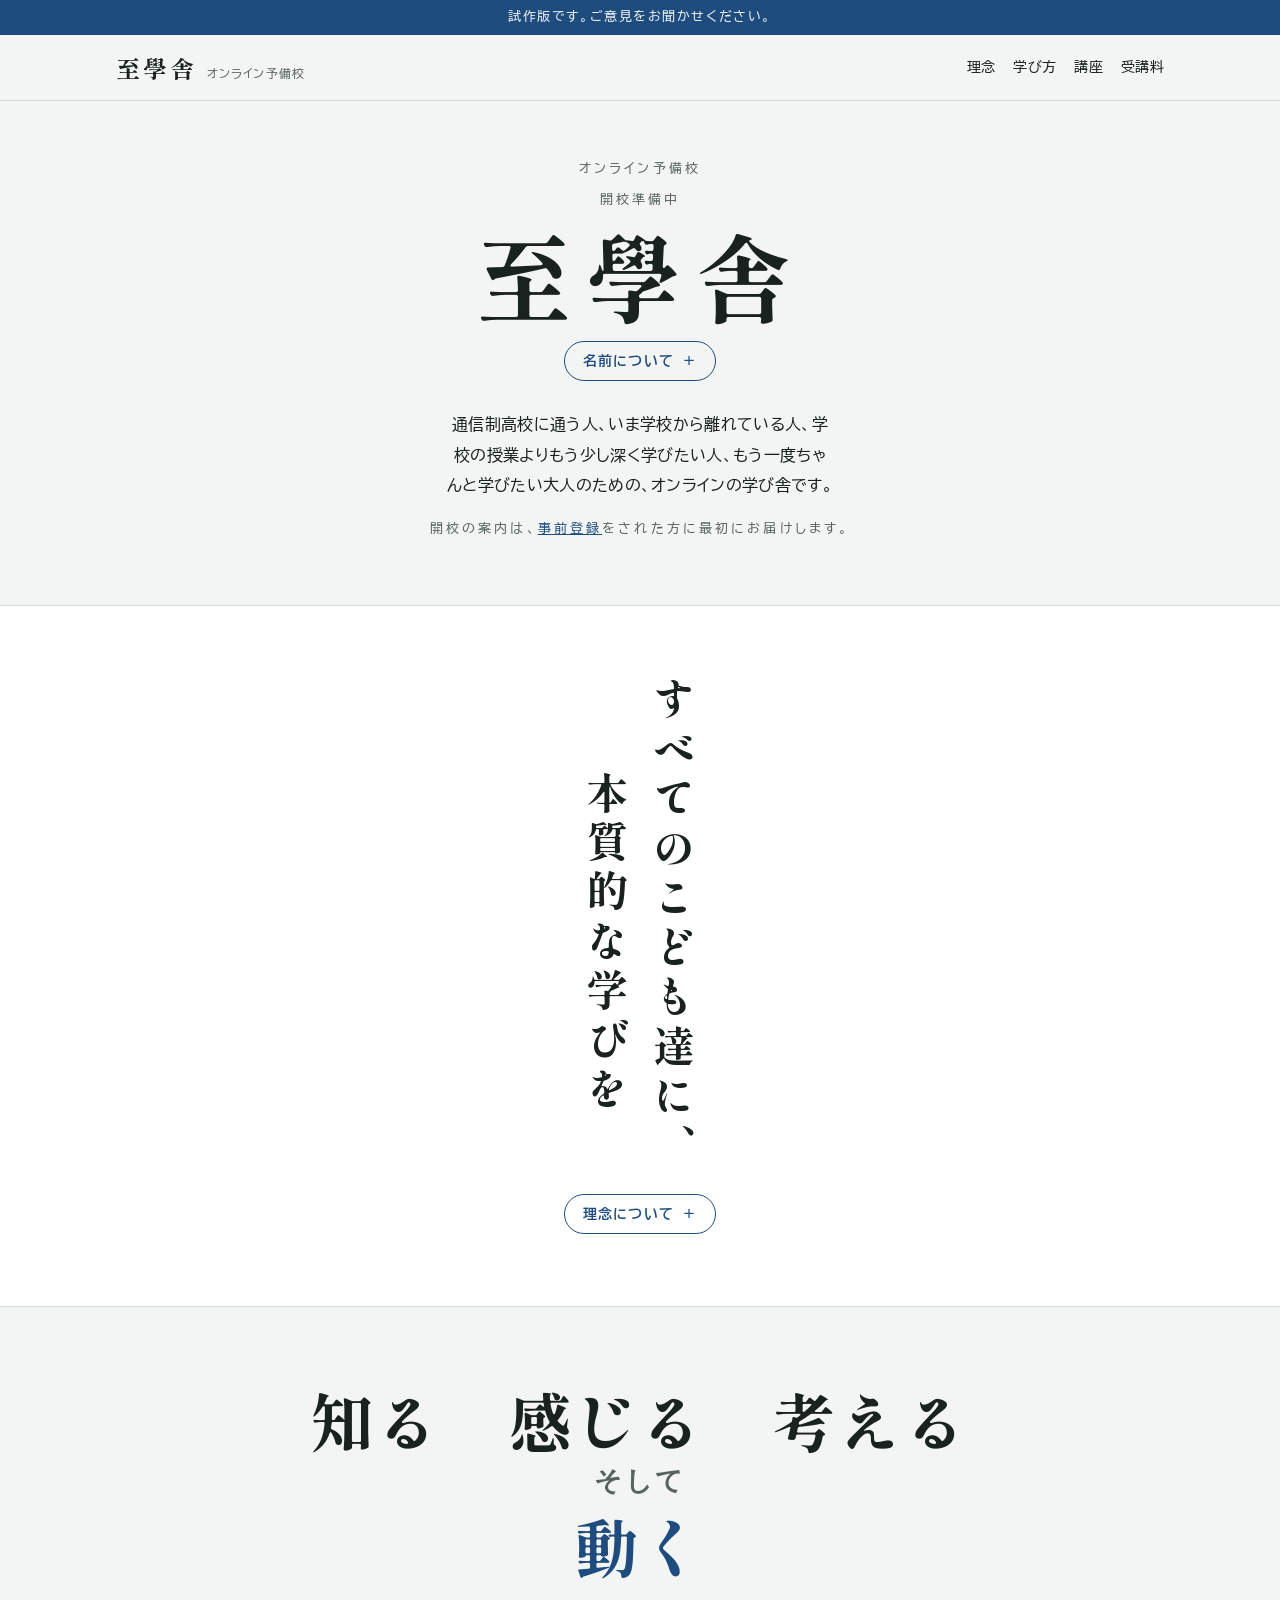
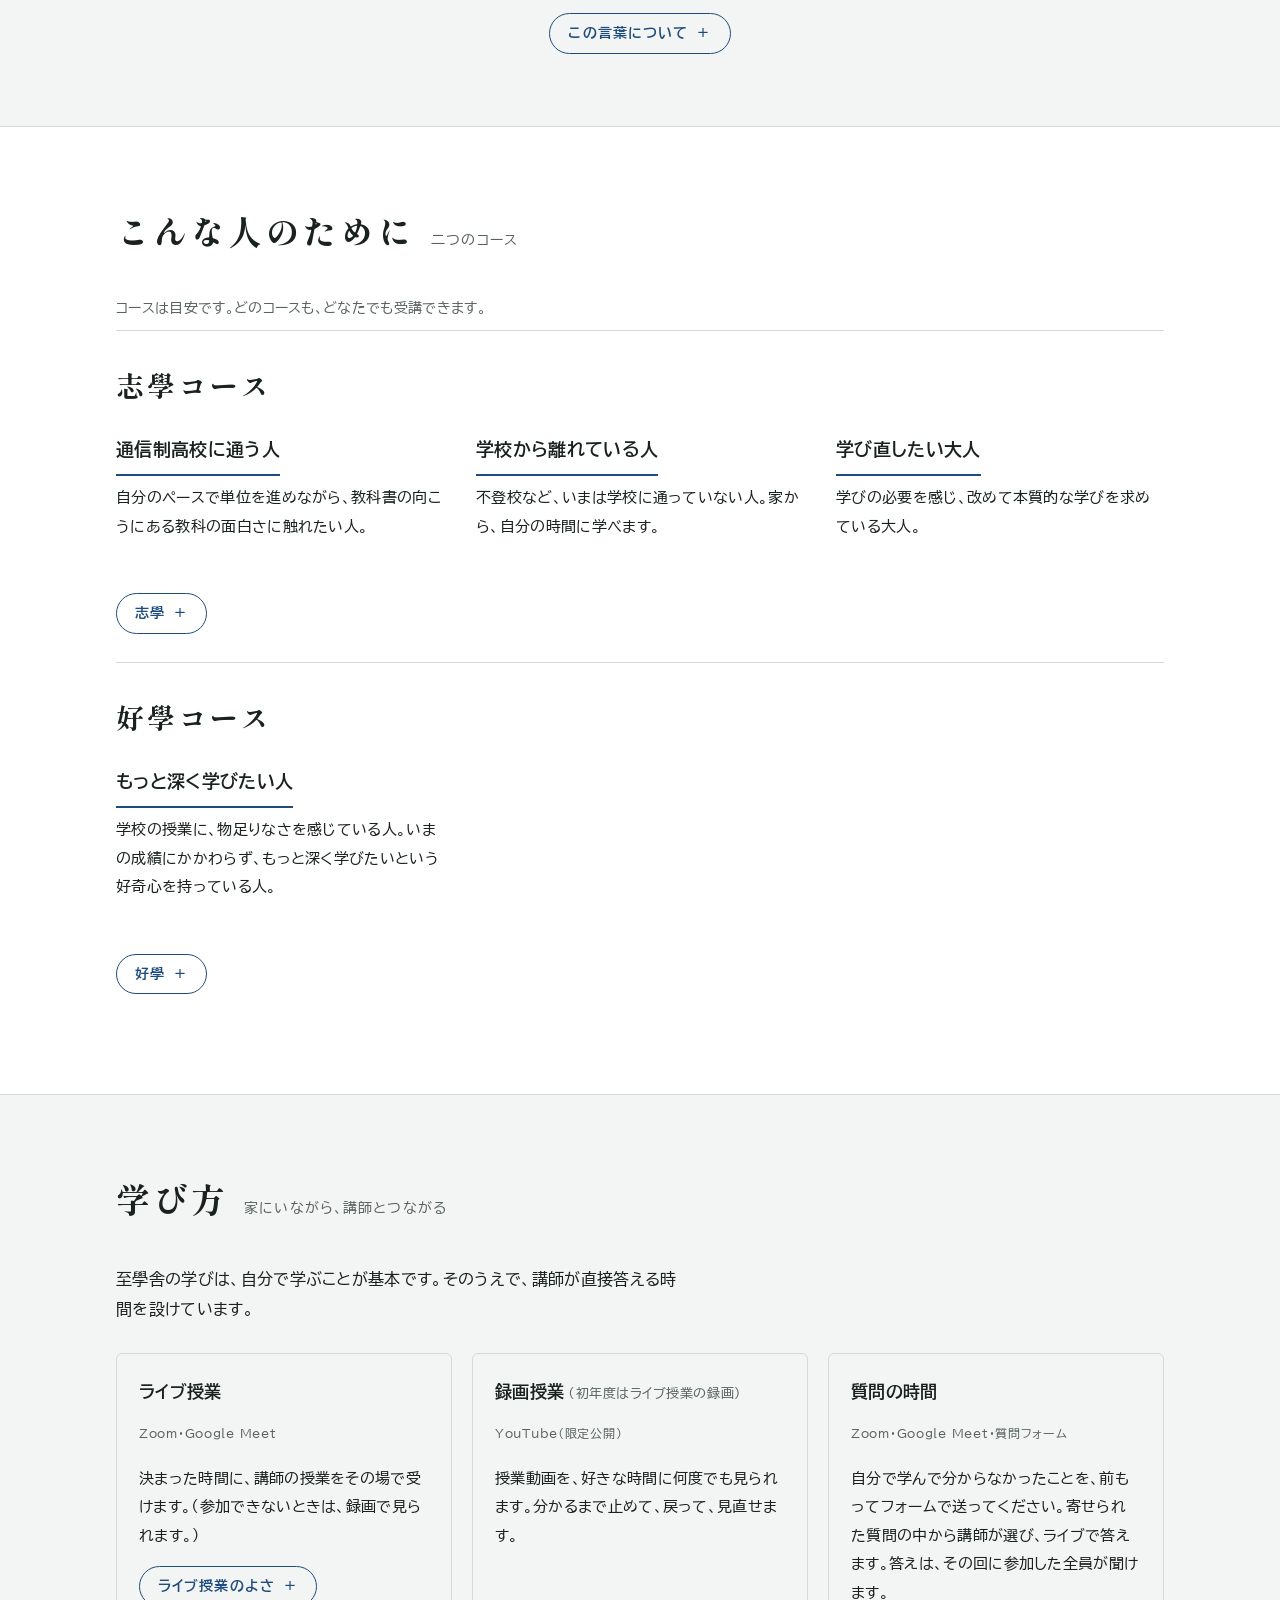
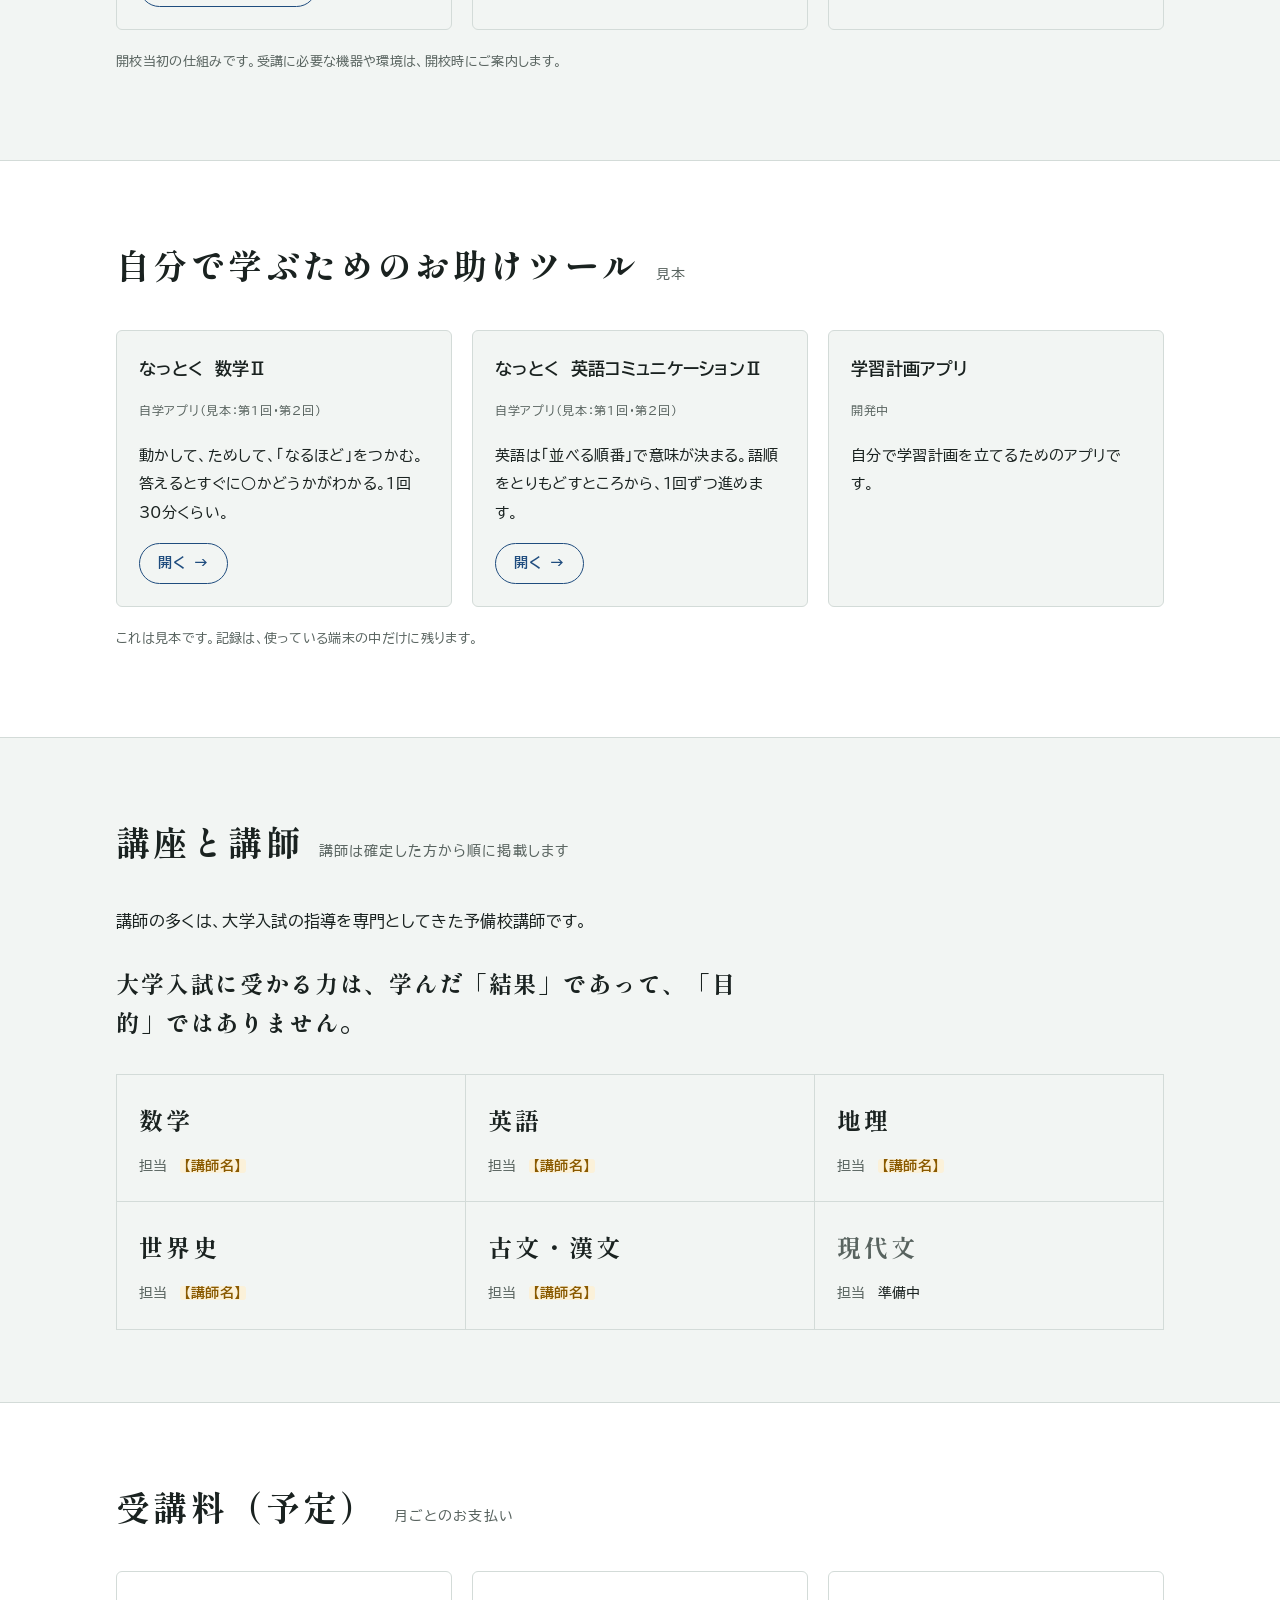
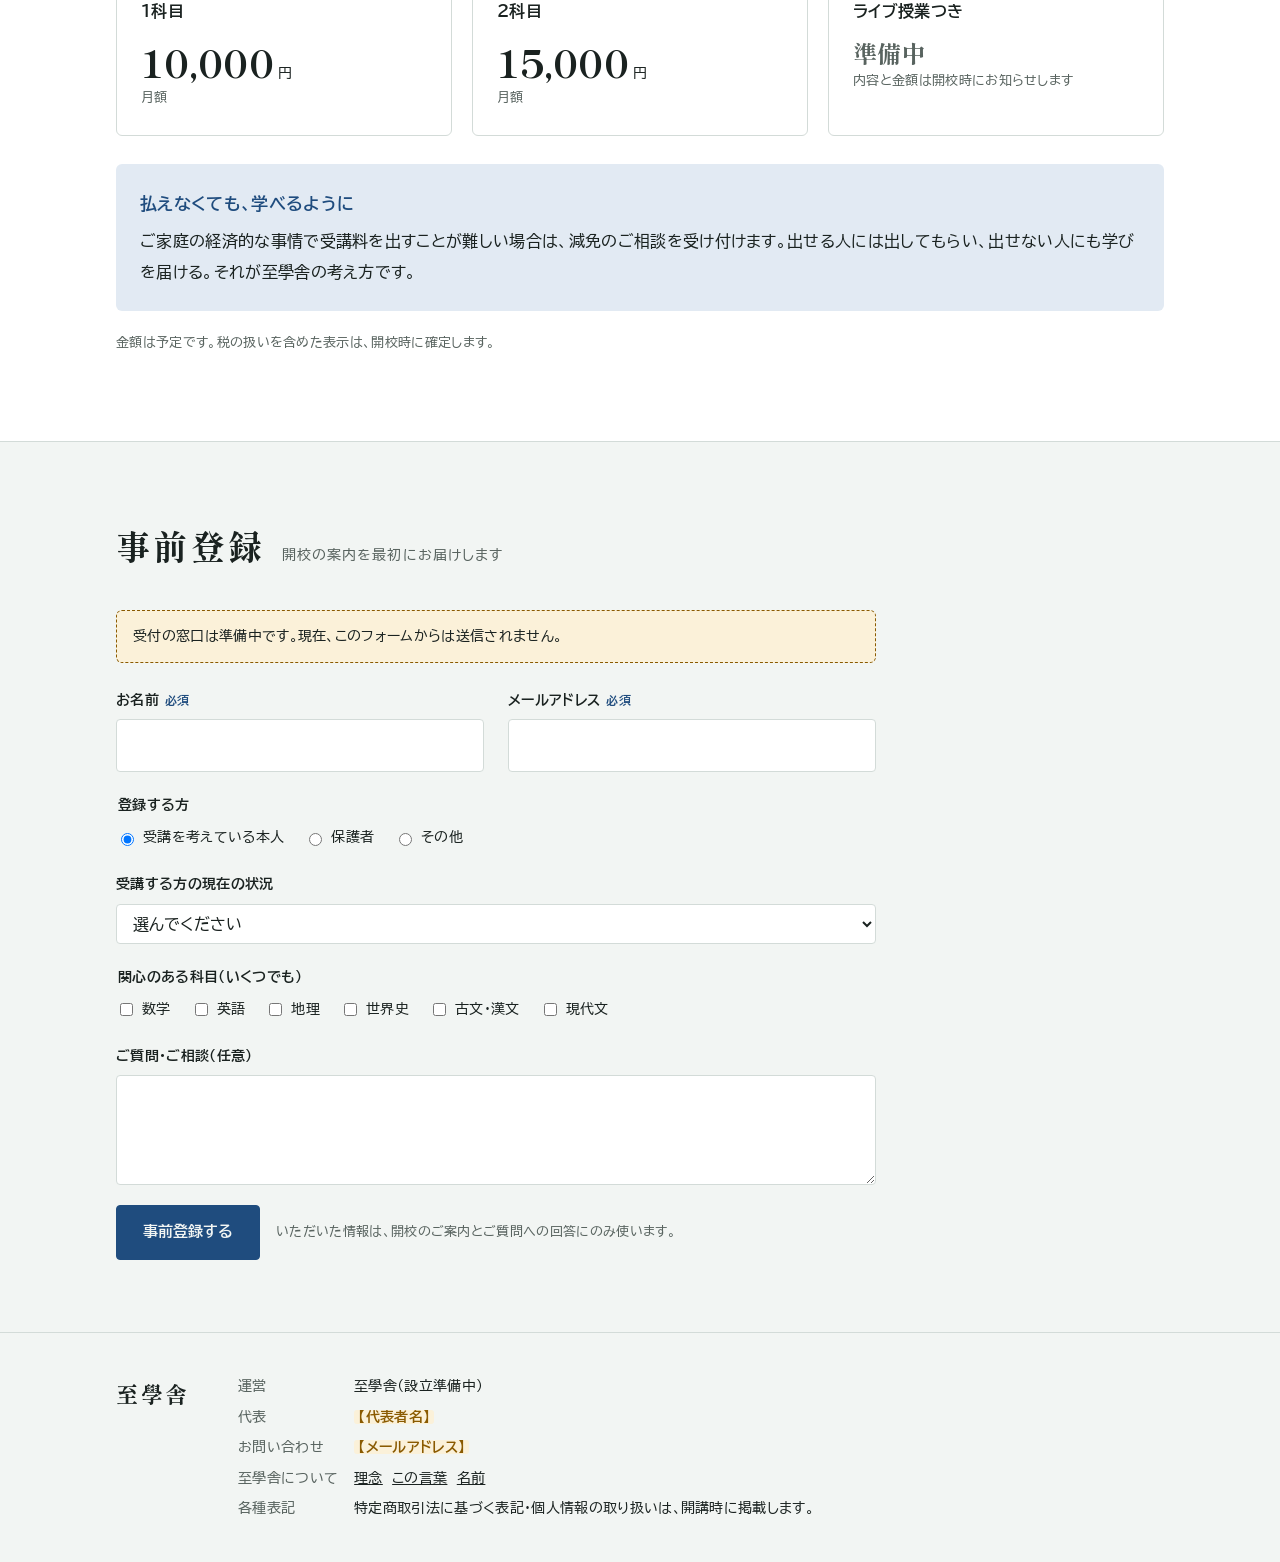
<file: index.html>
<!doctype html><html lang="ja"><head><meta name="robots" content="noindex, nofollow"><meta charset=utf8><meta name=viewport content="width=device-width,initial-scale=1,viewport-fit=cover"><style>:root{color-scheme:light;box-sizing:border-box;padding-top:env(safe-area-inset-top,0px);padding-bottom:env(safe-area-inset-bottom,0px)}html{scroll-padding-top:env(safe-area-inset-top,0px)}body{margin:0;padding:0;font:14px -apple-system,BlinkMacSystemFont,sans-serif;background:#fff;color:#000}img{max-width:100%}[hidden]:not([hidden=until-found i]){display:none!important}</style></head><body>
<title>至學舎</title>
<meta name="claude:viewport-fit-sides" content="cover">
<meta name="description" content="オンライン予備校 至學舎。すべてのこども達に、本質的な学びを。開校準備中・事前登録受付予定。">
<link rel="preconnect" href="https://fonts.googleapis.com">
<link rel="preconnect" href="https://fonts.gstatic.com" crossorigin>
<link rel="stylesheet" href="https://fonts.googleapis.com/css2?family=BIZ+UDPGothic:wght@400;700&family=Shippori+Mincho+B1:wght@600;800&display=swap">
<link rel="stylesheet" href="site.css">

<div class="proto-band" role="note">試作版です。ご意見をお聞かせください。</div>
<header class="site-head">
  <div class="wrap">
    <a class="brand" href="#top"><b>至學舎</b><small>オンライン予備校</small></a>
    <nav class="nav" aria-label="サイトの案内">
      <a href="rinen.html">理念</a>
      <a href="#how">学び方</a>
      <a href="#courses">講座</a>
      <a href="#price">受講料</a>
    </nav>
  </div>
</header>

<main id="top">
  <section class="hero">
    <div class="wrap">
      <div class="hero-text">
        <p class="eyebrow">オンライン予備校</p>
        <h1>至學舎</h1>
        <button type="button" class="about-btn" aria-expanded="false" aria-controls="name-box">名前について</button>
        <div class="toggle-box" id="name-box" hidden>
          <h3 class="tb-h">至</h3>
          <p>「至」は、逆さにした矢と、その届いた先を示す「一」とから成る字とされます。矢の至るところ、を表します。意味は「いたる」「きわまる」「この上ない」などです。</p>
          <p>学びたいと思った時点で、矢はもう放たれています。至學舎は、その矢が届く場所でありたいと考えています。</p>
          <h3 class="tb-h">至誠と「動く」</h3>
          <p class="tb-quote">至誠にして動かざる者は、未だ之れ有らざるなり</p>
          <p>「至」は、「至誠」の至でもあります。まごころを尽くして、それで動かないものはない。孟子の言葉です。</p>
          <p>吉田松陰は、江戸へ送られるとき、この一句を白い木綿の布に書いて手ぬぐいに縫いつけ、携えて行きました。そして、その布を評定所に残しました。自分の志を表すためだったと、『留魂録』に記しています。</p>
          <p>「知る　感じる　考える　そして　動く」の「動く」は、この言葉につながっています。</p>
          <p class="src">字の成り立ち：白川静『字通』による。出典：『孟子』離婁上、吉田松陰『留魂録』</p>
        </div>
        <span class="status">開校準備中</span>
        <p class="lead">通信制高校に通う人、いま学校から離れている人、学校の授業よりもう少し深く学びたい人、もう一度ちゃんと学びたい大人のための、オンラインの学び舎です。</p>
        <p class="hero-notice">開校の案内は、<a href="#entry">事前登録</a>をされた方に最初にお届けします。</p>
      </div>
    </div>
  </section>

  <section class="band alt motto-band" id="rinen">
    <div class="wrap">
      <div class="motto-col">
        <p class="motto" aria-label="すべてのこども達に、本質的な学びを"><span>すべてのこども達に、</span><span>本質的な学びを</span></p>
        <button type="button" class="about-btn" aria-expanded="false" aria-controls="rinen-box">理念について</button>
        <div class="toggle-box" id="rinen-box" hidden>
          <ul class="tenets">
        <li>知識は、覚えるためではなく、考えるための道具です。</li>
        <li>答えを渡すのではなく、問いを返します。</li>
        <li>誤りを恥じない。誤りの構造を問う。</li>
        <li>深く学んだ人は、その力を、自分のためだけに使うことに物足りなさを覚えるようになります。至學舎は、そういう人が育つ基礎をつくりたいと考えています。</li>
      </ul>
        </div>
      </div>
    </div>
  </section>

  <section class="band" id="philosophy">
    <div class="wrap">
      <h2 class="words3" aria-label="知る　感じる　考える　そして　動く">
        <span class="l1">知る　感じる　考える</span>
        <span class="l2">そして</span>
        <span class="l3">動く</span>
      </h2>
      <button type="button" class="about-btn" aria-expanded="false" aria-controls="kotoba-box">この言葉について</button>
      <div class="toggle-box wide" id="kotoba-box" hidden>
      <ol class="steps">
        <li><span class="num">一</span><h3>知る</h3><p>まず、知る。知識は、覚えて終わりにするものではありません。感じ、考えるための材料です。</p></li>
        <li><span class="num">二</span><h3>感じる</h3><p>知ったことに、何かが引っかかる。不思議だ、面白い、分からない。その感覚を大切にします。</p></li>
        <li><span class="num">三</span><h3>考える</h3><p>感じたことを手がかりに、筋道を立てて考えます。暗記の前に、納得を置きます。</p></li>
        <li><span class="num">四</span><h3>動く</h3><p>強いられて動くのではなく、心が動き、自ずと自らの意思で動き出す。学んだ人が、次の誰かの火種になります。</p></li>
      </ol>
      <p class="steps-foot">知ることと感じることが、考えることに先立つ。至學舎は、この順番を大切にしています。</p>
      <div class="origin toggle-box wide shigaku-box" id="chiko-box">
          <p class="quote">知行合一<small>ちこうごういつ</small></p>
          <div class="body">
            <h4 class="vh">知行合一</h4>
            <div class="prose">
              <p>「知行合一」は、明の王陽明が説いた考えです。知ることと行うことは、本来二つに分けられない、とするものです。王陽明の言葉を集めた『伝習録』に見えます。</p>
              <p class="kicker">知ることと、動くことは、ひとつです。</p>
            </div>
          </div>
      </div>
      </div>
    </div>
  </section>

  <section class="band alt" id="who">
    <div class="wrap">
      <div class="sec-head"><h2>こんな人のために</h2><p>二つのコース</p></div>
      <p class="course-note">コースは目安です。どのコースも、どなたでも受講できます。</p>

      <div class="course-block">
        <h3 class="ct">志學コース</h3>
        <div class="who">
          <div><h4>通信制高校に通う人</h4><p>自分のペースで単位を進めながら、教科書の向こうにある教科の面白さに触れたい人。</p></div>
          <div><h4>学校から離れている人</h4><p>不登校など、いまは学校に通っていない人。家から、自分の時間に学べます。</p></div>
          <div><h4>学び直したい大人</h4><p>学びの必要を感じ、改めて本質的な学びを求めている大人。</p></div>
        </div>
        <button type="button" class="about-btn" aria-expanded="false" aria-controls="shigaku-box">志學</button>
      <div class="origin toggle-box wide shigaku-box" id="shigaku-box" hidden>
      <p class="quote">吾十有五而志于學<small>吾、十有五にして學に志す</small></p>
      <div class="body">
        <h3 class="vh">志學</h3>
        <div class="prose">
          <p>「志學」は、『論語』為政篇の「吾十有五而志于學（吾、十有五にして學に志す）」に由来する言葉です。孔子が、十五歳で學問を志したと語った一節で、そこから十五歳を指す言葉にもなりました。</p>
          <p class="kicker">学ぶと決めた日が、その人の志學です。</p>
        </div>
      </div>
      </div>
      </div>

      <div class="course-block">
        <h3 class="ct">好學コース</h3>
        <div class="who">
          <div><h4>もっと深く学びたい人</h4><p>学校の授業に、物足りなさを感じている人。いまの成績にかかわらず、もっと深く学びたいという好奇心を持っている人。</p></div>
        </div>
        <button type="button" class="about-btn" aria-expanded="false" aria-controls="kogaku-box">好學</button>
        <div class="origin toggle-box wide shigaku-box" id="kogaku-box" hidden>
          <p class="quote">有顏回者好學<small>顔回なる者有り、學を好む</small></p>
          <div class="body">
            <h4 class="vh">好學</h4>
            <div class="prose">
              <p>「好學」は、『論語』雍也篇の言葉です。弟子の中で誰が學を好むかと問われた孔子は、「有顏回者好學（顔回なる者有り、學を好む）」と答えました。</p>
              <p class="kicker">學ぶことを好む。深い學びは、そこから始まります。</p>
            </div>
          </div>
        </div>
      </div>
    </div>
  </section>

  <section class="band" id="how">
    <div class="wrap">
      <div class="sec-head"><h2>学び方</h2><p>家にいながら、講師とつながる</p></div>
      <p class="prose" style="margin:0 0 28px">至學舎の学びは、自分で学ぶことが基本です。そのうえで、講師が直接答える時間を設けています。</p>
      <div class="methods">
        <div class="method"><h3>ライブ授業</h3><p class="tool">Zoom・Google Meet</p><p>決まった時間に、講師の授業をその場で受けます。（参加できないときは、録画で見られます。）</p>
          <button type="button" class="about-btn" aria-expanded="false" aria-controls="live-box">ライブ授業のよさ</button>
          <div class="toggle-box" id="live-box" hidden>
            <ul class="merits">
              <li>その場の空気を感じながら学べます。教科の知識だけでなく、考え方の運びや、講師の熱も伝わります。</li>
              <li>講師は、受講生の反応を見ながら話を進めます。同じ内容でも、その日の受講生に合わせた授業になります。</li>
              <li>講師たちの経験では、受講生の反応がよいのは、対面、ライブ、録画の順です。至學舎がライブを中心にする理由です。</li>
            </ul>
            <p class="kicker">「知る」だけでなく、「感じる」「考える」へ。</p>
          </div>
        </div>
        <div class="method"><h3>録画授業<small class="note-inline">（初年度はライブ授業の録画）</small></h3><p class="tool">YouTube（限定公開）</p><p>授業動画を、好きな時間に何度でも見られます。分かるまで止めて、戻って、見直せます。</p></div>
        <div class="method"><h3>質問の時間</h3><p class="tool">Zoom・Google Meet・質問フォーム</p><p>自分で学んで分からなかったことを、前もってフォームで送ってください。寄せられた質問の中から講師が選び、ライブで答えます。答えは、その回に参加した全員が聞けます。</p></div>
      </div>
      <p class="note">開校当初の仕組みです。受講に必要な機器や環境は、開校時にご案内します。</p>
    </div>
  </section>

  <section class="band alt" id="sample">
    <div class="wrap">
      <div class="sec-head"><h2>自分で学ぶためのお助けツール</h2><p>見本</p></div>
      <div class="methods tools">
        <div class="method"><h3>なっとく　数学Ⅱ</h3><p class="tool">自学アプリ（見本：第1回・第2回）</p><p>動かして、ためして、「なるほど」をつかむ。答えるとすぐに○かどうかがわかる。1回30分くらい。</p><a class="about-btn" href="tools/nattoku-math.html">開く</a></div>
        <div class="method"><h3>なっとく　英語コミュニケーションⅡ</h3><p class="tool">自学アプリ（見本：第1回・第2回）</p><p>英語は「並べる順番」で意味が決まる。語順をとりもどすところから、1回ずつ進めます。</p><a class="about-btn" href="tools/nattoku-eigo.html">開く</a></div>
        <div class="method"><h3>学習計画アプリ</h3><p class="tool">開発中</p><p>自分で学習計画を立てるためのアプリです。</p></div>
      </div>
      <p class="note">これは見本です。記録は、使っている端末の中だけに残ります。</p>
    </div>
  </section>

  <section class="band" id="courses">
    <div class="wrap">
      <div class="sec-head"><h2>講座と講師</h2><p>講師は確定した方から順に掲載します</p></div>
      <div class="teacher-note">
        <p>講師の多くは、大学入試の指導を専門としてきた予備校講師です。</p>
        <p class="kicker">大学入試に受かる力は、学んだ「結果」であって、「目的」ではありません。</p>
      </div>
      <div class="courses">
        <div class="course"><h3>数学</h3><dl><dt>担当</dt><dd><span class="ph">【講師名】</span></dd></dl></div>
        <div class="course"><h3>英語</h3><dl><dt>担当</dt><dd><span class="ph">【講師名】</span></dd></dl></div>
        <div class="course"><h3>地理</h3><dl><dt>担当</dt><dd><span class="ph">【講師名】</span></dd></dl></div>
        <div class="course"><h3>世界史</h3><dl><dt>担当</dt><dd><span class="ph">【講師名】</span></dd></dl></div>
        <div class="course"><h3>古文・漢文</h3><dl><dt>担当</dt><dd><span class="ph">【講師名】</span></dd></dl></div>
        <div class="course soon"><h3>現代文</h3><dl><dt>担当</dt><dd>準備中</dd></dl></div>
      </div>
    </div>
  </section>

  <section class="band alt" id="price">
    <div class="wrap">
      <div class="sec-head"><h2>受講料（予定）</h2><p>月ごとのお支払い</p></div>
      <div class="prices">
        <div class="price"><h3>1科目</h3><p class="amt">10,000<small>円</small></p><p class="per">月額</p></div>
        <div class="price"><h3>2科目</h3><p class="amt">15,000<small>円</small></p><p class="per">月額</p></div>
        <div class="price soon"><h3>ライブ授業つき</h3><p class="amt">準備中</p><p class="per">内容と金額は開校時にお知らせします</p></div>
      </div>
      <div class="support">
        <h3>払えなくても、学べるように</h3>
        <p>ご家庭の経済的な事情で受講料を出すことが難しい場合は、減免のご相談を受け付けます。出せる人には出してもらい、出せない人にも学びを届ける。それが至學舎の考え方です。</p>
      </div>
      <p class="note">金額は予定です。税の扱いを含めた表示は、開校時に確定します。</p>
    </div>
  </section>

  <section class="band" id="entry">
    <div class="wrap">
      <div class="sec-head"><h2>事前登録</h2><p>開校の案内を最初にお届けします</p></div>
      <p class="form-alert">受付の窓口は準備中です。現在、このフォームからは送信されません。</p>
      <form id="entryForm" class="form-grid" novalidate>
        <div class="field"><label for="f-name">お名前<span class="req">必須</span></label><input id="f-name" name="name" type="text" autocomplete="name" required></div>
        <div class="field"><label for="f-mail">メールアドレス<span class="req">必須</span></label><input id="f-mail" name="email" type="email" autocomplete="email" required></div>
        <fieldset class="field full">
          <legend>登録する方</legend>
          <div class="choices">
            <label><input type="radio" id="f-role-self" name="role" value="本人" checked> 受講を考えている本人</label>
            <label><input type="radio" id="f-role-parent" name="role" value="保護者"> 保護者</label>
            <label><input type="radio" id="f-role-other" name="role" value="その他"> その他</label>
          </div>
        </fieldset>
        <div class="field full"><label for="f-status">受講する方の現在の状況</label>
          <select id="f-status" name="status">
            <option value="">選んでください</option>
            <option>中学生</option>
            <option>高校生（全日制）</option>
            <option>高校生（通信制・定時制）</option>
            <option>いまは学校に通っていない</option>
            <option>社会人・大人</option>
            <option>その他</option>
          </select>
        </div>
        <fieldset class="field full">
          <legend>関心のある科目（いくつでも）</legend>
          <div class="choices">
            <label><input type="checkbox" id="f-c-math" name="subj" value="数学"> 数学</label>
            <label><input type="checkbox" id="f-c-eng" name="subj" value="英語"> 英語</label>
            <label><input type="checkbox" id="f-c-geo" name="subj" value="地理"> 地理</label>
            <label><input type="checkbox" id="f-c-hist" name="subj" value="世界史"> 世界史</label>
            <label><input type="checkbox" id="f-c-kobun" name="subj" value="古文・漢文"> 古文・漢文</label>
            <label><input type="checkbox" id="f-c-gen" name="subj" value="現代文"> 現代文</label>
          </div>
        </fieldset>
        <div class="field full"><label for="f-msg">ご質問・ご相談（任意）</label><textarea id="f-msg" name="message"></textarea></div>
        <div class="form-foot">
          <button class="btn primary" type="submit">事前登録する</button>
          <p>いただいた情報は、開校のご案内とご質問への回答にのみ使います。</p>
        </div>
        <p id="formResult" role="status" hidden></p>
      </form>
    </div>
  </section>
</main>

<footer class="site-foot">
  <div class="wrap">
    <b>至學舎</b>
    <dl>
      <dt>運営</dt><dd>至學舎（設立準備中）</dd>
      <dt>代表</dt><dd><span class="ph">【代表者名】</span></dd>
      <dt>お問い合わせ</dt><dd><span class="ph">【メールアドレス】</span></dd>
      <dt>至學舎について</dt><dd><a href="rinen.html">理念</a>　<a href="kotoba.html">この言葉</a>　<a href="yurai.html">名前</a></dd>
      <dt>各種表記</dt><dd>特定商取引法に基づく表記・個人情報の取り扱いは、開講時に掲載します。</dd>
    </dl>
  </div>
</footer>
<script>
(function(){
  document.querySelectorAll('button.about-btn[aria-controls]').forEach(function(b){
    var box=document.getElementById(b.getAttribute('aria-controls'));
    if(!box) return;
    b.addEventListener('click',function(){
      var open=box.hidden; box.hidden=!open; b.setAttribute('aria-expanded',String(open));
    });
  });
})();
</script>

<script>
(function(){
  var form = document.getElementById('entryForm');
  var out = document.getElementById('formResult');
  form.addEventListener('submit', function(e){
    e.preventDefault();
    var name = document.getElementById('f-name');
    var mail = document.getElementById('f-mail');
    if(!name.value.trim()){ out.textContent = 'お名前を入力してください。'; out.hidden = false; name.focus(); return; }
    if(!mail.value.trim() || !mail.checkValidity()){ out.textContent = 'メールアドレスを正しい形で入力してください（例：name@example.jp）。'; out.hidden = false; mail.focus(); return; }
    out.textContent = '入力内容に不足はありません。ただし受付の窓口が準備中のため、まだ送信はされていません。窓口ができしだい、このページでお知らせします。';
    out.hidden = false;
  });
})();
</script>

</body></html>
</file>
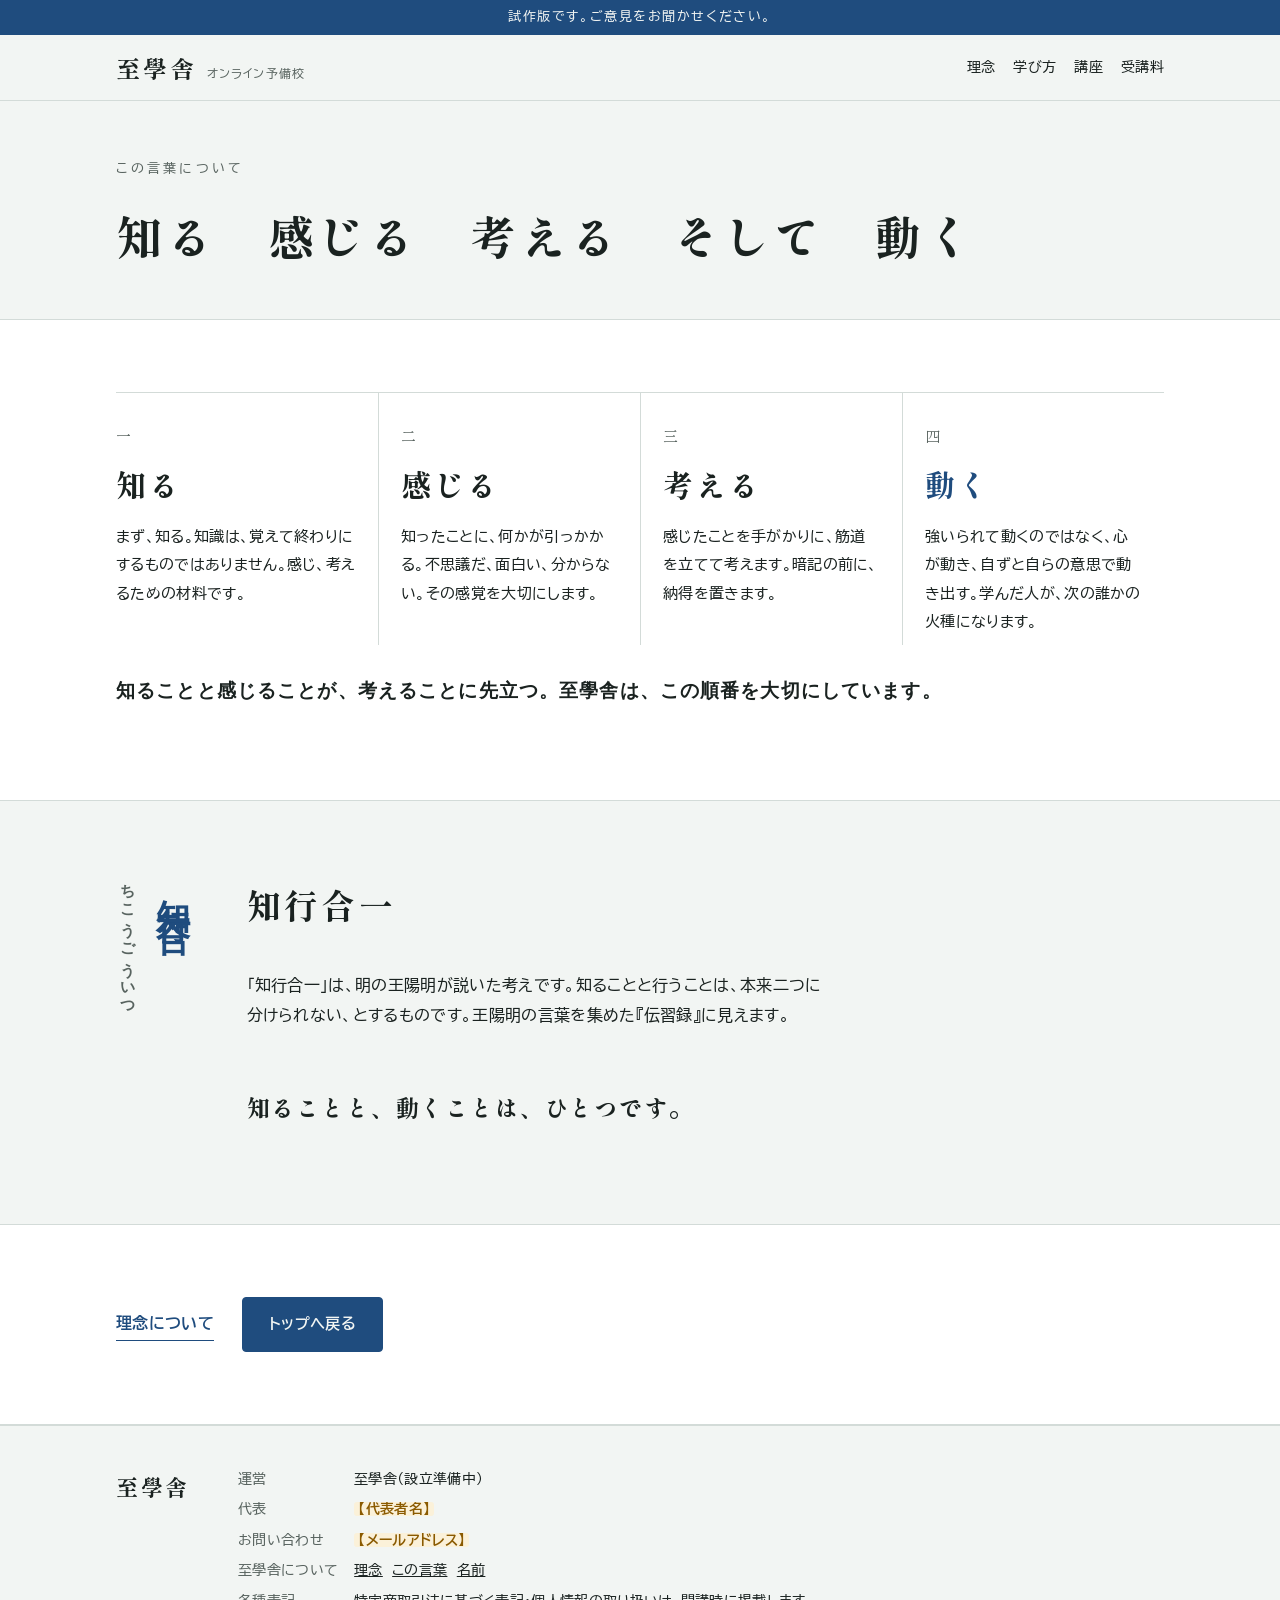
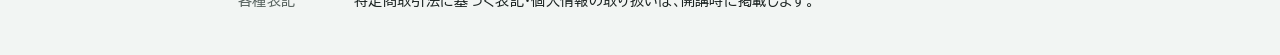
<file: kotoba.html>
<!doctype html>
<html lang="ja">
<head>
<meta name="robots" content="noindex, nofollow">
<meta charset="utf-8">
<meta name="viewport" content="width=device-width, initial-scale=1, viewport-fit=cover">
<title>至學舎 この言葉</title>
<meta name="claude:viewport-fit-sides" content="cover">
<link rel="preconnect" href="https://fonts.googleapis.com">
<link rel="preconnect" href="https://fonts.gstatic.com" crossorigin>
<link rel="stylesheet" href="https://fonts.googleapis.com/css2?family=BIZ+UDPGothic:wght@400;700&family=Shippori+Mincho+B1:wght@600;800&display=swap">
<link rel="stylesheet" href="site.css">
</head>
<body>
<div class="proto-band" role="note">試作版です。ご意見をお聞かせください。</div>
<header class="site-head">
  <div class="wrap">
    <a class="brand" href="index.html"><b>至學舎</b><small>オンライン予備校</small></a>
    <nav class="nav" aria-label="サイトの案内">
      <a href="rinen.html">理念</a>
      <a href="index.html#how">学び方</a>
      <a href="index.html#courses">講座</a>
      <a href="index.html#price">受講料</a>
    </nav>
  </div>
</header>
<main>
  <section class="page-hero">
    <div class="wrap"><p class="eyebrow">この言葉について</p><h1>知る　感じる　考える　そして　動く</h1></div>
  </section>
  <section class="band alt">
    <div class="wrap">
      <ol class="steps">
        <li><span class="num">一</span><h3>知る</h3><p>まず、知る。知識は、覚えて終わりにするものではありません。感じ、考えるための材料です。</p></li>
        <li><span class="num">二</span><h3>感じる</h3><p>知ったことに、何かが引っかかる。不思議だ、面白い、分からない。その感覚を大切にします。</p></li>
        <li><span class="num">三</span><h3>考える</h3><p>感じたことを手がかりに、筋道を立てて考えます。暗記の前に、納得を置きます。</p></li>
        <li><span class="num">四</span><h3>動く</h3><p>強いられて動くのではなく、心が動き、自ずと自らの意思で動き出す。学んだ人が、次の誰かの火種になります。</p></li>
      </ol>
      <p class="steps-foot">知ることと感じることが、考えることに先立つ。至學舎は、この順番を大切にしています。</p>
    </div>
  </section>
  <section class="band">
    <div class="wrap origin">
          <p class="quote">知行合一<small>ちこうごういつ</small></p>
          <div class="body">
            <div class="sec-head"><h2>知行合一</h2></div>
            <div class="prose">
              <p>「知行合一」は、明の王陽明が説いた考えです。知ることと行うことは、本来二つに分けられない、とするものです。王陽明の言葉を集めた『伝習録』に見えます。</p>
              <p class="kicker" style="margin-top:2.4em;font-family:var(--f-display);font-weight:800;font-size:clamp(19px,2.4vw,23px);letter-spacing:.08em">知ることと、動くことは、ひとつです。</p>
            </div>
          </div>
    </div>
  </section>
  <section class="band alt">
    <div class="wrap next-links">
      <a class="more" style="margin-top:0" href="rinen.html">理念について</a>
      <a class="btn primary" href="index.html">トップへ戻る</a>
    </div>
  </section>
</main>
<footer class="site-foot">
  <div class="wrap">
    <b>至學舎</b>
    <dl>
      <dt>運営</dt><dd>至學舎（設立準備中）</dd>
      <dt>代表</dt><dd><span class="ph">【代表者名】</span></dd>
      <dt>お問い合わせ</dt><dd><span class="ph">【メールアドレス】</span></dd>
      <dt>至學舎について</dt><dd><a href="rinen.html">理念</a>　<a href="kotoba.html">この言葉</a>　<a href="yurai.html">名前</a></dd>
      <dt>各種表記</dt><dd>特定商取引法に基づく表記・個人情報の取り扱いは、開講時に掲載します。</dd>
    </dl>
  </div>
</footer>
</body>
</html>
</file>
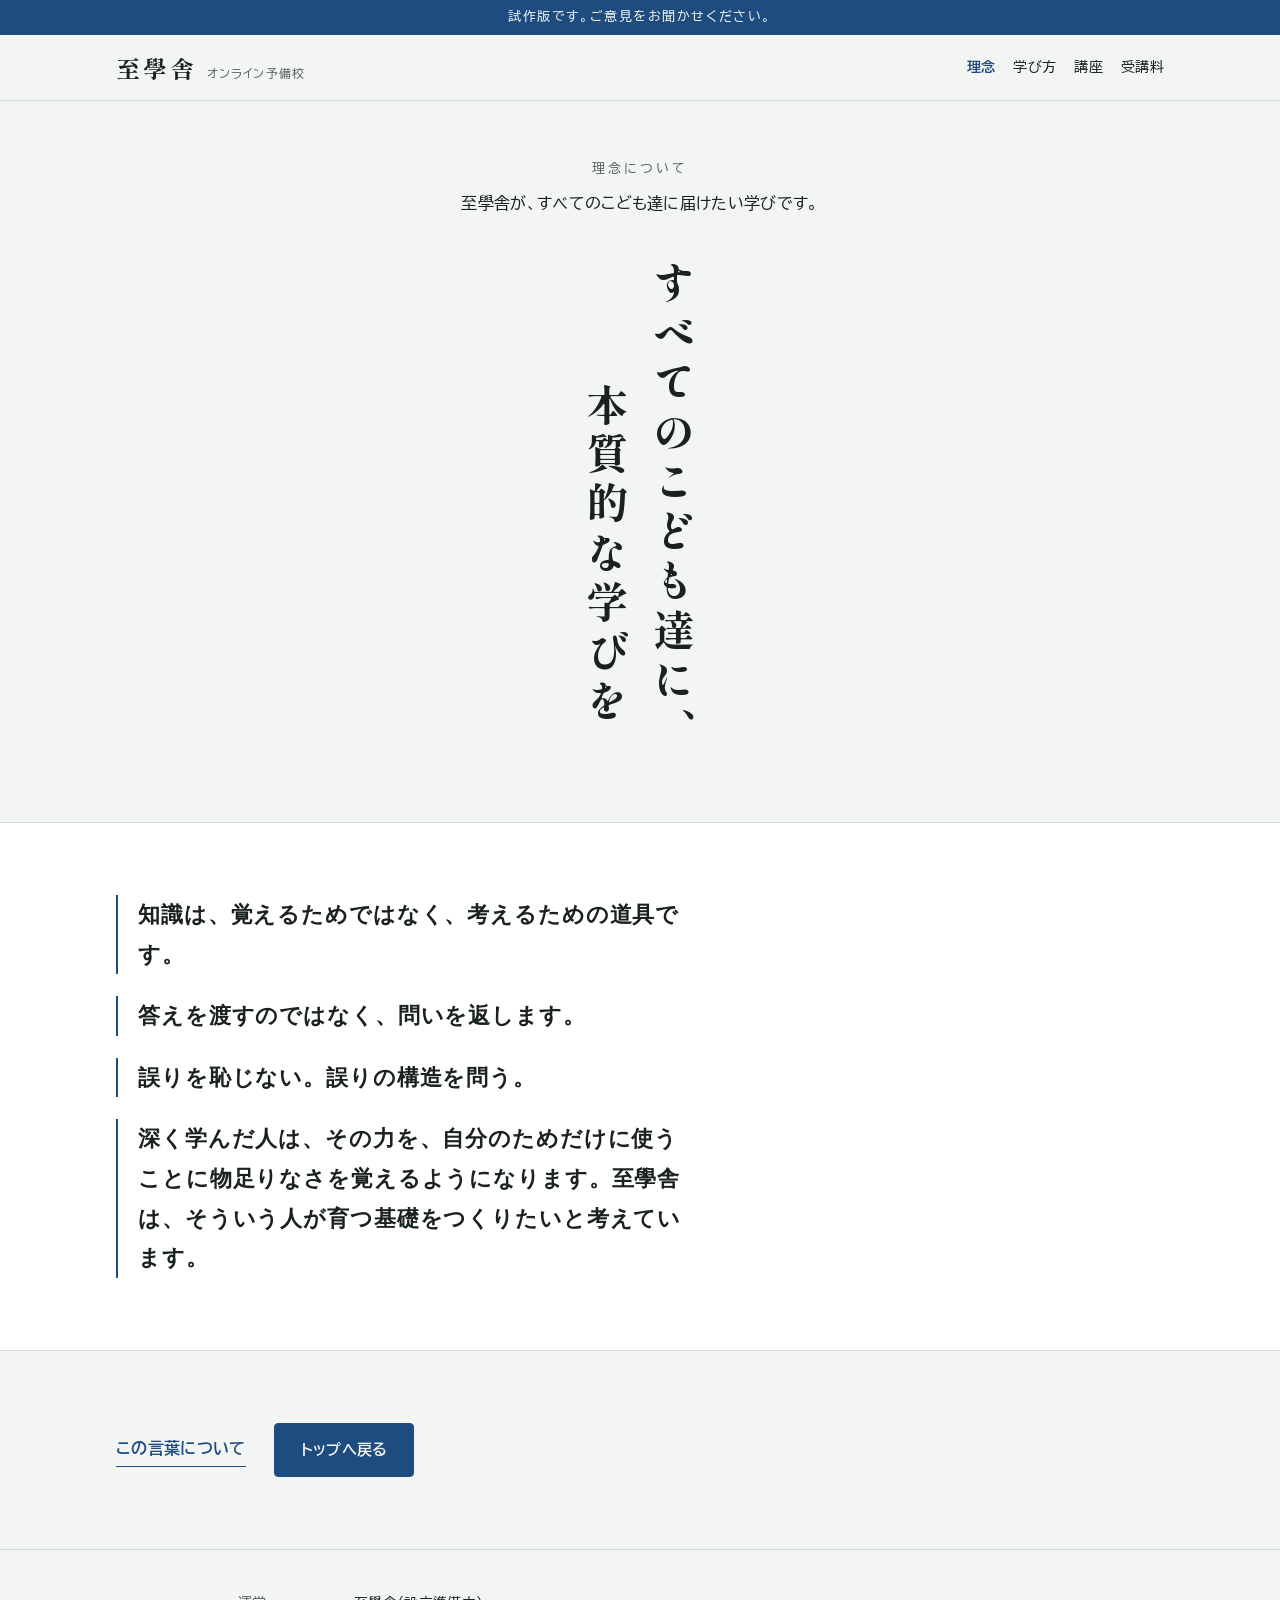
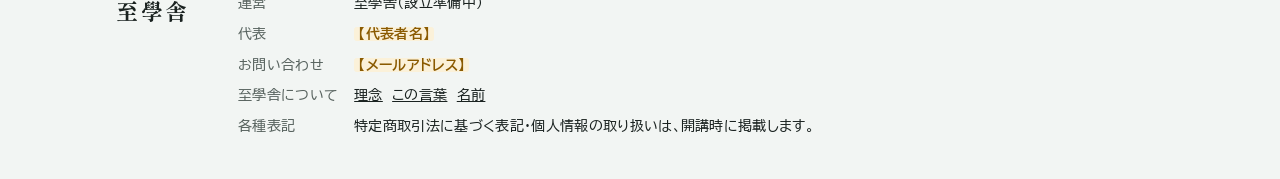
<file: rinen.html>
<!doctype html>
<html lang="ja">
<head>
<meta name="robots" content="noindex, nofollow">
<meta charset="utf-8">
<meta name="viewport" content="width=device-width, initial-scale=1, viewport-fit=cover">
<title>至學舎の理念</title>
<meta name="claude:viewport-fit-sides" content="cover">
<link rel="preconnect" href="https://fonts.googleapis.com">
<link rel="preconnect" href="https://fonts.gstatic.com" crossorigin>
<link rel="stylesheet" href="https://fonts.googleapis.com/css2?family=BIZ+UDPGothic:wght@400;700&family=Shippori+Mincho+B1:wght@600;800&display=swap">
<link rel="stylesheet" href="site.css">
</head>
<body>
<div class="proto-band" role="note">試作版です。ご意見をお聞かせください。</div>
<header class="site-head">
  <div class="wrap">
    <a class="brand" href="index.html"><b>至學舎</b><small>オンライン予備校</small></a>
    <nav class="nav" aria-label="サイトの案内">
      <a href="rinen.html" aria-current="page">理念</a>
      <a href="index.html#how">学び方</a>
      <a href="index.html#courses">講座</a>
      <a href="index.html#price">受講料</a>
    </nav>
  </div>
</header>
<main>
  <section class="hero">
    <div class="wrap">
      <div class="hero-text">
        <p class="eyebrow">理念について</p>
        <p class="lead">至學舎が、すべてのこども達に届けたい学びです。</p>
      </div>
      <p class="motto" aria-label="すべてのこども達に、本質的な学びを"><span>すべてのこども達に、</span><span>本質的な学びを</span></p>
    </div>
  </section>

  <section class="band alt">
    <div class="wrap">
      <ul class="tenets">
        <li>知識は、覚えるためではなく、考えるための道具です。</li>
        <li>答えを渡すのではなく、問いを返します。</li>
        <li>誤りを恥じない。誤りの構造を問う。</li>
        <li>深く学んだ人は、その力を、自分のためだけに使うことに物足りなさを覚えるようになります。至學舎は、そういう人が育つ基礎をつくりたいと考えています。</li>
      </ul>
    </div>
  </section>

  <section class="band">
    <div class="wrap next-links">
      <a class="more" style="margin-top:0" href="kotoba.html">この言葉について</a>
      <a class="btn primary" href="index.html">トップへ戻る</a>
    </div>
  </section>
</main>
<footer class="site-foot">
  <div class="wrap">
    <b>至學舎</b>
    <dl>
      <dt>運営</dt><dd>至學舎（設立準備中）</dd>
      <dt>代表</dt><dd><span class="ph">【代表者名】</span></dd>
      <dt>お問い合わせ</dt><dd><span class="ph">【メールアドレス】</span></dd>
      <dt>至學舎について</dt><dd><a href="rinen.html">理念</a>　<a href="kotoba.html">この言葉</a>　<a href="yurai.html">名前</a></dd>
      <dt>各種表記</dt><dd>特定商取引法に基づく表記・個人情報の取り扱いは、開講時に掲載します。</dd>
    </dl>
  </div>
</footer>
</body>
</html>
</file>
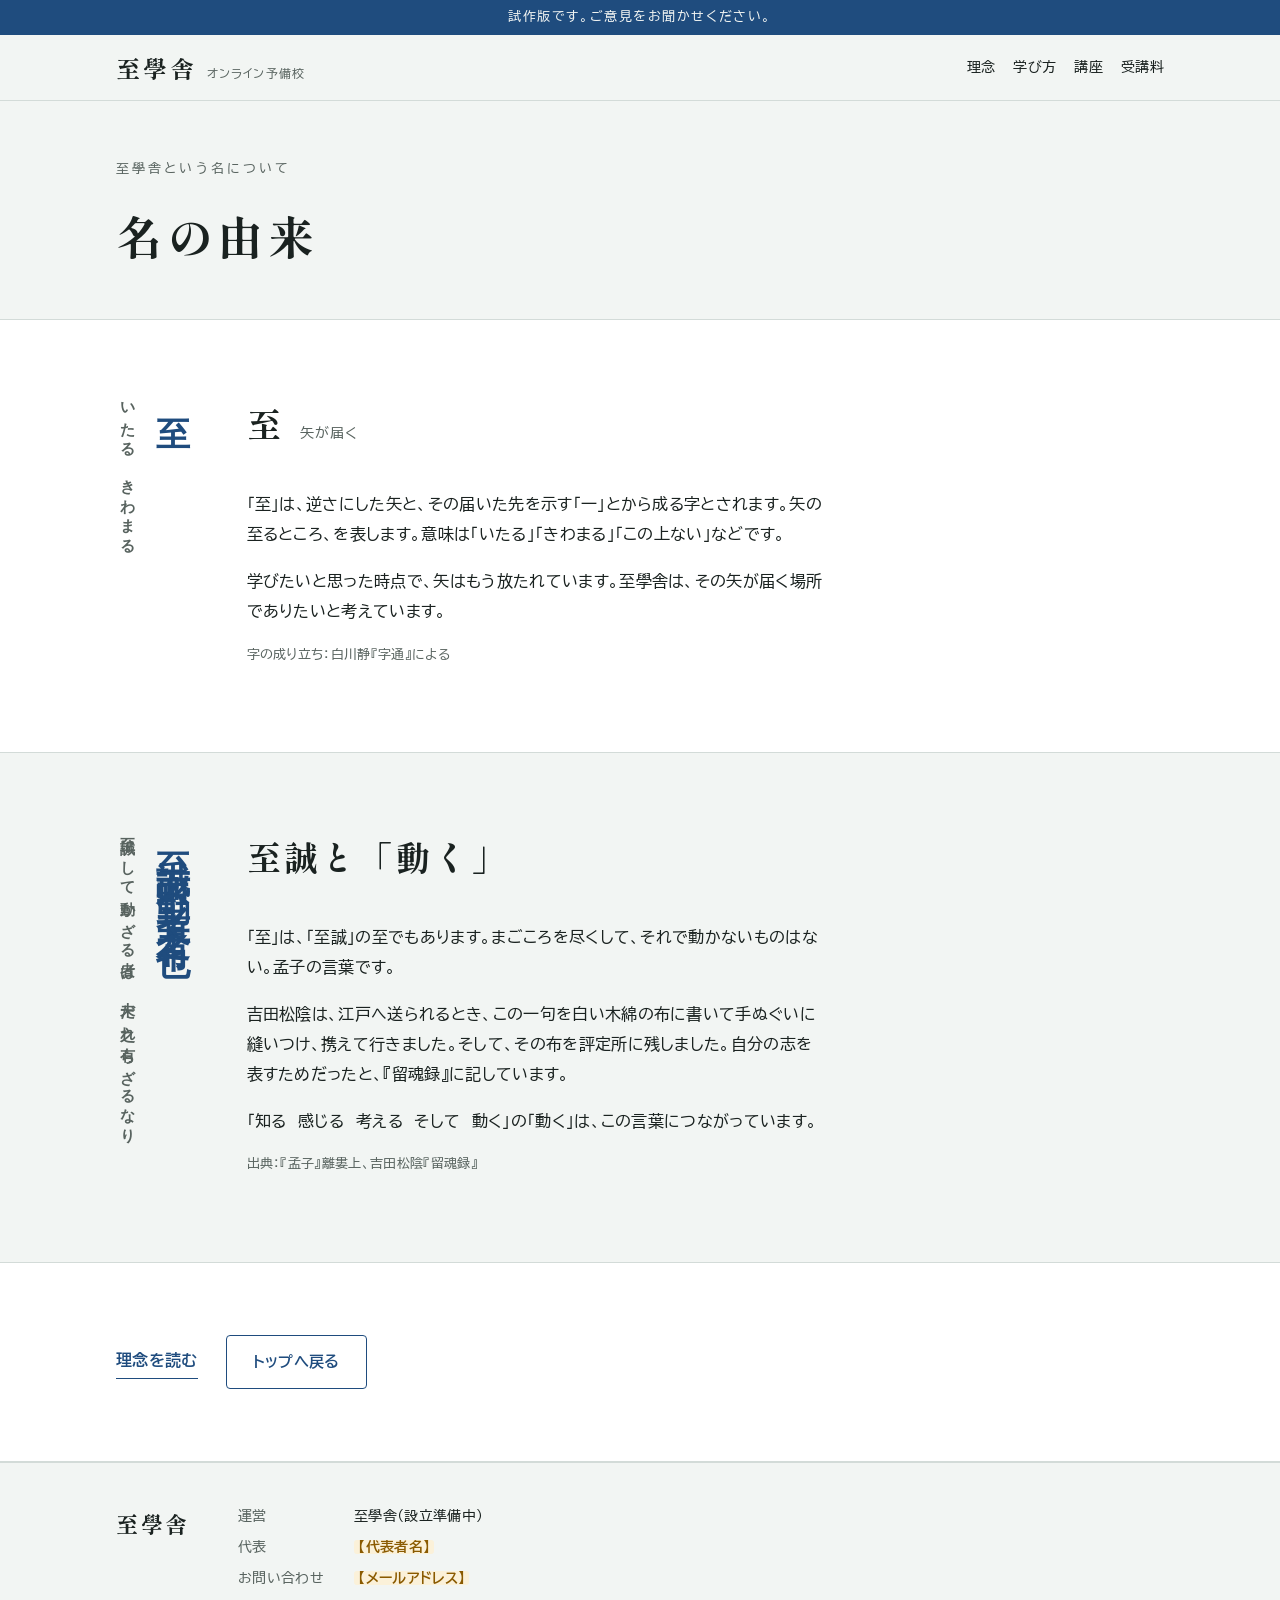
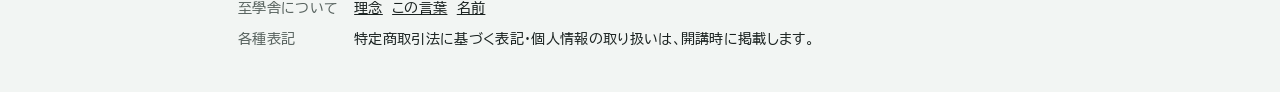
<file: yurai.html>
<!doctype html>
<html lang="ja">
<head>
<meta name="robots" content="noindex, nofollow">
<meta charset="utf-8">
<meta name="viewport" content="width=device-width, initial-scale=1, viewport-fit=cover">
<title>至學舎 名の由来</title>
<meta name="claude:viewport-fit-sides" content="cover">
<link rel="preconnect" href="https://fonts.googleapis.com">
<link rel="preconnect" href="https://fonts.gstatic.com" crossorigin>
<link rel="stylesheet" href="https://fonts.googleapis.com/css2?family=BIZ+UDPGothic:wght@400;700&family=Shippori+Mincho+B1:wght@600;800&display=swap">
<link rel="stylesheet" href="site.css">
</head>
<body>
<div class="proto-band" role="note">試作版です。ご意見をお聞かせください。</div>
<header class="site-head">
  <div class="wrap">
    <a class="brand" href="index.html"><b>至學舎</b><small>オンライン予備校</small></a>
    <nav class="nav" aria-label="サイトの案内">
      <a href="rinen.html">理念</a>
      <a href="index.html#how">学び方</a>
      <a href="index.html#courses">講座</a>
      <a href="index.html#price">受講料</a>
    </nav>
  </div>
</header>
<main>
  <section class="page-hero">
    <div class="wrap"><p class="eyebrow">至學舎という名について</p><h1>名の由来</h1></div>
  </section>
  <section class="band alt">
    <div class="wrap origin">
      <p class="quote">至<small>いたる　きわまる</small></p>
      <div class="body">
        <div class="sec-head"><h2>至</h2><p>矢が届く</p></div>
        <div class="prose">
          <p>「至」は、逆さにした矢と、その届いた先を示す「一」とから成る字とされます。矢の至るところ、を表します。意味は「いたる」「きわまる」「この上ない」などです。</p>
          <p>学びたいと思った時点で、矢はもう放たれています。至學舎は、その矢が届く場所でありたいと考えています。</p>
          <p class="src">字の成り立ち：白川静『字通』による</p>
        </div>
      </div>
    </div>
  </section>
  <section class="band">
    <div class="wrap origin">
      <p class="quote">至誠而不動者未之有也<small>至誠にして動かざる者は、未だ之れ有らざるなり</small></p>
      <div class="body">
        <div class="sec-head"><h2>至誠と「動く」</h2></div>
        <div class="prose">
          <p>「至」は、「至誠」の至でもあります。まごころを尽くして、それで動かないものはない。孟子の言葉です。</p>
          <p>吉田松陰は、江戸へ送られるとき、この一句を白い木綿の布に書いて手ぬぐいに縫いつけ、携えて行きました。そして、その布を評定所に残しました。自分の志を表すためだったと、『留魂録』に記しています。</p>
          <p>「知る　感じる　考える　そして　動く」の「動く」は、この言葉につながっています。</p>
          <p class="src">出典：『孟子』離婁上、吉田松陰『留魂録』</p>
        </div>
      </div>
    </div>
  </section>
  <section class="band alt">
    <div class="wrap next-links">
      <a class="more" style="margin-top:0" href="rinen.html">理念を読む</a>
      <a class="btn ghost" href="index.html">トップへ戻る</a>
    </div>
  </section>
</main>
<footer class="site-foot">
  <div class="wrap">
    <b>至學舎</b>
    <dl>
      <dt>運営</dt><dd>至學舎（設立準備中）</dd>
      <dt>代表</dt><dd><span class="ph">【代表者名】</span></dd>
      <dt>お問い合わせ</dt><dd><span class="ph">【メールアドレス】</span></dd>
      <dt>至學舎について</dt><dd><a href="rinen.html">理念</a>　<a href="kotoba.html">この言葉</a>　<a href="yurai.html">名前</a></dd>
      <dt>各種表記</dt><dd>特定商取引法に基づく表記・個人情報の取り扱いは、開講時に掲載します。</dd>
    </dl>
  </div>
</footer>
</body>
</html>
</file>
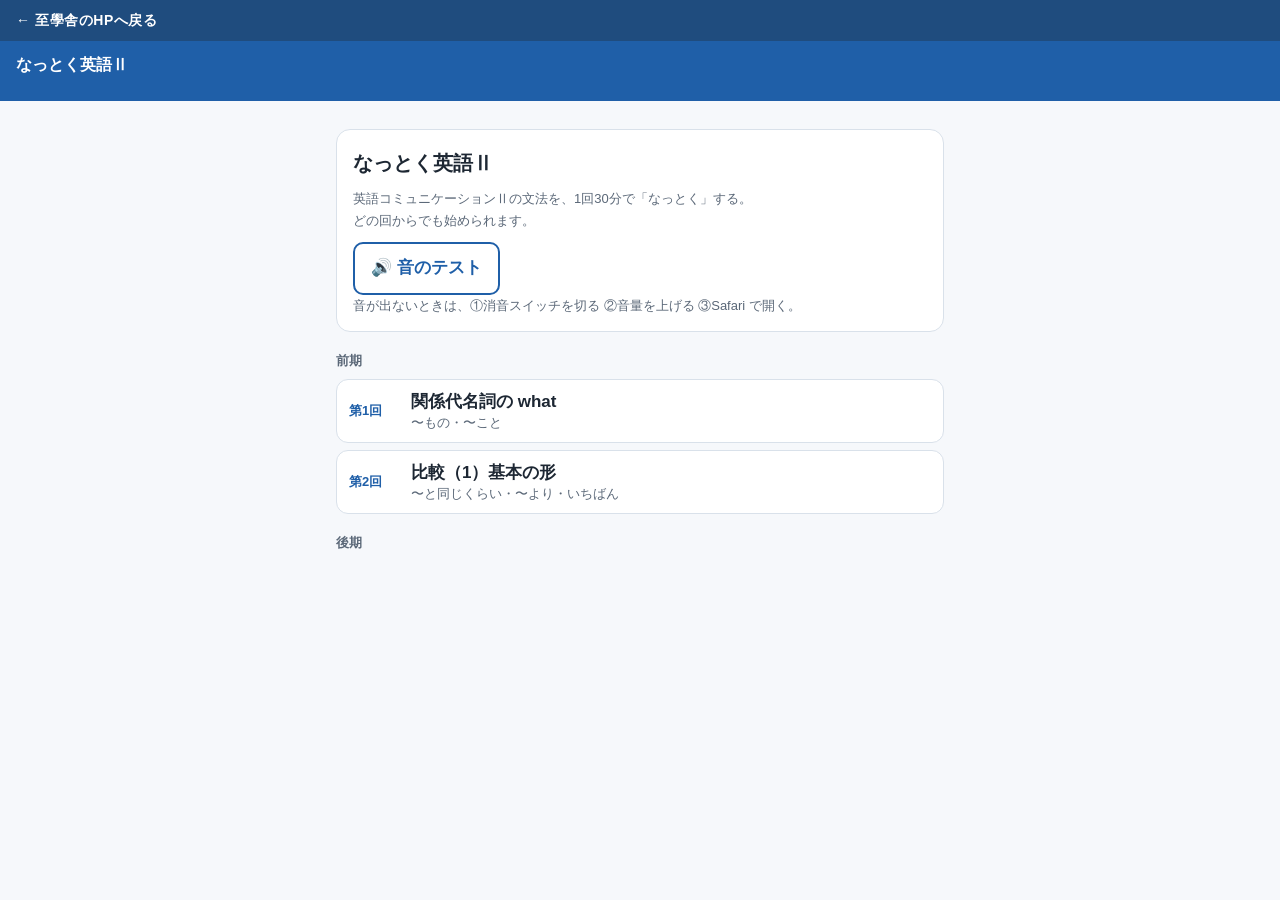
<file: tools/nattoku-eigo.html>
<!doctype html>
<html lang="ja">
<head>
<meta name="robots" content="noindex, nofollow">
<meta charset="utf-8">
<meta name="viewport" content="width=device-width,initial-scale=1,viewport-fit=cover">
<title>なっとく英語Ⅱ</title>
<style>
:root{--bg:#f6f8fb;--card:#fff;--ink:#1d2733;--sub:#5b6878;--line:#d9e1ea;--main:#1f5fa8;--main2:#e8f0fa;--ok:#1e8a4c;--ok2:#e6f5ec;--ng:#c0392b;--ng2:#fbecea;--s:#2a7de1;--v:#e0532f;--o:#2e9d5b;--c:#8a4fc4;--gold:#e9a700}
*{box-sizing:border-box}
body{margin:0;background:var(--bg);color:var(--ink);font-family:-apple-system,"Hiragino Sans","Noto Sans JP",sans-serif;font-size:17px;line-height:1.7}
header{position:sticky;top:0;z-index:5;background:var(--main);color:#fff;padding:10px 16px 8px}
header .top{display:flex;align-items:center;gap:10px}
header h1{font-size:16px;margin:0;font-weight:700;flex:1}
header .menu{background:rgba(255,255,255,.18);color:#fff;border:0;border-radius:8px;padding:3px 10px;font-size:14px;white-space:nowrap}
header .bar{height:6px;background:rgba(255,255,255,.3);border-radius:3px;margin-top:6px;overflow:hidden}
header .bar i{display:block;height:100%;background:#ffd34d;width:0;transition:width .4s}
header .meta{font-size:12px;opacity:.9;display:flex;justify-content:space-between;margin-top:3px}
main{max-width:640px;margin:0 auto;padding:14px 16px 120px}
.card{background:var(--card);border:1px solid var(--line);border-radius:14px;padding:14px 16px;margin:14px 0}
.tag{display:inline-block;font-size:12px;font-weight:700;padding:2px 9px;border-radius:99px;margin-bottom:6px;color:#fff}
.t-see{background:#7a5bd1}.t-do{background:#e07b16}.t-think{background:#1f8a8a}.t-solve{background:#1f5fa8}.t-boss{background:#b8322a}.t-why{background:#6b7a8c}.t-ear{background:#c2457a}
.q{font-weight:700;margin:2px 0 8px}
.en{font-family:"Helvetica Neue",Arial,sans-serif;font-size:19px}
.goal{background:var(--main2);border-radius:12px;padding:12px 14px;margin-top:10px}
button{font:inherit;cursor:pointer}
.opt{display:block;width:100%;text-align:left;background:#fff;border:2px solid var(--line);border-radius:10px;padding:10px 12px;margin:7px 0;color:var(--ink)}
.opt.sel-ok{border-color:var(--ok);background:var(--ok2)}
.opt.sel-ng{border-color:var(--ng);background:var(--ng2)}
.opt:disabled{cursor:default}
.btn{background:var(--main);color:#fff;border:0;border-radius:10px;padding:10px 16px;font-weight:700}
.btn.sub{background:#fff;color:var(--main);border:2px solid var(--main)}
.btn:disabled{opacity:.45}
.say{background:#fff;border:2px solid var(--main);color:var(--main);border-radius:99px;padding:3px 12px;font-size:15px;margin:2px 4px 2px 0}
.chips{display:flex;flex-wrap:wrap;gap:7px;min-height:46px;padding:6px;border-radius:10px}
.pool{background:#f1f4f8}
.line{border:2px dashed var(--line);margin-bottom:8px}
.chip{border:0;border-radius:8px;padding:6px 12px;background:#fff;box-shadow:0 1px 0 #c8d2de,0 0 0 1px #c8d2de inset;font-family:"Helvetica Neue",Arial,sans-serif;font-size:18px;color:var(--ink)}
.chip.c-s{box-shadow:0 0 0 2px var(--s) inset}.chip.c-v{box-shadow:0 0 0 2px var(--v) inset}.chip.c-o{box-shadow:0 0 0 2px var(--o) inset}.chip.c-c{box-shadow:0 0 0 2px var(--c) inset}
.fb{margin-top:8px;padding:8px 12px;border-radius:10px;font-size:15px}
.fb.ok{background:var(--ok2);color:#145c33}.fb.ng{background:var(--ng2);color:#8a2219}.fb.hint{background:#fff7dd;color:#6b5000}
.naru{margin-top:8px;padding:10px 12px;border-left:4px solid var(--gold);background:#fffaf0;border-radius:0 10px 10px 0;font-size:15px}
.naru b:first-child{color:#8a6300}
.box{display:inline-block;border-radius:6px;padding:0 6px;margin:1px 0}
.bs{background:#dceafc;color:#174f96}.bv{background:#fde3dc;color:#9c3216}.bo{background:#dcf3e5;color:#1b6a3c}.bc{background:#efe3fa;color:#5d2f8f}.bw{background:#fff0c2;color:#7a5600;font-weight:700}
.legend{font-size:13px;color:var(--sub)}
.morph{font-family:"Helvetica Neue",Arial,sans-serif;font-size:20px;text-align:center;padding:16px 4px;background:#f7f9fc;border-radius:10px;margin:8px 0;min-height:70px}
.morph .out{display:inline-block;max-width:320px;transition:all .6s;overflow:hidden;white-space:nowrap;vertical-align:bottom}
.morph.on .out{max-width:0;opacity:0}
.morph .in{display:none}.morph.on .in{display:inline-block}
.passage p{margin:6px 0}
.g{border-bottom:2px dotted #8aa6c8;cursor:pointer}
.gloss{font-size:14px;color:var(--sub);min-height:22px}
textarea,input[type=text]{width:100%;font:inherit;border:2px solid var(--line);border-radius:10px;padding:8px 10px}
.vocab{display:grid;grid-template-columns:auto 1fr;gap:4px 10px;align-items:center}
.vocab .en{font-size:18px}
details summary{cursor:pointer;font-weight:700;color:var(--main)}
.stars{font-size:28px;letter-spacing:4px;color:var(--gold)}
.sec{font-size:13px;color:var(--sub);font-weight:700;margin:26px 0 -4px;letter-spacing:.05em}
.small{font-size:13px;color:var(--sub)}
.toast{position:fixed;left:50%;bottom:24px;transform:translateX(-50%);background:#1d2733;color:#fff;padding:8px 16px;border-radius:99px;font-size:14px;opacity:0;transition:opacity .3s;pointer-events:none;z-index:9}
.toast.on{opacity:1}
.two .row{margin:4px 0}.two .lab{font-size:13px;color:var(--sub);margin:-2px 0 6px}
.lesson{display:flex;align-items:center;gap:10px;width:100%;text-align:left;background:#fff;border:1px solid var(--line);border-radius:12px;padding:10px 12px;margin:7px 0;color:var(--ink)}
.lesson .no{flex:0 0 52px;font-size:13px;font-weight:700;color:var(--main)}
.lesson .tt{flex:1;font-weight:700;line-height:1.4}.lesson .tt small{display:block;font-weight:400;color:var(--sub);font-size:13px}
.lesson .st{color:var(--gold);font-size:15px;letter-spacing:1px;white-space:nowrap}
.half{font-size:13px;color:var(--sub);font-weight:700;margin:18px 0 0}
</style>
</head>
<body>
<a href="../index.html#sample" style="display:block;padding:10px max(16px,env(safe-area-inset-left,0px));background:#1f4c7e;color:#fff;font:700 14px/1.5 -apple-system,BlinkMacSystemFont,'Hiragino Sans','Noto Sans JP',sans-serif;text-decoration:none;letter-spacing:.04em">← 至學舎のHPへ戻る</a>
<header>
  <div class="top"><h1 id="htitle">なっとく英語Ⅱ</h1><button class="menu" id="tomenu" hidden>≡ もくじ</button></div>
  <div class="bar" id="hbar"><i id="bar"></i></div>
  <div class="meta"><span id="cnt"></span><span id="streak"></span></div>
</header>
<main id="app"></main>
<div class="toast" id="toast"></div>

<script>
// ===== 設定 =====
const APP='eigo2', APP_VER='v1';
const GAS_URL=''; // 記録先（未接続）
const KEY='nattokuEigo2.v1';
const LESSONS=[];
</script>
<script>
LESSONS.push({
  no: 1, title: '関係代名詞の what', sub: '〜もの・〜こと',
  goal: '<b>今日のゴール</b><br>① 英語は「だれが → する → なにを」の順で並ぶ<br>② [w:what] ひとつで「〜するもの・〜すること」を表せる<br>③ What I like is … で自分のことを言える',
  steps: [
  {sec:'1. 語順をとりもどす（5分）'},
  {type:'info', tag:'see', q:'英語は「並べる順番」で意味が決まる', html:`
    日本語は「パンを ケンタが 作る」と順番を変えても通じます。英語は変えられません。
    <div class="morph">[s:Kenta] [v:makes] [o:bread].</div>
    <div class="legend">[s:だれが] → [v:する] → [o:なにを]　この3つの色は、ずっと使います。</div>
    <button class="say" data-say="Kenta makes bread.">🔊 聞く</button>`},
  {type:'order', id:'o1', tag:'do', q:'「私は 音楽が 好きだ」を英語に。', words:['I','like','music'], colors:['s','v','o'],
    hint:'まず「だれが」。次に「する（好き）」。最後に「なにを」。',
    naru:'英語は [s:I] [v:like] [o:music]。「好き」が真ん中に来るのが日本語とのちがいです。'},
  {type:'order', id:'o2', tag:'do', q:'「ケンタは 毎朝 パンを 焼く」を英語に。', words:['Kenta','bakes','bread','every','morning'], colors:['s','v','o','',''],
    hint:'「毎朝」は、だれが・する・なにを のあと、いちばん最後。',
    naru:'[s:Kenta] [v:bakes] [o:bread] every morning。「いつ」は最後に足すのが基本です。'},

  {sec:'2. なぞ：この what は「なに？」じゃない（5分）'},
  {type:'info', tag:'see', q:'2つの文をくらべよう', html:`
    <p class="en">A: What do you want?　<button class="say" data-say="What do you want?">🔊</button></p>
    <p class="en">B: I know what you want.　<button class="say" data-say="I know what you want.">🔊</button></p>
    A は「何がほしいの？」と<b>聞いて</b>います。<br>
    B は聞いていません。最後が「.」で、<b>you want</b> は「だれが → する」のふつうの順番です。<br>
    B は「私は <b>あなたがほしいもの</b> を知っている」。
    <div class="naru"><b>ポイント</b>　B の what は「〜するもの」。[w:what you want] 全体で、ひとつの「もの」になっています。</div>`},
  {type:'choice', id:'c1', tag:'think', q:'「質問していない what」はどっち？',
    opts:['What is this?','This is what I need.'], ans:1,
    hint:'文の終わりが「?」か「.」か、を見よう。',
    naru:'This is what I need.＝「これが<b>私に必要なもの</b>だ」。聞いていないので「?」がつきません。'},
  {type:'morph', tag:'see', q:'what の中には「もの」が入っている', lead:'ボタンを押すと、長い言い方が短くなります。',
    parts:[{t:'This is'},{t:'the thing',c:'o',out:1},{t:'which',c:'w',out:1},{t:'what',c:'w',in:1},{t:'I wanted.'}],
    note:'[o:the thing]（もの）＋ which（それを）＝ [w:what]。<br>だから what の前に「もの」を表す名詞は置きません。'},
  {type:'choice', id:'c2', tag:'think', q:'つまずきポイント：どこが変？<br>[e:This is the thing what I wanted.]',
    opts:['This is が変','the thing と what が「もの」を二重に言っている','I wanted が変'], ans:1,
    hint:'さっきのボタンを思い出そう。what の中には何が入っていた？',
    naru:'what はそれだけで「もの」。<br>正しくは [e:This is what I wanted.] か [e:This is the thing (which) I wanted.] のどちらか。'},

  {sec:'3. 使ってみる（8分）'},
  {type:'choice', id:'c3', tag:'solve', q:'[e:What I want is a new bike.]<br>の意味は？', say:'What I want is a new bike.',
    opts:['私は新しい自転車がほしいですか？','私がほしいものは、新しい自転車だ','新しい自転車は何ですか？'], ans:1,
    hint:'What I want ＝「私がほしいもの」。それが文の「だれが（何が）」になっている。',
    naru:'[s:What I want] [v:is] [o:a new bike]。what のかたまりが、文の頭（何が）に来ています。'},
  {type:'order', id:'o3', tag:'do', q:'「私に必要なのは 睡眠だ」を英語に。', words:['What','I','need','is','sleep'], colors:['s','s','s','v','o'],
    hint:'まず「私に必要なもの」＝ What I need のかたまり。次に is。',
    naru:'[s:What I need] [v:is] [o:sleep]. かたまり全体が「何が」です。'},
  {type:'order', id:'o4', tag:'do', q:'「それが 私の言いたいことだ」を英語に。', words:['That','is','what','I','want','to','say'], colors:['s','v','o','o','o','o','o'],
    hint:'That is のあとに「私が言いたいこと」＝ what I want to say。',
    naru:'[s:That] [v:is] [o:what I want to say]. 会話でよく使います。'},
  {type:'choice', id:'c4', tag:'solve', q:'(　) に入るのは？<br>[e:I can\'t believe (　) he said.]',
    opts:['which','what','the thing what'], ans:1,
    hint:'(　) の前に「もの」を表す名詞はある？ ないなら、「もの」を中に持っている語を選ぶ。',
    naru:'「彼が言ったこと」＝ what he said。前に名詞がないので what。which は前に名詞が必要です。'},

  {sec:'4. 短い英文を読む（7分）'},
  {type:'words', items:[['bakery','パン屋'],['station','駅'],['smell','におい'],['fresh','焼きたての・新しい'],['chat','おしゃべりする'],['listen','耳をかたむける']]},
  {type:'read', title:'A Small Bakery', find:'what のかたまりは3つあります。見つけられるかな？', paras:[
    'Kenta works at a small {bakery|パン屋} near the {station|駅}.',
    'He gets up at four every morning.',
    'What he likes most is the {smell|におい} of {fresh|焼きたての} bread.',
    '"What I make here is not only bread," he says.',
    '"I also make a place for people to talk."',
    'Many old people come and {chat|おしゃべりする} with him.',
    'What they need is not just food.',
    'They need someone to {listen|話を聞く}.']},
  {type:'choice', id:'r1', tag:'solve', q:'ケンタがいちばん好きなものは？',
    opts:['朝4時に起きること','焼きたてのパンのにおい','駅の近くの店'], ans:1,
    hint:'What he likes most is … の文をさがそう。',
    naru:'What he likes most（彼がいちばん好きなもの）is the smell of fresh bread。'},
  {type:'choice', id:'r2', tag:'think', q:'"What I make here is not only bread." でケンタが言いたいことは？',
    opts:['パンは作っていない','パンだけでなく、人が話せる場所も作っている','パンを作るのは大変だ'], ans:1,
    hint:'次の文 "I also make a place for people to talk." とセットで読もう。',
    naru:'not only bread（パンだけではない）→ also a place（場所も）。what のかたまり「ここで作っているもの」が話の中心です。'},
  {type:'choice', id:'r3', tag:'think', q:'本文と合うのはどれ？',
    opts:['お年寄りは食べ物だけを求めて来る','お年寄りには話を聞いてくれる人が必要だ','ケンタは夜にパンを焼く'], ans:1,
    hint:'最後の2文を読もう。',
    naru:'What they need is not just food.（必要なのは食べ物だけではない）→ They need someone to listen.'},

  {sec:'5. 耳で聞く（3分）'},
  {type:'choice', id:'l1', tag:'ear', q:'🔊 を押して聞こう。意味は？', listen:'What I like is music.',
    opts:['私が好きなものは音楽だ','私は何の音楽が好き？','音楽は好きですか？'], ans:0,
    hint:'「おそく」で聞きなおそう。最後は「?」の調子（上がる）だった？',
    naru:'What I like is music. 文の最後は下がる調子。質問ではありません。'},
  {type:'choice', id:'l2', tag:'ear', q:'🔊 を押して聞こう。聞こえた文は？', listen:'I know what you mean.',
    opts:['I know what you need.','I know what you mean.','I know you mean it.'], ans:1,
    hint:'最後の語の始まりの音は「ン」か「ム」か。',
    naru:'I know what you mean.＝「言いたいこと、わかるよ」。会話でとてもよく使います。'},

  {sec:'6. ボス問題：自分のことを言う（2分）'},
  {type:'write', id:'w1', tag:'boss', q:'[e:What I like is ________.]<br>自分の好きなものを英語で書こう（単語ひとつでOK）。',
    example:'例：What I like is sleeping. / What I like is ramen. / What I like is my dog.', placeholder:'What I like is ...', ok_example:'What I like is ramen.',
    pattern:'^\\s*what\\s+i\\s+like\\s+is\\s+\\S+', need:'What I like is のあとに、好きなものを書こう。'},

  {sec:'もっと知りたい：よくある「なんで？」'},
  {type:'why', q:'なんで what が「〜もの」になるの？ もとは「なに？」なのに。',
    a:'「I know what you want.」を「私は <b>あなたが何をほしいか</b> 知っている」と読んでも、意味はほぼ同じです。「何を〜か」を知っている → 「〜するもの」を知っている、と、もとの「なに？」の意味から自然につながっています。<br>なので、この what が「何を〜か」か「〜するもの」か、はっきり分けられない文もあります。どちらで訳しても意味が通れば OK です。'},
  {type:'why', q:'なんで「the thing what」はだめなの？',
    a:'what の中にもう「the thing（もの）」が入っているからです。「もののもの」と二重に言うことになります。<br>名詞を置きたいときは [e:the thing which / the thing that]、置かないときは [e:what]。どちらか一方です。'},

  {sec:'まとめ'},
  {type:'more', q:'what には2つの使い方がある', rows:[
    {en:'What do you want?', label:'疑問詞の what（なに？）'},
    {en:'I know what you want.', label:'関係代名詞の what（〜もの）', today:1}]}
  ]
});

</script>
<script>
LESSONS.push({
  no: 2, title: '比較（1）基本の形', sub: '〜と同じくらい・〜より・いちばん',
  goal: '<b>今日のゴール</b><br>① 「AはBより〜だ」は [w:-er than] か [w:more 〜 than]<br>② 「同じくらい」は [w:as 〜 as]、「いちばん」は [w:the -est] か [w:the most 〜]<br>③ 自分とだれかをくらべて言える',
  steps: [
  {sec:'1. 語順をとりもどす（5分）'},
  {type:'info', tag:'see', q:'「AはBだ」の形を思い出そう', html:`
    「〜は どんなだ」と言うときは、[s:だれが] → [v:is / am / are] → [c:どんな] の順です。
    <div class="morph">[s:My brother] [v:is] [c:tall].</div>
    <div class="legend">[c:紫] は「どんな」を表す部分。今日は、この [c:tall] の形が変わります。</div>
    <button class="say" data-say="My brother is tall.">🔊 聞く</button>`},
  {type:'order', id:'o1', tag:'do', q:'「私の兄は 背が高い」を英語に。', words:['My','brother','is','tall'], colors:['s','s','v','c'],
    hint:'まず「だれが」＝ My brother。次に is。最後に「どんな」。',
    naru:'[s:My brother] [v:is] [c:tall]. 「どんな」は is のうしろに置きます。'},
  {type:'order', id:'o2', tag:'do', q:'「このかばんは 重い」を英語に。', words:['This','bag','is','heavy'], colors:['s','s','v','c'],
    hint:'「このかばん」＝ This bag が「何が」。',
    naru:'[s:This bag] [v:is] [c:heavy]. 形は o1 と同じです。'},

  {sec:'2. なぞ：tall の形が変わる（5分）'},
  {type:'info', tag:'see', q:'3つの文をくらべよう', html:`
    <p class="en">A: Ken is as tall as Yuki.　<button class="say" data-say="Ken is as tall as Yuki.">🔊</button></p>
    <p class="en">B: Ken is taller than Yuki.　<button class="say" data-say="Ken is taller than Yuki.">🔊</button></p>
    <p class="en">C: Ken is the tallest in his class.　<button class="say" data-say="Ken is the tallest in his class.">🔊</button></p>
    A は「ケンは ユキと<b>同じくらい</b>背が高い」。<br>
    B は「ケンは ユキ<b>より</b>背が高い」。<br>
    C は「ケンは クラスで<b>いちばん</b>背が高い」。
    <div class="naru"><b>ポイント</b>　語順はぜんぶ「[s:Ken] [v:is] [c:〜]」のまま。変わるのは [c:tall] のまわりだけです。</div>`},
  {type:'morph', tag:'see', q:'「より」は -er と than', lead:'ボタンを押すと、「くらべる文」に変わります。',
    parts:[{t:'Ken',c:'s'},{t:'is',c:'v'},{t:'tall',c:'c',out:1},{t:'taller',c:'c',in:1},{t:'than Yuki',c:'w',in:1}],
    btn:['くらべる ▶','◀ もどす'], say:'Ken is taller than Yuki.',
    note:'tall に [w:-er] をつけて、うしろに [w:than]（〜より）＋くらべる相手。<br>difficult のような長い語は、-er ではなく前に [w:more] を置きます。'},
  {type:'choice', id:'c1', tag:'think', q:'つまずきポイント：どこが変？<br>[e:Ken is more taller than Yuki.]',
    opts:['Ken is が変','more と -er で「もっと」を二重に言っている','than Yuki が変'], ans:1,
    hint:'taller の -er は、もう「より〜」の意味を持っています。',
    naru:'-er と more は、どちらか一方だけ。<br>正しくは [e:Ken is taller than Yuki.]'},
  {type:'choice', id:'c2', tag:'think', q:'(　) に入るのは？<br>[e:This question is (　) than that one.]',
    opts:['more difficult','difficulter','more difficulter'], ans:0,
    hint:'difficult は長い語。長い語は -er をつける？ more を置く？',
    naru:'長い語は [w:more] ＋そのままの形。[e:more difficult than] ＝「〜より難しい」。'},

  {sec:'3. 使ってみる（8分）'},
  {type:'order', id:'o3', tag:'do', q:'「私の部屋は 君の部屋と 同じくらい 広い」を英語に。', words:['My','room','is','as','big','as','yours'], colors:['s','s','v','c','c','c','c'],
    hint:'「同じくらい広い」＝ as big as。big の形は変えない。',
    naru:'[s:My room] [v:is] [c:as big as yours]. as と as で、形を変えない語をはさみます。yours ＝「君のもの（君の部屋）」。'},
  {type:'order', id:'o4', tag:'do', q:'「ユキは クラスで いちばん 足が速い」を英語に。', words:['Yuki','is','the','fastest','in','our','class'], colors:['s','v','c','c','','',''],
    hint:'「いちばん速い」＝ fast に -est。その前に何がつく？',
    naru:'[s:Yuki] [v:is] [c:the fastest] in our class. 「いちばん」には [w:the] がつきます。'},
  {type:'choice', id:'c3', tag:'solve', q:'(　) に入るのは？<br>[e:My sister is younger than (　).]',
    opts:['me','my','I\'m'], ans:0,
    hint:'than のあとには、くらべる相手の「人」が来ます。',
    naru:'than のあとは [e:me]（私）。[e:than I am] と言うこともできます。my（私の）はうしろに名詞が必要です。I\'m（I am の短い形）は文の最後に置けません。'},
  {type:'choice', id:'c4', tag:'solve', q:'(　) に入るのは？<br>[e:She is (　) fastest runner on our team.]',
    opts:['the','a','（何も入れない）'], ans:0,
    hint:'「いちばん速い人」は、チームに何人いる？',
    naru:'「いちばん」はひとりに決まるので [w:the]。[e:the fastest runner] ＝「いちばん速い走者」。'},

  {sec:'4. 短い英文を読む（7分）'},
  {type:'words', items:[['young','若い'],['little brother','弟'],['boss','ボス・いちばんえらい人'],['way','通り道'],['laugh','笑う']]},
  {type:'read', title:'Two Dogs and a Cat', find:'くらべる言い方は3つあります。見つけられるかな？', paras:[
    'Mika\'s family has two dogs and a cat.',
    'Max is a {young|若い} dog, and he is very big.',
    'He is bigger than Mika\'s {little brother|弟}!',
    'Coco is an old dog, but she is as fast as Max.',
    'The cat, Tama, is very small, but she is the {boss|ボス} of the house.',
    'When Tama walks by, the dogs move out of her {way|通り道}.',
    '"Tama is the strongest in our family," Mika {laughs|笑う}.']},
  {type:'choice', id:'r1', tag:'solve', q:'マックスについて正しいのは？',
    opts:['ミカの弟より大きい','ココより年上だ','家でいちばん小さい'], ans:0,
    hint:'He is bigger than … の文をさがそう。',
    naru:'He is bigger than Mika\'s little brother!（ミカの弟より大きい）'},
  {type:'choice', id:'r2', tag:'think', q:'ココについて正しいのは？',
    opts:['マックスと同じくらい速い','マックスより大きい','走るのがいちばんおそい'], ans:0,
    hint:'as fast as Max の意味を考えよう。',
    naru:'she is as fast as Max ＝「マックスと同じくらい速い」。年をとっていても速いのです。'},
  {type:'choice', id:'r3', tag:'think', q:'ミカが「タマは家族でいちばん強い」と言うのはなぜ？',
    opts:['タマが通ると、犬たちがよけるから','タマがいちばん大きいから','タマがいちばん年上だから'], ans:0,
    hint:'最後から2番目の文を読もう。',
    naru:'the dogs move out of her way（犬たちがタマの通り道からどく）。だから the strongest（いちばん強い）。'},

  {sec:'5. 耳で聞く（3分）'},
  {type:'choice', id:'l1', tag:'ear', q:'🔊 を押して聞こう。意味は？', listen:'My brother is taller than me.',
    opts:['兄は私より背が高い','私は兄より背が高い','兄と私は同じくらいの背だ'], ans:0,
    hint:'than のあとの語を聞こう。「〜より」の相手はだれ？',
    naru:'My brother is taller than me. 背が高いのは兄。me は「くらべる相手」です。'},
  {type:'choice', id:'l2', tag:'ear', q:'🔊 を押して聞こう。意味は？', listen:'She is as old as my mother.',
    opts:['彼女は私の母と同じ年だ','彼女は私の母より年上だ','彼女は家族でいちばん年上だ'], ans:0,
    hint:'as … as か、-er than か、the -est か。どれが聞こえた？',
    naru:'as old as ＝「同じくらいの年」。as と as にはさまれた old は形が変わりません。'},

  {sec:'6. ボス問題：自分のことを言う（2分）'},
  {type:'write', id:'w1', tag:'boss', q:'自分とだれか（家族・友だち・ペット）をくらべて、<br>[e:I am ____er than ____.] の形で書こう。',
    example:'例：I am taller than my mother. / I am older than my cat. / My dog is bigger than me.', placeholder:'I am ...er than ...', ok_example:'I am taller than my mother.',
    pattern:'(\\w+er|more\\s+\\w+)\\s+than\\s+\\S+', need:'-er than か more … than を使って、くらべる相手を書こう。'},

  {sec:'もっと知りたい：よくある「なんで？」'},
  {type:'why', q:'なんで -er と more の2種類があるの？',
    a:'言いやすさのためです。tall → taller のように、短い語は -er をつけてもすぐ言えます。<br>でも difficult に -er をつけると「ディフィカルター」と長くて言いにくい。だから長い語は前に more を置いて [e:more difficult] にします。<br>迷ったら、声に出して言いにくいほうをやめればだいたい OK です。'},
  {type:'why', q:'than のあとは me？ I？ どっちが正しいの？',
    a:'ふだんの会話では [e:taller than me] がふつうです。<br>[e:taller than I am] のように、うしろに am をつけるなら I。am なしの [e:than I] は、かたい言い方です。<br>まずは [e:than me] で覚えておけば大丈夫です。'},

  {sec:'まとめ'},
  {type:'more', q:'「とても」と「より」はちがう', rows:[
    {en:'Ken is very tall.', label:'くらべていない（とても背が高い）'},
    {en:'Ken is taller than Yuki.', label:'くらべている（ユキより背が高い）', today:1}],
    note:'「いちばん」なら [e:the tallest]。the を忘れずに。'}
  ]
});

</script>

<script>
LESSONS.sort((a,b)=>a.no-b.no);

// ===== 状態 =====
const S=load();
function load(){try{const s=JSON.parse(localStorage.getItem(KEY));if(s&&s.v===1)return s}catch(e){}return {v:1,dev:rid(),nick:'',lessons:{}}}
function save(){try{localStorage.setItem(KEY,JSON.stringify(S))}catch(e){}}
function rid(){const c='ABCDEFGHJKLMNPQRSTUVWXYZ23456789';let r='';for(let i=0;i<6;i++)r+=c[Math.floor(Math.random()*c.length)];return r}
function LSof(n){const k='L'+n;if(!S.lessons[k])S.lessons[k]={u:{},w:{},t0:0,ms:0};return S.lessons[k]}
let L=null, streak=0;
const LS=()=>LSof(L.no);

// ===== 読み上げ =====
let voice=null,sayOK=false;
function pickVoice(){if(!('speechSynthesis' in window))return;const vs=speechSynthesis.getVoices();voice=vs.find(v=>/en[-_]US/i.test(v.lang)&&/Samantha|Google|Aaron|Nicky/i.test(v.name))||vs.find(v=>/en[-_]US/i.test(v.lang))||vs.find(v=>/^en/i.test(v.lang))||null}
if('speechSynthesis' in window){pickVoice();speechSynthesis.onvoiceschanged=pickVoice}
function say(t,rate){
  if(!('speechSynthesis' in window)){toast('この画面では読み上げが使えません。Safari か Chrome で開いてください');return}
  const ss=window.speechSynthesis;
  if(ss.speaking||ss.pending)ss.cancel();
  if(!voice)pickVoice();
  const u=new SpeechSynthesisUtterance(t);u.lang='en-US';u.rate=rate||0.9;u.volume=1;if(voice)u.voice=voice;
  u.onstart=()=>{sayOK=true};
  u.onerror=e=>{if(e.error!=='interrupted'&&e.error!=='canceled')toast('音が出せませんでした（'+e.error+'）')};
  ss.resume();ss.speak(u);
  setTimeout(()=>{if(!sayOK&&!ss.speaking)toast('音が出ないときは、消音スイッチを切る／Safari で開く')},2500);
}
function soundTest(){
  const el=document.getElementById('sndst'),has='speechSynthesis' in window,n=has?speechSynthesis.getVoices().length:0;
  sayOK=false;say('Hello. Can you hear me?',0.9);
  el.textContent=has?`読み上げ：あり／英語の声：${voice?voice.name:'未取得（初回は少し待って、もう一度）'}（声の数 ${n}）`:'読み上げ：なし（この画面では使えません）';
  setTimeout(()=>{if(has)el.textContent+=sayOK?' → 再生できました':' → 再生が始まりませんでした'},2500);
}

// ===== 文字の整形 =====
const app=document.getElementById('app');
const esc=s=>String(s).replace(/[&<>"]/g,c=>({'&':'&amp;','<':'&lt;','>':'&gt;','"':'&quot;'}[c]));
// [s:..] [v:..] [o:..] [c:..] [w:..] は色の箱、[e:..] は英語の字体
function fmt(s){if(!s)return '';return String(s).replace(/\[(s|v|o|c|w|e):([^\]]+)\]/g,(m,k,t)=>k==='e'?`<span class="en">${t}</span>`:`<span class="box b${k}">${t}</span>`)}
const isEn=o=>/^[A-Za-z"'(]/.test(o);
const TAG={see:['見る','t-see'],do:['手を動かす','t-do'],think:['考える','t-think'],solve:['解く','t-solve'],boss:['ボス','t-boss'],why:['なんで？','t-why'],ear:['聞く','t-ear']};
function tag(t){const a=TAG[t];return a?`<span class="tag ${a[1]}">${a[0]}</span>`:''}
const units=l=>l.steps.filter(s=>s.type==='order'||s.type==='choice');
function hash(str){let h=7;for(const c of str)h=(h*31+c.charCodeAt(0))%233280;return h}
function perm(n,seed){const r=[...Array(n).keys()];let x=seed;for(let i=n-1;i>0;i--){x=(x*9301+49297)%233280;const j=Math.floor(x/233280*(i+1));[r[i],r[j]]=[r[j],r[i]]}return r}
function shuffled(n,seed){const r=perm(n,seed);if(n>1&&r.every((v,i)=>v===i))[r[0],r[1]]=[r[1],r[0]];return r}

// ===== もくじ =====
function lname(l){return l.no<=16?`第${l.no}回`:`付録${l.no-16}`}
function stat(l){const ls=LSof(l.no),us=units(l);let solved=0,first=0,shown=0,tries=0;
  us.forEach(s=>{const u=ls.u[s.id];if(!u)return;tries+=u.tries||0;if(u.ok||u.shown)solved++;if(u.ok&&u.first)first++;if(u.shown)shown++});
  const all=us.length,ok=solved-shown,star=solved<all?0:(first/all>=0.8?3:ok/all>=0.6?2:1);
  return {all,solved,first,shown,tries,star}}
function menu(){
  L=null;streak=0;
  document.getElementById('htitle').textContent='なっとく英語Ⅱ';
  document.getElementById('tomenu').hidden=true;
  document.getElementById('hbar').style.visibility='hidden';
  document.getElementById('cnt').textContent='';document.getElementById('streak').textContent='';
  let h=`<div class="card"><div class="q" style="font-size:20px">なっとく英語Ⅱ</div>
    <div class="small">英語コミュニケーションⅡの文法を、1回30分で「なっとく」する。<br>どの回からでも始められます。</div>
    <div style="margin-top:10px"><button class="btn sub" id="sndtest">🔊 音のテスト</button><div class="small" id="sndst"></div></div>
    <div class="small">音が出ないときは、①消音スイッチを切る ②音量を上げる ③Safari で開く。</div></div>`;
  const row=l=>{const st=stat(l),done=st.solved===st.all;
    return `<button class="lesson" data-go="${l.no}"><span class="no">${lname(l)}</span><span class="tt">${esc(l.title)}<small>${esc(l.sub||'')}</small></span>
      <span class="st">${done?'★'.repeat(st.star)+'☆'.repeat(3-st.star):st.solved?`${st.solved}/${st.all}`:''}</span></button>`};
  h+=`<div class="half">前期</div>`+LESSONS.filter(l=>l.no<=8).map(row).join('');
  h+=`<div class="half">後期</div>`+LESSONS.filter(l=>l.no>8&&l.no<=16).map(row).join('');
  const ap=LESSONS.filter(l=>l.no>16);
  if(ap.length)h+=`<div class="half">付録：読解のまとめ</div>`+ap.map(row).join('');
  app.innerHTML=h;window.scrollTo(0,0);
}

// ===== 1回分 =====
function open(n){
  L=LESSONS.find(l=>l.no===n);if(!L){menu();return}
  streak=0;Object.keys(ORD).forEach(k=>delete ORD[k]);
  const ls=LS();if(!ls.t0){ls.t0=Date.now();save()}
  document.getElementById('htitle').textContent=`${lname(L)}　${L.title}`;
  document.getElementById('tomenu').hidden=false;
  document.getElementById('hbar').style.visibility='visible';
  let h=`<div class="card"><div class="tag t-solve">${lname(L)}</div><div class="q" style="font-size:20px">${esc(L.title)}${L.sub?` ＝「${esc(L.sub)}」`:''}</div><div class="goal">${fmt(L.goal)}</div>
    <p class="small">🔊 は英語を読み上げます。1回まちがえるとヒント、2回で「答えを見る」が出ます。</p></div>`;
  L.steps.forEach((s,i)=>{h+=stepHTML(s,i,ls)});
  h+=endHTML(ls);
  app.innerHTML=h;
  L.steps.filter(s=>s.type==='order').forEach(drawOrder);
  progress();window.scrollTo(0,0);
}

function stepHTML(s,i,ls){
  if(s.sec)return `<div class="sec">${esc(s.sec)}</div>`;
  if(s.type==='info')return `<div class="card">${tag(s.tag)}${s.q?`<div class="q">${fmt(s.q)}</div>`:''}${fmt(s.html)}</div>`;
  if(s.type==='morph'){
    const p=s.parts.map(x=>{const t=x.c?`<span class="box b${x.c}">${esc(x.t)}</span>`:esc(x.t);return x.out?`<span class="out">${t}&nbsp;</span>`:x.in?`<span class="in">${t}&nbsp;</span>`:`<span>${t}&nbsp;</span>`}).join('');
    const b=s.btn||['ちぢめる ▶','◀ もどす'];
    return `<div class="card">${tag(s.tag||'see')}<div class="q">${fmt(s.q)}</div>${fmt(s.lead||'')}
      <div class="morph" id="mo-${i}">${p}</div><button class="btn sub" data-morph="${i}" data-b0="${esc(b[0])}" data-b1="${esc(b[1])}">${esc(b[0])}</button>
      ${s.say?`<button class="say" data-say="${esc(s.say)}">🔊</button>`:''}
      ${s.note?`<div class="naru"><b>ポイント</b>　${fmt(s.note)}</div>`:''}</div>`}
  if(s.type==='words')return `<div class="card">${tag(s.tag||'see')}<div class="q">先に、出てくる単語</div><div class="vocab">${s.items.map(w=>`<button class="say" data-say="${esc(w[0])}">🔊</button><div><span class="en">${esc(w[0])}</span>　<span class="small">${esc(w[1])}</span></div>`).join('')}</div></div>`;
  if(s.type==='read'){
    const plain=p=>p.replace(/\{([^|]+)\|[^}]+\}/g,'$1');
    const ps=s.paras.map(p=>`<p class="en">${esc(p).replace(/\{([^|]+)\|([^}]+)\}/g,'<span class="g" data-g="$2">$1</span>')} <button class="say" data-say="${esc(plain(p))}">🔊</button></p>`).join('');
    const all=s.paras.map(plain).join(' ');
    return `<div class="card">${tag(s.tag||'see')}<div class="q">${esc(s.title)}</div>
      <button class="say" data-say="${esc(all)}">🔊 ぜんぶ聞く</button><button class="say" data-say="${esc(all)}" data-rate="0.65">🐢 おそく</button>
      <div class="passage">${ps}</div><div class="gloss" id="gloss-${i}">点線の語をタップすると意味が出ます。</div>
      ${s.find?`<div class="small">${fmt(s.find)}</div>`:''}</div>`}
  if(s.type==='write'){
    const v=ls.w[s.id]||'';
    return `<div class="card">${tag(s.tag||'boss')}<div class="q">${fmt(s.q)}</div><div class="small">${fmt(s.example)}</div>
      <input type="text" id="in-${s.id}" value="${esc(v)}" autocomplete="off" autocapitalize="sentences" placeholder="${esc(s.placeholder||'')}">
      <div style="margin-top:8px"><button class="btn" data-write="${s.id}">できた</button> <button class="say" data-sayin="${s.id}">🔊 自分の文を聞く</button></div>
      <div id="fb-${s.id}">${v&&chk(s,v)?okWrite:''}</div></div>`}
  if(s.type==='why')return `<div class="card">${tag('why')}<details><summary>${fmt(s.q)}</summary><div class="small" style="margin:6px 0">30秒考えてから、開こう。</div><div>${fmt(s.a)}</div></details></div>`;
  if(s.type==='more')return `<div class="card two">${tag('see')}<div class="q">${fmt(s.q)}</div>${s.rows.map(r=>`<div class="row en">${esc(r.en)}</div><div class="lab">${fmt(r.label)}${r.today?' ← 今日はこっち':''}</div>`).join('')}${s.note?`<div class="small">${fmt(s.note)}</div>`:''}</div>`;
  // 判定ユニット
  const u=ls.u[s.id]||{},done=u.ok||u.shown;
  let h=`<div class="card" id="card-${s.id}">${tag(s.tag)}<div class="q">${fmt(s.q)}</div>`;
  if(s.listen)h+=`<button class="say" data-say="${esc(s.listen)}">🔊 聞く</button><button class="say" data-say="${esc(s.listen)}" data-rate="0.6">🐢 おそく</button>`;
  if(s.say)h+=`<button class="say" data-say="${esc(s.say)}">🔊</button>`;
  if(s.type==='choice'){
    const ord=shuffled(s.opts.length,hash(L.no+s.id));
    h+=ord.map(k=>`<button class="opt ${done&&k===s.ans?'sel-ok':''}" data-opt="${s.id}" data-k="${k}" ${done?'disabled':''}>${isEn(s.opts[k])?`<span class="en">${esc(s.opts[k])}</span>`:esc(s.opts[k])}</button>`).join('');
  }else{
    h+=`<div class="small">色の枠：<span class="box bs">だれが</span><span class="box bv">する</span><span class="box bo">なにを</span>${s.colors&&s.colors.includes('c')?'<span class="box bc">どんな・どうする</span>':''}</div>
      <div class="chips line" id="line-${s.id}"></div><div class="chips pool" id="pool-${s.id}"></div>
      <div style="margin-top:8px"><button class="btn" data-check="${s.id}" ${done?'disabled':''}>答え合わせ</button> <button class="btn sub" data-reset="${s.id}" ${done?'disabled':''}>やりなおす</button></div>`;
  }
  return h+`<div id="fb-${s.id}">${fbDone(s,u)}</div></div>`;
}
const okWrite='<div class="fb ok">いいね！ 自分のことを英語で言えました。🔊 で自分の文を聞いて、まねして言ってみよう。</div>';
function chk(s,v){try{return new RegExp(s.pattern,'i').test(v)}catch(e){return v.length>3}}
function sentence(s){return s.words.join(' ')+(s.end||'.')}
function fbDone(s,u){
  if(u.ok)return `<div class="fb ok">${u.first?'1回で正解！':'正解！'}</div><div class="naru"><b>なるほど</b>　${fmt(s.naru)}</div>`;
  if(u.shown)return `<div class="fb hint">答え：${s.type==='order'?`<span class="en">${esc(sentence(s))}</span>`:esc(s.opts[s.ans])}</div><div class="naru"><b>なるほど</b>　${fmt(s.naru)}</div>`;
  return '';
}
function endHTML(ls){
  return `<div class="sec">おわりに</div><div class="card">
    <div class="q">今日のふりかえり</div><div class="stars" id="stars"></div><div id="endtxt" class="small"></div>
    <div style="margin-top:10px">今日わかったことを一言（日本語でOK）</div>
    <textarea id="refl" rows="2">${esc(ls.refl||'')}</textarea>
    <div style="margin-top:10px">ニックネーム</div><input type="text" id="nick" value="${esc(S.nick)}" placeholder="本名は書かないでね">
    <div style="margin-top:10px"><button class="btn" id="send">記録を送る</button> <button class="btn sub" data-tomenu="1">もくじへ</button></div>
    <div id="sendmsg" class="small" style="margin-top:6px"></div></div>`;
}

// ===== 並べかえ =====
const ORD={};
function drawOrder(s){
  const u=LS().u[s.id]||{};
  if(!ORD[s.id])ORD[s.id]={pool:shuffled(s.words.length,hash(L.no+s.id)),line:[]};
  if(u.ok||u.shown)ORD[s.id]={pool:[],line:s.words.map((w,i)=>i)};
  const o=ORD[s.id],dis=(u.ok||u.shown)?'disabled':'',col=s.colors||[];
  const chip=(i,w)=>`<button class="chip ${col[i]?'c-'+col[i]:''}" data-chip="${s.id}" data-i="${i}" data-w="${w}" ${dis}>${esc(s.words[i])}</button>`;
  document.getElementById('line-'+s.id).innerHTML=o.line.map(i=>chip(i,'line')).join('');
  document.getElementById('pool-'+s.id).innerHTML=o.pool.map(i=>chip(i,'pool')).join('');
}

// ===== 判定 =====
const byId=id=>L.steps.find(s=>s.id===id);
function judge(s,ok){
  const ls=LS(),u=ls.u[s.id]||(ls.u[s.id]={tries:0});
  u.tries++;
  const fb=document.getElementById('fb-'+s.id);
  if(ok){u.ok=true;u.first=(u.tries===1);streak++;save();
    fb.innerHTML=fbDone(s,u)+(streak>=3?`<div class="small">🔥 ${streak}問連続正解</div>`:'');lock(s);progress();return}
  streak=0;save();
  fb.innerHTML=`<div class="fb ng">もう一度。</div><div class="fb hint">ヒント：${fmt(s.hint)}</div>`+(u.tries>=2?`<button class="btn sub" style="margin-top:8px" data-show="${s.id}">答えを見る</button>`:'');
  progress();
}
function lock(s){
  if(s.type==='choice')document.querySelectorAll(`[data-opt="${s.id}"]`).forEach(b=>{b.disabled=true;if(+b.dataset.k===s.ans)b.classList.add('sel-ok')});
  else{drawOrder(s);document.querySelectorAll(`[data-check="${s.id}"],[data-reset="${s.id}"]`).forEach(b=>b.disabled=true)}
}

app.addEventListener('click',e=>{
  const t=e.target.closest('button,.g');if(!t)return;
  if(t.dataset.go){location.hash='L'+t.dataset.go;return}
  if(t.dataset.tomenu){location.hash='';return}
  if(t.id==='sndtest'){soundTest();return}
  if(t.dataset.say){say(t.dataset.say,+t.dataset.rate||0.9);return}
  if(t.classList.contains('g')){const gl=t.closest('.card').querySelector('.gloss');if(gl)gl.textContent=t.textContent+'：'+t.dataset.g;say(t.textContent,0.8);return}
  if(t.dataset.morph){const el=document.getElementById('mo-'+t.dataset.morph);el.classList.toggle('on');t.textContent=el.classList.contains('on')?t.dataset.b1:t.dataset.b0;return}
  if(t.dataset.opt){const s=byId(t.dataset.opt),k=+t.dataset.k;
    if(k!==s.ans){t.classList.add('sel-ng');setTimeout(()=>t.classList.remove('sel-ng'),900)}
    judge(s,k===s.ans);return}
  if(t.dataset.chip){const s=byId(t.dataset.chip),o=ORD[s.id],i=+t.dataset.i;
    if(t.dataset.w==='pool'){o.pool=o.pool.filter(x=>x!==i);o.line.push(i);say(s.words[i],0.9)}else{o.line=o.line.filter(x=>x!==i);o.pool.push(i)}
    drawOrder(s);return}
  if(t.dataset.reset){const o=ORD[t.dataset.reset];o.pool=o.pool.concat(o.line);o.line=[];drawOrder(byId(t.dataset.reset));return}
  if(t.dataset.check){const s=byId(t.dataset.check),o=ORD[s.id];
    if(o.pool.length){document.getElementById('fb-'+s.id).innerHTML='<div class="fb hint">ぜんぶの語を使おう。</div>';return}
    const ok=o.line.map(i=>s.words[i]).join(' ')===s.words.join(' ');
    judge(s,ok);if(ok)say(sentence(s),0.9);return}
  if(t.dataset.show){const s=byId(t.dataset.show),u=LS().u[s.id];u.shown=true;streak=0;save();
    document.getElementById('fb-'+s.id).innerHTML=fbDone(s,u);lock(s);progress();if(s.type==='order')say(sentence(s),0.9);return}
  if(t.dataset.write){const s=byId(t.dataset.write),v=document.getElementById('in-'+s.id).value.trim();
    LS().w[s.id]=v;save();document.getElementById('fb-'+s.id).innerHTML=chk(s,v)?okWrite:`<div class="fb hint">${fmt(s.need)}</div>`;return}
  if(t.dataset.sayin){const v=document.getElementById('in-'+t.dataset.sayin).value.trim();if(v)say(v,0.85);return}
  if(t.id==='send'){send();return}
});
app.addEventListener('input',e=>{if(!L)return;if(e.target.id==='refl'){LS().refl=e.target.value;save()}if(e.target.id==='nick'){S.nick=e.target.value.trim();save()}});
document.getElementById('tomenu').onclick=()=>{location.hash=''};

// ===== 進み具合 =====
function progress(){
  const st=stat(L);
  document.getElementById('bar').style.width=(st.solved/st.all*100)+'%';
  document.getElementById('cnt').textContent=`${st.solved} / ${st.all} 問`;
  document.getElementById('streak').textContent=streak>=2?`🔥 ${streak}連続`:'';
  const se=document.getElementById('stars');
  if(se){se.textContent=st.solved<st.all?'☆☆☆':'★'.repeat(st.star)+'☆'.repeat(3-st.star);
    document.getElementById('endtxt').textContent=st.solved<st.all?`あと ${st.all-st.solved} 問で星がつきます。`:`クリア！ 1回で正解 ${st.first}問／答えを見た ${st.shown}問`}
  const ls=LS();if(st.solved===st.all&&!ls.clearToast){ls.clearToast=1;ls.ms=Date.now()-ls.t0;save();toast('クリア！ 下の「記録を送る」を押そう')}
}

// ===== 送信 =====
function send(){
  const st=stat(L),ls=LS(),msg=document.getElementById('sendmsg');
  if(!S.nick){msg.textContent='ニックネームを入れてね。';return}
  const p={app:APP,ver:APP_VER,dev:S.dev,nick:S.nick,lesson:L.no,solved:st.solved,all:st.all,first:st.first,shown:st.shown,tries:st.tries,
    min:Math.round((ls.ms||Date.now()-ls.t0)/60000),refl:ls.refl||'',write:Object.values(ls.w).join(' / ')};
  const q=Object.entries(p).map(([k,v])=>k+'='+encodeURIComponent(v)).join('&');
  if(!GAS_URL){msg.innerHTML='記録先はまだつないでいません。<br>送る内容：'+esc(decodeURIComponent(q.replace(/&/g,' ／ ')));return}
  fetch(GAS_URL+'?'+q,{mode:'no-cors'}).then(()=>{msg.textContent='送りました。おつかれさま！'}).catch(()=>{msg.textContent='送れませんでした。電波のよいところで、もう一度押してね。'});
}
function toast(t){const el=document.getElementById('toast');el.textContent=t;el.classList.add('on');setTimeout(()=>el.classList.remove('on'),2200)}

function route(){const m=location.hash.match(/^#L(\d+)$/);if(m)open(+m[1]);else menu()}
window.addEventListener('hashchange',route);
route();
</script>
</body>
</html>
</file>
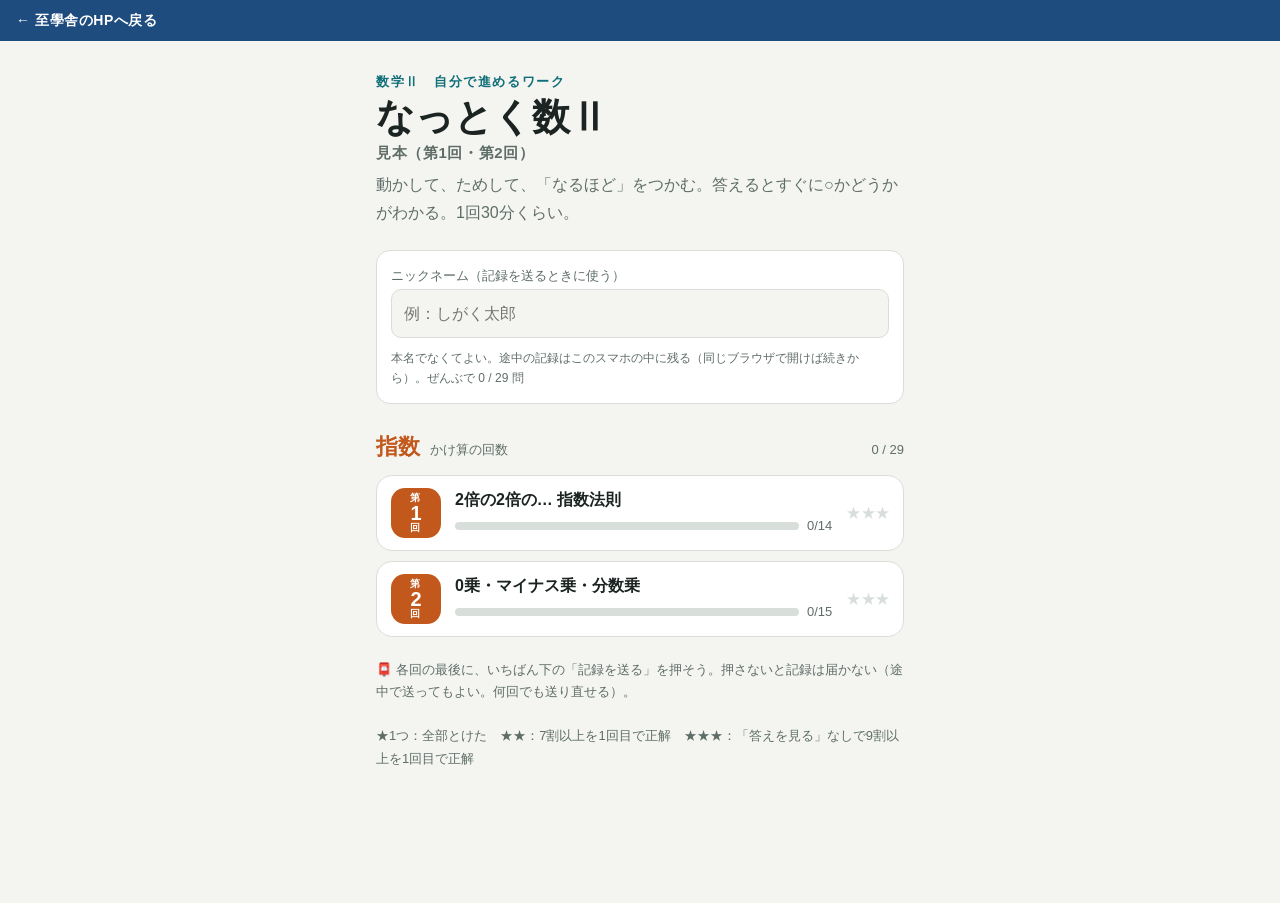
<file: tools/nattoku-math.html>
<!doctype html>
<html lang="ja"><head>
<meta name="robots" content="noindex, nofollow"><meta charset="utf-8">
<meta name="viewport" content="width=device-width,initial-scale=1,viewport-fit=cover">
<title>なっとく数Ⅱ</title>
<link rel="icon" href="data:image/svg+xml,%3Csvg xmlns='http://www.w3.org/2000/svg' viewBox='0 0 64 64'%3E%3Crect width='64' height='64' rx='14' fill='%231767a3'/%3E%3Ctext x='32' y='44' font-size='34' text-anchor='middle' fill='white' font-family='serif'%3E%E2%85%A1%3C/text%3E%3C/svg%3E">


<meta name="theme-color" content="#1767a3">
<meta name="apple-mobile-web-app-capable" content="yes">
<meta name="apple-mobile-web-app-title" content="なっとく数Ⅱ">
<link rel="preconnect" href="https://fonts.googleapis.com">
<link rel="stylesheet" href="https://fonts.googleapis.com/css2?family=Zen+Kaku+Gothic+New:wght@400;700;900&family=STIX+Two+Text:ital,wght@0,400;1,400&display=swap">
<style>
/* Layout: one narrow column (max 560px). Lesson = stack of sections; each item is a card with its own feedback line. */
:root{
  --bg:#f4f5f1; --surface:#ffffff; --ink:#1b2422; --muted:#5f6d69; --line:#d8dfdb;
  --teal:#0f6e78; --teal-soft:#e2f1f2; --orange:#c0571b; --orange-soft:#fbeee6;
  --ok:#1f7a45; --ok-soft:#e3f3e9; --grid:#e1e6e3; --axis:#7d8a86;
  --z1:#c2581c; --z2:#6b4da0; --z3:#1767a3; --z4:#25804b;
  --z1s:#fbeee6; --z2s:#efe9f7; --z3s:#e4eff8; --z4s:#e3f2e8;
  --c1:#1767a3; --c2:#c2581c; --c3:#25804b; --c4:#9a3a8e;
  --t1:#0f6e78; --t2:#2f8a55; --t3:#c0571b; --t4:#6a4c9c; --t5:#5d6668;
  --f-body:"Zen Kaku Gothic New","Hiragino Sans","Noto Sans JP","Noto Sans CJK JP",sans-serif;
  --f-math:"STIX Two Text","Times New Roman","DejaVu Serif",serif;
}
@media (prefers-color-scheme: dark){:root:not([data-theme="light"]){
  --bg:#111715; --surface:#19211f; --ink:#e6eeeb; --muted:#9aaba6; --line:#2c3935;
  --teal:#4fb7c2; --teal-soft:#16353a; --orange:#f08a4b; --orange-soft:#3a2418;
  --ok:#5fcf8a; --ok-soft:#173326; --grid:#26312e; --axis:#7f908b;
  --z1:#ec8a4f; --z2:#a589dc; --z3:#5aa7e0; --z4:#5fc48a;
  --z1s:#3a2418; --z2s:#2a2238; --z3s:#16293a; --z4s:#173326;
  --c1:#5aa7e0; --c2:#ec8a4f; --c3:#5fc48a; --c4:#d77fcc;
  --t1:#2f9aa5; --t2:#3f9c66; --t3:#d06a2d; --t4:#8466b8; --t5:#6f7a7c; color-scheme:dark}}
:root[data-theme="dark"]{
  --bg:#111715; --surface:#19211f; --ink:#e6eeeb; --muted:#9aaba6; --line:#2c3935;
  --teal:#4fb7c2; --teal-soft:#16353a; --orange:#f08a4b; --orange-soft:#3a2418;
  --ok:#5fcf8a; --ok-soft:#173326; --grid:#26312e; --axis:#7f908b;
  --z1:#ec8a4f; --z2:#a589dc; --z3:#5aa7e0; --z4:#5fc48a;
  --z1s:#3a2418; --z2s:#2a2238; --z3s:#16293a; --z4s:#173326;
  --c1:#5aa7e0; --c2:#ec8a4f; --c3:#5fc48a; --c4:#d77fcc;
  --t1:#2f9aa5; --t2:#3f9c66; --t3:#d06a2d; --t4:#8466b8; --t5:#6f7a7c; color-scheme:dark}
*{box-sizing:border-box}
body{background:var(--bg);color:var(--ink);font-family:var(--f-body);font-size:16px;line-height:1.7;margin:0}
.wrap{max-width:560px;margin:0 auto;padding:12px 16px 120px}
h1,h2,h3{text-wrap:balance;margin:0}
button{font:inherit;color:inherit}
b{font-weight:700}

/* ---- math ---- */
.mx{font-family:var(--f-math);font-size:1.1em;white-space:nowrap}
.mx i{font-style:italic}
.mx .fn,.mx .tx{font-style:normal}
.mx .fn{margin-left:.15em}
.mx>.fn:first-child{margin-left:0}
.mx .tx{font-family:var(--f-body);font-size:.9em}
.mx sup,.mx sub{font-size:.68em;line-height:0}
.fr{display:inline-flex;flex-direction:column;vertical-align:middle;text-align:center;line-height:1.12;margin:0 .1em;font-size:.9em}
.fr>span{display:block;padding:0 .12em}
.fr>span:first-child{border-bottom:.07em solid currentColor}
.rt{white-space:nowrap;display:inline-flex;align-items:flex-start}
.rt .rs{margin-right:-.02em}
.rt .ra{border-top:.07em solid currentColor;padding:0 .08em;margin-top:.12em;line-height:1.2}
.rt .ri{font-size:.58em;margin-right:-.35em;margin-top:.05em}
.ss,.il{display:inline-flex;flex-direction:column;vertical-align:middle;font-size:.62em;line-height:1.15;margin-left:.05em}
.ig{font-size:1.25em;vertical-align:-.12em}
.il{margin-left:-.05em}
.lim{display:inline-flex;flex-direction:column;align-items:center;vertical-align:-.45em;line-height:1.05;margin-right:.15em}
.lim .lu{font-size:.62em}
.bk{font-size:1.15em}
.mx .sp{margin-right:.08em}

/* ---- top bar ---- */
.bar{position:sticky;top:env(safe-area-inset-top,0px);z-index:5;background:var(--bg);display:flex;align-items:center;gap:10px;padding:10px 0;border-bottom:1px solid var(--line);margin-bottom:12px}
.bar .back{border:1px solid var(--line);background:var(--surface);border-radius:999px;padding:6px 14px;cursor:pointer;white-space:nowrap}
.bar .ttl{font-weight:700;flex:1;min-width:0;white-space:nowrap;overflow:hidden;text-overflow:ellipsis}
.bar .sc{font-variant-numeric:tabular-nums;font-size:14px;color:var(--muted);white-space:nowrap}
.streak{font-size:13px;font-weight:700;color:var(--orange);white-space:nowrap}

/* ---- home ---- */
.hero{padding:18px 0 4px}
.hero .eb{font-size:13px;letter-spacing:.12em;color:var(--teal);font-weight:700}
.hero h1{font-size:38px;font-weight:900;line-height:1.1;margin-top:4px}
.hero h1 small{display:block;font-size:15px;font-weight:700;color:var(--muted);margin-top:6px;letter-spacing:.04em}
.hero p{color:var(--muted);margin:10px 0 0}
.who{background:var(--surface);border:1px solid var(--line);border-radius:14px;padding:14px;margin:16px 0;display:grid;gap:10px}
.who label{font-size:13px;color:var(--muted);display:block;margin-bottom:2px}
.who input{width:100%;font:inherit;padding:10px 12px;border:1px solid var(--line);border-radius:10px;background:var(--bg);color:var(--ink)}
.whynote{font-size:12px;color:var(--muted)}
.links{display:flex;gap:10px;flex-wrap:wrap;margin:4px 0 8px}
.links a{display:inline-flex;align-items:center;gap:6px;text-decoration:none;color:var(--teal);font-weight:700;border:1.5px solid var(--teal);border-radius:999px;padding:6px 14px;font-size:14px}
.zone{margin-top:24px}
.zh{display:flex;align-items:baseline;gap:10px;margin-bottom:10px}
.zh .zn{font-size:22px;font-weight:900}
.zh .zs{font-size:13px;color:var(--muted)}
.zh .zst{margin-left:auto;font-size:13px;color:var(--muted);font-variant-numeric:tabular-nums}
.lessons{display:grid;gap:10px}
.lcard{display:grid;grid-template-columns:auto 1fr auto;gap:2px 14px;align-items:center;text-align:left;background:var(--surface);border:1px solid var(--line);border-radius:16px;padding:12px 14px;cursor:pointer;width:100%}
.lcard .no{grid-row:span 2;width:50px;height:50px;border-radius:14px;color:#fff;display:grid;place-items:center;font-weight:900;font-size:20px;line-height:1}
.lcard .no small{display:block;font-size:10px;font-weight:700;letter-spacing:.06em}
.lcard .t{font-weight:700;font-size:16px;line-height:1.35}
.lcard .meta{display:flex;align-items:center;gap:8px;font-size:13px;color:var(--muted);grid-column:2}
.lcard .stars{grid-row:span 2;grid-column:3;font-size:15px;letter-spacing:-.05em;color:var(--line)}
.lcard .stars .on{color:#e0a020}
.track{flex:1;height:8px;border-radius:99px;background:var(--line);overflow:hidden}
.track span{display:block;height:100%}
.pill.warn{background:var(--orange-soft);color:var(--orange)}
.pill{font-size:12px;border-radius:99px;padding:1px 8px;background:var(--ok-soft);color:var(--ok);font-weight:700;white-space:nowrap}
.note{font-size:13px;color:var(--muted);margin-top:22px}

/* ---- lesson ---- */
.goal{border:1.5px solid var(--zc);background:var(--zs);border-radius:12px;padding:10px 12px;font-size:15px}
.goal b{color:var(--zc)}
.sec{margin-top:26px}
.sh{display:flex;align-items:center;gap:8px;border-bottom:2px solid var(--zc,var(--teal));padding-bottom:4px;margin-bottom:10px}
.tag{color:#fff;font-weight:700;font-size:13px;border-radius:99px;padding:1px 10px;white-space:nowrap}
.sh h2{font-size:17px}
.card{background:var(--surface);border:1px solid var(--line);border-radius:14px;padding:12px 14px;margin:10px 0}
.card.info{border-color:var(--teal)}
.card.info .k{font-weight:700;color:var(--teal);font-size:13px;display:block}
.card.nazo{border:2px dashed var(--orange);background:var(--orange-soft)}
.card.nazo .k{color:var(--orange)}
.card.boss{border:2px solid var(--t4);background:color-mix(in srgb,var(--t4) 8%,var(--surface))}
.card.boss .k{color:var(--t4)}
.card.word{border-color:var(--zc);border-width:1.5px}
.card.word .k{color:var(--zc)}
.q{font-weight:700;margin-bottom:8px}
.opts{display:flex;flex-wrap:wrap;gap:8px}
.opt{min-height:44px;min-width:56px;padding:6px 14px;border-radius:12px;border:1.5px solid var(--line);background:var(--bg);cursor:pointer;font-size:17px}
.opt.sel{border-color:var(--teal);background:var(--teal-soft)}
.opt.right{border-color:var(--ok);background:var(--ok-soft)}
.opt.wrong{border-color:var(--orange);background:var(--orange-soft)}
.opt:disabled{cursor:default}
.go{margin-top:10px;min-height:44px;padding:8px 20px;border:none;border-radius:12px;background:var(--teal);color:#fff;font-weight:700;cursor:pointer}
.go.sub{background:transparent;color:var(--teal);border:1.5px solid var(--teal)}
.go:disabled{opacity:.4;cursor:default}
.fb{min-height:1.2em;margin-top:8px;font-size:15px}
.fb.ok{color:var(--ok);font-weight:700}
.fb.ng{color:var(--orange);font-weight:700}
.fb .hint{display:block;font-weight:400;color:var(--muted)}
.why{margin-top:8px;font-size:14px;color:var(--ink);background:var(--ok-soft);border-radius:10px;padding:8px 10px}
.why::before{content:"なるほど　";font-weight:700;color:var(--ok)}
.reveal{margin-top:6px;font-size:14px;background:none;border:none;color:var(--teal);text-decoration:underline;cursor:pointer;padding:4px 0}
.cls{display:grid;gap:8px}
.cls .r{display:grid;grid-template-columns:1fr auto;gap:8px;align-items:center;padding:6px 0;border-bottom:1px dashed var(--line)}
.cls .r:last-child{border-bottom:none}
.cls .opts{flex-wrap:nowrap}
textarea{width:100%;min-height:76px;font:inherit;padding:10px;border:1px solid var(--line);border-radius:10px;background:var(--bg);color:var(--ink);resize:vertical}

/* ---- fill-in with keypad ---- */
.fillrow{display:flex;align-items:center;gap:8px;flex-wrap:wrap}
.abox{min-width:7em;min-height:46px;padding:6px 12px;border:2px solid var(--line);border-radius:12px;background:var(--bg);font-family:var(--f-math);font-size:20px;display:inline-flex;align-items:center;cursor:text;flex:0 1 auto}
.abox.act{border-color:var(--teal);box-shadow:0 0 0 3px var(--teal-soft)}
.abox.done{border-color:var(--ok);background:var(--ok-soft);cursor:default}
.abox .ph{color:var(--muted);font-family:var(--f-body);font-size:14px}
.abox .cur{display:inline-block;width:2px;height:1.1em;background:var(--teal);margin-left:1px;vertical-align:middle}
@media (prefers-reduced-motion:no-preference){.abox .cur{animation:bl 1s steps(1) infinite}@keyframes bl{50%{opacity:0}}}
.abox sup{font-size:.62em}
.kp{position:fixed;left:0;right:0;bottom:0;z-index:20;background:var(--surface);border-top:1px solid var(--line);box-shadow:0 -6px 20px rgba(0,0,0,.12);padding:8px 8px calc(8px + env(safe-area-inset-bottom,0px))}
.kp .in{max-width:560px;margin:0 auto}
.kp .prev{display:flex;align-items:center;gap:8px;padding:0 4px 6px;font-size:13px;color:var(--muted)}
.kp .prev .abox{min-height:38px;font-size:18px;flex:1}
.kp .keys{display:grid;grid-template-columns:repeat(6,1fr);gap:6px}
.kp button{min-height:46px;border:1px solid var(--line);border-radius:10px;background:var(--bg);font-size:19px;cursor:pointer;font-family:var(--f-math)}
.kp button.fx{font-family:var(--f-body);font-size:15px;font-weight:700}
.kp button.ent{background:var(--teal);color:#fff;border-color:var(--teal);grid-column:span 2}
.kp button.cls2{color:var(--muted)}
.kp button.op{background:var(--teal-soft)}
.kp .kpgap{visibility:hidden}
.kp .kph{display:flex;align-items:center;justify-content:space-between;font-size:12px;color:var(--muted);padding:0 2px 6px}
.kp .kpclose{min-height:32px;border:none;background:none;font-family:var(--f-body);font-size:13px;color:var(--teal);font-weight:700;padding:0 6px}

/* ---- figures / widgets ---- */
.fig{text-align:center;margin:6px 0}
.fig svg{max-width:100%;height:auto}
.wg{background:var(--surface);border:1.5px solid var(--zc,var(--teal));border-radius:14px;padding:10px 12px;margin:10px 0}
.wg .wt{font-size:13px;font-weight:700;color:var(--zc,var(--teal));margin-bottom:4px}
.wg svg{width:100%;height:auto;display:block;touch-action:pan-y;user-select:none;-webkit-user-select:none}
.ro{font-size:15px;margin-top:6px;font-variant-numeric:tabular-nums;line-height:1.6}
.ro .big{font-size:20px;font-weight:900}
.ro table{border-collapse:collapse;margin:4px auto;font-size:14px}
.ro td,.ro th{border:1px solid var(--line);padding:2px 8px;text-align:right}
.ro th{background:var(--bg);font-weight:700}
.sl{display:grid;grid-template-columns:auto 1fr 4.6em;align-items:center;gap:10px;margin-top:6px}
.sl label{font-size:14px;font-weight:700;white-space:nowrap}
.sl output{font-variant-numeric:tabular-nums;text-align:right;font-weight:700}
input[type=range]{width:100%;height:32px;accent-color:var(--teal);margin:0}
.wbtns{display:flex;gap:8px;flex-wrap:wrap;margin-top:8px}
.wbtns button{min-height:44px;padding:6px 14px;border-radius:12px;border:1.5px solid var(--teal);background:var(--teal-soft);color:var(--teal);font-weight:700;cursor:pointer}
.wbtns button.on{background:var(--teal);color:#fff}
.chips{display:flex;flex-wrap:wrap;gap:6px;justify-content:center}
.chip{min-width:3.4em;padding:6px 8px;border-radius:10px;border:1.5px solid var(--line);background:var(--bg);cursor:pointer;font-variant-numeric:tabular-nums;font-size:15px}
.chip.on{border-color:var(--c2);background:var(--orange-soft);font-weight:700}
.chip small{display:block;font-size:11px;color:var(--muted)}

/* ---- reflection & send ---- */
.rate{display:flex;gap:10px}
.rate .opt{font-size:22px;min-width:64px}
.send{background:var(--surface);border:2px solid var(--teal);border-radius:16px;padding:14px;margin-top:22px}
.send .sum{font-size:15px;margin-bottom:8px;font-variant-numeric:tabular-nums}
.send a.go{display:inline-block;text-decoration:none;text-align:center}
.send small{display:block;color:var(--muted);margin-top:8px}
.clear{display:none;text-align:center;margin:18px 0 0}
.clear.on{display:block}
.clear .stamp{display:inline-block;border:4px solid var(--orange);color:var(--orange);font-weight:900;font-size:28px;letter-spacing:.2em;padding:4px 18px;border-radius:12px;transform:rotate(-6deg)}
@media (prefers-reduced-motion:no-preference){.clear.on .stamp{animation:st .5s cubic-bezier(.2,1.6,.4,1)}@keyframes st{from{transform:rotate(-6deg) scale(2);opacity:0}}}
.toast{position:fixed;left:50%;top:70px;transform:translateX(-50%);z-index:30;background:var(--ink);color:var(--bg);font-weight:700;border-radius:14px;padding:8px 16px;font-size:14px;line-height:1.5;text-align:center;width:max-content;max-width:calc(100% - 32px);opacity:0;pointer-events:none;transition:opacity .25s}
.toast.on{opacity:.92}
:focus-visible{outline:3px solid var(--orange);outline-offset:2px}

.sendnote{display:flex;align-items:center;gap:6px;width:100%;text-align:left;margin-top:8px;padding:8px 12px;border-radius:12px;border:1.5px dashed var(--teal);background:var(--surface);color:var(--ink);font-size:14px;cursor:pointer}
.sendnote b{color:var(--teal)}
.sendnote .tx{flex:1;min-width:0}
.sendnote .ar{color:var(--teal);font-weight:700}
.send.need{border-color:var(--orange);box-shadow:0 0 0 4px var(--orange-soft)}
.clear p{margin:8px 0 0;font-weight:700;color:var(--orange)}

/* ---- 手書きメモ ---- */
.memofab{position:fixed;right:14px;bottom:calc(16px + env(safe-area-inset-bottom,0px));z-index:15;border:none;border-radius:999px;padding:12px 18px;background:var(--orange);color:#fff;font-weight:700;font-size:15px;box-shadow:0 4px 14px rgba(0,0,0,.22);cursor:pointer}
.memofab.hid{display:none}
.memo{position:fixed;left:0;right:0;bottom:0;height:46vh;z-index:25;background:var(--surface);border-top:2px solid var(--orange);box-shadow:0 -8px 24px rgba(0,0,0,.16);display:none;flex-direction:column;padding-bottom:env(safe-area-inset-bottom,0px)}
.memo.on{display:flex}
.memo.big{height:72vh}
.memo .mbar{display:grid;grid-template-columns:1.15fr 1.15fr 1.2fr 1.15fr .6fr 1fr;gap:4px;padding:6px 8px;flex:0 0 auto;max-width:560px;width:100%;margin:0 auto}
.memo .mbar button{min-width:0;min-height:42px;padding:2px 2px;border-radius:10px;border:1.5px solid var(--line);background:var(--bg);font-size:13px;cursor:pointer;white-space:nowrap;overflow:hidden}
.memo .mbar button.on{border-color:var(--orange);background:var(--orange-soft);font-weight:700}
.memo .mbar .mclose{color:var(--teal);font-weight:700;border-color:var(--teal)}
.memo .mcv{flex:1 1 auto;min-height:0;margin:0 8px 8px;border-radius:10px;border:1px solid var(--line);overflow:hidden;
  background-color:var(--bg);background-image:linear-gradient(var(--grid) 1px,transparent 1px),linear-gradient(90deg,var(--grid) 1px,transparent 1px);background-size:20px 20px}
.memo canvas{display:block;touch-action:none;cursor:crosshair}

/* ---- なんで？ ---- */
.askcard{border:2px solid var(--t4)}
.askcard>.q{color:var(--t4)}
.asknote{display:block;color:var(--muted);font-size:12px;margin:-4px 0 8px}
.qtypes{display:flex;flex-wrap:wrap;gap:6px;margin-bottom:8px}
.chip{border:1.5px solid var(--line);background:var(--bg);border-radius:999px;padding:5px 12px;font-size:13px;cursor:pointer;color:var(--ink);text-align:left}
.qtypes .chip{border-color:var(--t4);color:var(--t4);background:var(--surface)}
.qalist{display:grid;gap:12px;margin-top:12px}
.qa{display:grid;gap:6px}
.qq{justify-self:end;max-width:92%;background:var(--teal-soft);border-radius:14px 14px 4px 14px;padding:8px 12px;font-size:15px}
.qq span{margin-right:4px}
.qr{max-width:96%;background:var(--bg);border:1px solid var(--line);border-radius:14px 14px 14px 4px;padding:8px 12px;font-size:15px}
.qr p{margin:0;white-space:pre-wrap}
.qk{font-weight:700;color:var(--t4);font-size:13px;margin-bottom:2px}
.qc{margin-top:6px;padding:6px 10px;border-radius:10px;background:var(--orange-soft);font-size:14px}
.qc b{color:var(--orange);margin-right:4px}
.qt{max-width:96%;background:var(--ok-soft);border-radius:14px;padding:8px 12px;font-size:15px;white-space:pre-wrap}
.qt b{display:block;color:var(--ok);font-size:13px}
.qn{display:flex;flex-wrap:wrap;gap:6px}
.qn small{width:100%;color:var(--muted);font-size:12px}
.qhead{font-size:13px;font-weight:700;color:var(--muted);margin:16px 0 4px}
@media (prefers-reduced-motion:no-preference){.dots::after{content:"…";animation:dt 1s steps(3) infinite}@keyframes dt{0%{content:"."}33%{content:".."}66%{content:"..."}}}

.gbtn{justify-self:start;display:inline-block;text-decoration:none;font-size:14px;font-weight:700;color:var(--teal);border:1.5px solid var(--teal);border-radius:999px;padding:6px 14px;background:var(--surface)}
.qnote{display:grid;gap:4px}
.qnote small{color:var(--muted);font-size:12px}
.qnote textarea{min-height:56px}
.qnote .go{margin-top:0;justify-self:start;min-height:38px;padding:4px 16px}
.qf{background:var(--teal-soft)}
.qf b{color:var(--teal)}

/* ---- よくある「なんで？」 ---- */
.whycard{border:1.5px dashed var(--t4)}
.whycard .wq{font-weight:700;color:var(--ink)}
.whycard .go{margin-top:8px}
.whycard .wa p{margin:8px 0 0}

/* ---- 返事の通知・記録の引っ越し ---- */
.pushcard{border:1.5px solid var(--teal)}
.pushcard .pnote{margin:4px 0;font-size:14px;color:var(--muted)}
.pushcard .okc{color:var(--ok)}
.psteps{margin:4px 0 6px;padding-left:1.4em;font-size:14px}
.psteps li{margin:3px 0}
.move{margin-top:10px;border-top:1px dashed var(--line);padding-top:8px}
.move summary{cursor:pointer;font-size:14px;color:var(--teal);font-weight:700}
.mvrow{display:flex;gap:8px;align-items:center;margin-top:8px;flex-wrap:wrap}
.mvrow .go{margin-top:0}
.mvrow input{font:inherit;padding:8px 10px;border:1px solid var(--line);border-radius:10px;background:var(--bg);color:var(--ink);width:9em;letter-spacing:.15em;text-transform:uppercase}
.mvcode{font-family:var(--f-math);font-size:26px;font-weight:700;letter-spacing:.2em;color:var(--teal)}

</style>
</head><body>
<a href="../index.html#sample" style="display:block;padding:10px max(16px,env(safe-area-inset-left,0px));background:#1f4c7e;color:#fff;font:700 14px/1.5 -apple-system,BlinkMacSystemFont,'Hiragino Sans','Noto Sans JP',sans-serif;text-decoration:none;letter-spacing:.04em">← 至學舎のHPへ戻る</a>
<div class="wrap" id="app"></div>
<script>
/* ===== ミニ数式記法 → HTML =====
   本文中の $ ... $ の中だけを数式として変換する。コマンドは「@」で始める（JS の \ エスケープを避けるため）。
   @frac{a}{b}  分数        @sqrt{x} @sqrt[3]{x}  根号
   x^{..} x^2   上つき       x_{..} x_2  下つき（両方つくと縦に重ねる）
   @log @sin @cos @tan @lim_{h@to 0}  関数名      @int_a^b  積分記号
   @pi @theta @alpha @beta @to @le @ge @times @cdot @infty  記号
   @[ @]  大かっこ（[F(x)]_a^b 用）   @text{...} ふつうの文字
   英字はイタリック、数字・記号はそのまま。 */
const TEX = (() => {
  const SYM = {pi:"π", theta:"θ", alpha:"α", beta:"β", to:"→", le:"≦", ge:"≧", times:"×", div:"÷",
               cdot:"·", infty:"∞", pm:"±", ne:"≠", fallingdotseq:"≒", approx:"≒", deg:"°"};
  const FN = {log:1, sin:1, cos:1, tan:1};
  function parse(s){
    let i = 0;
    function group(){ // {...} or single token
      while(s[i]===" ") i++;
      if(s[i]==="{"){ i++; const out=seq("}"); i++; return out; }
      if(s[i]==="@"){ return atom(); }
      const c=s[i++]; return tok(c);
    }
    function tok(c){
      if(c===undefined) return "";
      if(/[a-zA-Z]/.test(c)) return `<i>${c}</i>`;
      if(c==="-") return "−";
      if(c==="<") return "&lt;";
      if(c===">") return "&gt;";
      if(c==="&") return "&amp;";
      if(c===" ") return "";
      return c;
    }
    function scripts(base){
      let sup=null, sub=null;
      for(;;){
        if(s[i]==="^" && sup===null){ i++; sup=group(); continue; }
        if(s[i]==="_" && sub===null){ i++; sub=group(); continue; }
        break;
      }
      if(sup!==null && sub!==null) return base+`<span class="ss"><span>${sup}</span><span>${sub}</span></span>`;
      if(sup!==null) return base+`<sup>${sup}</sup>`;
      if(sub!==null) return base+`<sub>${sub}</sub>`;
      return base;
    }
    function atom(){
      // s[i] === "@"
      i++;
      if(s[i]==="["){ i++; return "<span class=\"bk\">[</span>"; }
      if(s[i]==="]"){ i++; return scripts("<span class=\"bk\">]</span>"); }
      let name=""; while(i<s.length && /[a-zA-Z]/.test(s[i])) name+=s[i++];
      if(name==="frac"){ const a=group(), b=group(); return `<span class="fr"><span>${a}</span><span>${b}</span></span>`; }
      if(name==="sqrt"){
        let idx="";
        if(s[i]==="["){ i++; idx=seq("]"); i++; }
        const a=group();
        return `<span class="rt">${idx?`<span class="ri">${idx}</span>`:""}<span class="rs">√</span><span class="ra">${a}</span></span>`;
      }
      if(name==="text"){ i++; let t=""; while(i<s.length && s[i]!=="}") t+=s[i++]; i++; return `<span class="tx">${t}</span>`; }
      if(name==="lim"){
        let sub=""; if(s[i]==="_"){ i++; sub=group(); }
        return `<span class="lim"><span>lim</span><span class="lu">${sub}</span></span>`;
      }
      if(name==="int"){
        let sup=null, sub=null;
        for(;;){ if(s[i]==="^"&&sup===null){i++; sup=group(); continue;} if(s[i]==="_"&&sub===null){i++; sub=group(); continue;} break; }
        const lim = (sup!==null||sub!==null) ? `<span class="il"><span>${sup||""}</span><span>${sub||""}</span></span>` : "";
        return `<span class="ig">∫</span>${lim}`;
      }
      if(FN[name]) return scripts(`<span class="fn">${name}</span>`)+"<span class=\"sp\"> </span>";
      if(SYM[name]) return scripts(SYM[name]);
      return name; // unknown: print as is
    }
    function seq(end){
      let out="";
      while(i<s.length && s[i]!==end){
        if(s[i]==="@"){ out+=scripts(atom()); continue; }
        if(s[i]==="{"){ i++; out+=seq("}"); i++; continue; }
        const c=s[i++];
        out+=scripts(tok(c));
      }
      return out;
    }
    return seq(undefined);
  }
  function render(str){
    if(str==null) return "";
    str=String(str);
    let out="", k=0;
    while(k<str.length){
      const a=str.indexOf("$",k);
      if(a<0){ out+=str.slice(k); break; }
      const b=str.indexOf("$",a+1);
      if(b<0){ out+=str.slice(k); break; }
      out+=str.slice(k,a)+`<span class="mx">${parse(str.slice(a+1,b))}</span>`;
      k=b+1;
    }
    return out;
  }
  return {render, parse};
})();


/* ===== 生徒の入力（式）を読んで値を出す =====
   使える文字：数字 . + − × ÷ / ^ ( ) √ π x C ² ³
   √ は直後の数・かっこ・π・x にかかる（√2/2 = (√2)/2、√(3)x = √3·x）。
   かけ算記号は省略してよい（2π、3x^2、2√3）。 */
const EXPR = (() => {
  function norm(s){
    return String(s).replace(/\s+/g,"")
      .replace(/[−ー－―‐]/g,"-").replace(/[＋]/g,"+").replace(/[×＊*]/g,"*").replace(/[÷／]/g,"/")
      .replace(/[（]/g,"(").replace(/[）]/g,")").replace(/[ｘＸX]/g,"x").replace(/[０-９]/g,c=>String.fromCharCode(c.charCodeAt(0)-65248))
      .replace(/．/g,".").replace(/²/g,"^2").replace(/³/g,"^3").replace(/sqrt/g,"√").replace(/pi/g,"π");
  }
  function tokenize(s){
    const t=[]; let i=0;
    while(i<s.length){
      const c=s[i];
      if(/[0-9.]/.test(c)){ let n=""; while(i<s.length && /[0-9.]/.test(s[i])) n+=s[i++]; if((n.match(/\./g)||[]).length>1) throw 0; t.push({k:"n",v:parseFloat(n)}); continue; }
      if("+-*/^()√πxC".includes(c)){ t.push({k:c}); i++; continue; }
      throw 0;
    }
    return t;
  }
  function compile(src){
    const t=tokenize(norm(src)); let p=0;
    const peek=()=>t[p], take=()=>t[p++];
    const startsPrimary=k=>k && (k.k==="n"||k.k==="("||k.k==="√"||k.k==="π"||k.k==="x"||k.k==="C");
    function expr(){ let a=term(); while(peek()&&(peek().k==="+"||peek().k==="-")){ const op=take().k, b=term(), L=a; a = op==="+" ? (x=>L(x)+b(x)) : (x=>L(x)-b(x)); } return a; }
    function term(){
      let a=unary();
      for(;;){
        const k=peek();
        if(k&&(k.k==="*"||k.k==="/")){ take(); const b=unary(), L=a; a = k.k==="*" ? (x=>L(x)*b(x)) : (x=>L(x)/b(x)); continue; }
        if(startsPrimary(k)){ const b=power(), L=a; a=x=>L(x)*b(x); continue; }
        return a;
      }
    }
    function unary(){ if(peek()&&peek().k==="-"){ take(); const a=unary(); return x=>-a(x); } if(peek()&&peek().k==="+"){ take(); return unary(); } return power(); }
    function power(){ const b=primary(); if(peek()&&peek().k==="^"){ take(); const e=unary(); return x=>Math.pow(b(x),e(x)); } return b; }
    function primary(){
      const k=take(); if(!k) throw 0;
      if(k.k==="n"){ const v=k.v; return ()=>v; }
      if(k.k==="π") return ()=>Math.PI;
      if(k.k==="x") return x=>x;
      if(k.k==="C") return ()=>0;
      if(k.k==="("){ const a=expr(); if(!peek()||take().k!==")") throw 0; return a; }
      if(k.k==="√"){ const a=power(); return x=>Math.sqrt(a(x)); }
      throw 0;
    }
    const f=expr(); if(p!==t.length) throw 0; return f;
  }
  function value(src, x){ try{ const v=compile(src)(x===undefined?1.2345:x); return Number.isFinite(v)?v:NaN; }catch(e){ return NaN; } }
  function close(a,b){ return Number.isFinite(a)&&Number.isFinite(b)&&Math.abs(a-b)<=1e-9*Math.max(1,Math.abs(b)); }
  const XS=[-1.7, -0.6, 0.35, 1.3, 2.71];
  /* 判定。opt.x=true なら x の式として比べる。opt.c=true なら「+C」が必要 */
  function same(input, ans, opt){
    opt=opt||{};
    let s=norm(input); if(!s) return {ok:false, empty:true};
    if(opt.c){
      if(!/\+C$/.test(s)) return {ok:false, noC:/C/.test(s)?false:true, bad:false, needC:true, core:checkCore(s.replace(/C/g,""),ans,opt)};
      s=s.replace(/\+C$/,"");
    }
    if(/C/.test(s)) return {ok:false};
    return {ok:checkCore(s,norm(ans).replace(/\+C$/,""),opt)};
  }
  function checkCore(s, a, opt){
    try{ compile(s); }catch(e){ return false; }
    if(opt.x) return XS.every(x=>close(value(s,x), value(a,x)));
    if(/x/.test(s)) return false;
    return close(value(s), value(a));
  }
  function valid(input){ try{ compile(input); return true; }catch(e){ return false; } }
  /* 入力の見た目（^ を上つきに） */
  function pretty(input){
    const s=String(input).replace(/\*/g,"×");
    let out="", i=0;
    const esc=c=>({"<":"&lt;",">":"&gt;","&":"&amp;"}[c]||c);
    while(i<s.length){
      const c=s[i];
      if(c==="^"){
        i++; let g="";
        if(s[i]==="("){ let d=0; do{ if(s[i]==="(")d++; if(s[i]===")")d--; g+=s[i++]; }while(i<s.length&&d>0); }
        else { if(s[i]==="-") g+=s[i++]; while(i<s.length&&/[0-9.xπ]/.test(s[i])) g+=s[i++]; }
        out+=`<sup>${g.split("").map(esc).join("")||"□"}</sup>`; continue;
      }
      if(c==="x"||c==="C") { out+=`<i>${c}</i>`; i++; continue; }
      if(c==="-") { out+="−"; i++; continue; }
      out+=esc(c); i++;
    }
    return out;
  }
  return {value, same, valid, pretty, norm, compile};
})();


/* ===== 動く図（ウィジェット） =====
   W.name(box) で box の中に図・スライダー・読み取り欄をつくる。
   座標は数学の向き（y が上）。色は CSS 変数（--c1 青, --c2 橙, --c3 緑, --c4 紫）。 */
const W = (() => {
  const R = s => TEX.render(s);
  const fx = (v, d=3) => { if(!Number.isFinite(v)) return "—"; const r=Math.round(v*10**d)/10**d; return (Object.is(r,-0)?0:r).toLocaleString("ja-JP",{maximumFractionDigits:d}).replace("-","−"); };

  function Plot(o){
    const w=o.w||340, h=o.h||240, pad=o.pad==null?22:o.pad;
    const {x0,x1,y0,y1}=o;
    const sx=x=>pad+(x-x0)/(x1-x0)*(w-2*pad), sy=y=>h-pad-(y-y0)/(y1-y0)*(h-2*pad);
    const P=[];
    const api={
      sx, sy, w, h,
      grid(dx,dy){ for(let x=Math.ceil(x0/dx)*dx;x<=x1+1e-9;x+=dx) P.push(`<line x1="${sx(x)}" y1="${sy(y0)}" x2="${sx(x)}" y2="${sy(y1)}" style="stroke:var(--grid)" stroke-width="1"/>`);
                   for(let y=Math.ceil(y0/dy)*dy;y<=y1+1e-9;y+=dy) P.push(`<line x1="${sx(x0)}" y1="${sy(y)}" x2="${sx(x1)}" y2="${sy(y)}" style="stroke:var(--grid)" stroke-width="1"/>`); return api; },
      axes(xl="x", yl="y"){
        if(y0<=0&&y1>=0) P.push(`<line x1="${sx(x0)}" y1="${sy(0)}" x2="${sx(x1)}" y2="${sy(0)}" style="stroke:var(--axis)" stroke-width="1.4"/>`, `<polygon points="${sx(x1)},${sy(0)} ${sx(x1)-7},${sy(0)-4} ${sx(x1)-7},${sy(0)+4}" style="fill:var(--axis)"/>`);
        if(x0<=0&&x1>=0) P.push(`<line x1="${sx(0)}" y1="${sy(y0)}" x2="${sx(0)}" y2="${sy(y1)}" style="stroke:var(--axis)" stroke-width="1.4"/>`, `<polygon points="${sx(0)},${sy(y1)} ${sx(0)-4},${sy(y1)+7} ${sx(0)+4},${sy(y1)+7}" style="fill:var(--axis)"/>`);
        if(xl&&y0<=0&&y1>=0) api.text(x1,0,xl,"var(--muted)",13,"end",-2,14,true);
        if(yl&&x0<=0&&x1>=0) api.text(0,y1,yl,"var(--muted)",13,"start",6,10,true);
        return api; },
      xt(list){ list.forEach(([v,l])=>{ P.push(`<line x1="${sx(v)}" y1="${sy(0)-3}" x2="${sx(v)}" y2="${sy(0)+3}" style="stroke:var(--axis)"/>`); api.text(v,0,l,"var(--muted)",11,"middle",0,15); }); return api; },
      yt(list){ list.forEach(([v,l])=>{ P.push(`<line x1="${sx(0)-3}" y1="${sy(v)}" x2="${sx(0)+3}" y2="${sy(v)}" style="stroke:var(--axis)"/>`); api.text(0,v,l,"var(--muted)",11,"end",-5,4); }); return api; },
      curve(f,color,width=2.5,opt={}){
        const a=opt.a==null?x0:opt.a, b=opt.b==null?x1:opt.b, n=opt.n||240; let d="", pen=false, prev=null;
        const lim=(y1-y0)*3;
        for(let k=0;k<=n;k++){ const x=a+(b-a)*k/n, y=f(x);
          const okk=Number.isFinite(y)&&y>y0-lim&&y<y1+lim && !(prev!==null && Math.abs(y-prev)>(y1-y0)*1.5);
          if(okk){ d+=(pen?"L":"M")+sx(x).toFixed(1)+" "+sy(y).toFixed(1)+" "; pen=true; } else pen=false;
          prev=Number.isFinite(y)?y:null; }
        P.push(`<path d="${d}" fill="none" style="stroke:${color}" stroke-width="${width}" stroke-linejoin="round" stroke-linecap="round" ${opt.dash?`stroke-dasharray="${opt.dash}"`:""}/>`); return api; },
      seg(xa,ya,xb,yb,color,width=2,dash){ P.push(`<line x1="${sx(xa)}" y1="${sy(ya)}" x2="${sx(xb)}" y2="${sy(yb)}" style="stroke:${color}" stroke-width="${width}" stroke-linecap="round" ${dash?`stroke-dasharray="${dash}"`:""}/>`); return api; },
      dot(x,y,color,r=5){ P.push(`<circle cx="${sx(x)}" cy="${sy(y)}" r="${r}" style="fill:${color}"/>`); return api; },
      ring(x,y,color,r=5){ P.push(`<circle cx="${sx(x)}" cy="${sy(y)}" r="${r}" style="fill:var(--surface);stroke:${color}" stroke-width="2"/>`); return api; },
      text(x,y,s,color,size=13,anchor="start",dx=0,dy=0,it){ P.push(`<text x="${sx(x)+dx}" y="${sy(y)+dy}" text-anchor="${anchor}" style="fill:${color};font-size:${size}px;font-family:var(--f-math);${it?"font-style:italic;":""}paint-order:stroke;stroke:var(--surface);stroke-width:3px">${s}</text>`); return api; },
      poly(pts,color,op=.25){ P.push(`<polygon points="${pts.map(([x,y])=>sx(x)+","+sy(y)).join(" ")}" style="fill:${color};fill-opacity:${op}"/>`); return api; },
      raw(s){ P.push(s); return api; },
      circle(cx,cy,r,color,width=2,dash){ P.push(`<ellipse cx="${sx(cx)}" cy="${sy(cy)}" rx="${Math.abs(sx(cx+r)-sx(cx))}" ry="${Math.abs(sy(cy+r)-sy(cy))}" fill="none" style="stroke:${color}" stroke-width="${width}" ${dash?`stroke-dasharray="${dash}"`:""}/>`); return api; },
      arc(cx,cy,r,t0,t1,color,width=2){ const n=Math.max(8,Math.ceil(Math.abs(t1-t0)/0.05)); let d=""; for(let k=0;k<=n;k++){ const t=t0+(t1-t0)*k/n; d+=(k?"L":"M")+sx(cx+r*Math.cos(t)).toFixed(1)+" "+sy(cy+r*Math.sin(t)).toFixed(1)+" "; } P.push(`<path d="${d}" fill="none" style="stroke:${color}" stroke-width="${width}" stroke-linecap="round"/>`); return api; },
      svg(){ return `<svg viewBox="0 0 ${w} ${h}" role="img">${P.join("")}</svg>`; }
    };
    return api;
  }

  function frame(box, title){
    const wg=el("div","wg"); wg.innerHTML=`<div class="wt">${title}</div>`;
    const fig=el("div"), ctl=el("div"), ro=el("div","ro");
    wg.append(fig, ctl, ro); box.appendChild(wg); return {wg, fig, ctl, ro};
  }
  function slider(label, min, max, step, val, fmt, on){
    const d=el("div","sl"); const id="s"+Math.random().toString(36).slice(2,8);
    d.innerHTML=`<label for="${id}">${label}</label><input id="${id}" type="range" min="${min}" max="${max}" step="${step}" value="${val}"><output></output>`;
    const inp=d.querySelector("input"), out=d.querySelector("output");
    out.innerHTML=fmt(parseFloat(val));
    const upd=()=>{ const v=parseFloat(inp.value); out.innerHTML=fmt(v); on(v); };
    inp.addEventListener("input",()=>{ upd(); if(typeof touch==="function") touch(); });
    d.init=upd; return d;
  }
  function listSlider(label, vals, labs, idx, on){
    return slider(label, 0, vals.length-1, 1, idx, i=>labs[i], i=>on(vals[i], i));
  }
  function buttons(defs){ const d=el("div","wbtns"); defs.forEach(([t,f])=>{ const b=el("button",null,t); b.type="button"; b.addEventListener("click",()=>{ f(b); if(typeof touch==="function") touch(); }); d.appendChild(b); }); return d; }

  /* 角度の表示 */
  const PIF={0:"0",15:"@frac{@pi}{12}",30:"@frac{@pi}{6}",45:"@frac{@pi}{4}",60:"@frac{@pi}{3}",75:"@frac{5@pi}{12}",90:"@frac{@pi}{2}",105:"@frac{7@pi}{12}",120:"@frac{2@pi}{3}",135:"@frac{3@pi}{4}",150:"@frac{5@pi}{6}",165:"@frac{11@pi}{12}",180:"@pi",
    195:"@frac{13@pi}{12}",210:"@frac{7@pi}{6}",225:"@frac{5@pi}{4}",240:"@frac{4@pi}{3}",255:"@frac{17@pi}{12}",270:"@frac{3@pi}{2}",285:"@frac{19@pi}{12}",300:"@frac{5@pi}{3}",315:"@frac{7@pi}{4}",330:"@frac{11@pi}{6}",345:"@frac{23@pi}{12}",360:"2@pi"};
  const PIS={0:"0",30:"π/6",45:"π/4",60:"π/3",90:"π/2",120:"2π/3",135:"3π/4",150:"5π/6",180:"π",210:"7π/6",225:"5π/4",240:"4π/3",270:"3π/2",300:"5π/3",315:"7π/4",330:"11π/6",360:"2π"};
  const EX={0:["1","0"],30:["@frac{@sqrt3}{2}","@frac12"],45:["@frac{@sqrt2}{2}","@frac{@sqrt2}{2}"],60:["@frac12","@frac{@sqrt3}{2}"],90:["0","1"],
    120:["-@frac12","@frac{@sqrt3}{2}"],135:["-@frac{@sqrt2}{2}","@frac{@sqrt2}{2}"],150:["-@frac{@sqrt3}{2}","@frac12"],180:["-1","0"],
    210:["-@frac{@sqrt3}{2}","-@frac12"],225:["-@frac{@sqrt2}{2}","-@frac{@sqrt2}{2}"],240:["-@frac12","-@frac{@sqrt3}{2}"],270:["0","-1"],
    300:["@frac12","-@frac{@sqrt3}{2}"],315:["@frac{@sqrt2}{2}","-@frac{@sqrt2}{2}"],330:["@frac{@sqrt3}{2}","-@frac12"],360:["1","0"]};
  const piTicks=(n)=>{ const L=[[Math.PI/2,"π/2"],[Math.PI,"π"],[3*Math.PI/2,"3π/2"],[2*Math.PI,"2π"],[5*Math.PI/2,"5π/2"],[3*Math.PI,"3π"],[7*Math.PI/2,"7π/2"],[4*Math.PI,"4π"]]; return L.slice(0,n); };
  const rad=d=>d*Math.PI/180;

  const lib = {};

  /* 1 紙を折る */
  lib.fold = box => {
    const F=frame(box,"紙を折ってみよう（厚さ 0.1mm）"); let n=0;
    const marks=[[1,"1mm"],[20,"消しゴム"],[1700,"人の身長"],[333000,"東京タワー"],[3776000,"富士山"],[8849000,"エベレスト"],[400e6,"宇宙ステーション"],[384400e6,"月"]];
    const fmtLen=mm=> mm<10?fx(mm,2)+" mm": mm<1000?fx(mm/10,1)+" cm": mm<1e6?fx(mm/1000,1)+" m": fx(mm/1e6,0)+" km";
    function draw(){
      const mm=0.1*2**n;
      const p=Plot({w:340,h:270,x0:0,x1:10,y0:-1.4,y1:12.4,pad:10});
      p.seg(3,-1,3,12,"var(--axis)",1.5);
      for(let e=-1;e<=12;e++) p.seg(2.8,e,3.2,e,"var(--axis)",1);
      p.text(3,-1,"0.1mm","var(--muted)",10,"end",-8,4);
      let lastY=-9;
      marks.forEach(([v,l])=>{ const y=Math.log10(v); const past=mm>=v; const ly=Math.max(y,lastY+0.85); lastY=ly;
        p.seg(3,y,3.5,y,past?"var(--c3)":"var(--axis)",1.5); if(ly!==y) p.seg(3.5,y,3.8,ly,past?"var(--c3)":"var(--axis)",1);
        p.text(3.9,ly,l,past?"var(--c3)":"var(--muted)",12,"start",0,4); });
      const y=Math.log10(mm);
      p.raw(`<rect x="${p.sx(1.2)}" y="${p.sy(y)}" width="${p.sx(2.6)-p.sx(1.2)}" height="${p.sy(-1)-p.sy(y)}" rx="3" style="fill:var(--c2);fill-opacity:.85"/>`);
      p.text(1.9,Math.min(y,12),n+"回","var(--c2)",13,"middle",0,-6);
      p.text(9.8,12,"目もり1つで10倍","var(--muted)",10,"end");
      F.fig.innerHTML=p.svg();
      let past=marks.filter(([v])=>mm>=v).pop();
      F.ro.innerHTML=`折った回数 <span class="big">${n}</span> 回　厚さ <span class="big">${fmtLen(mm)}</span><br>はじめの <b>${(2**n).toLocaleString("ja-JP")}</b> 倍${past?`　<b style="color:var(--c3)">${past[1]}</b>をこえた！`:""}`;
    }
    F.ctl.appendChild(buttons([["1回折る",()=>{ if(n<50){n++; draw();} }],["5回折る",()=>{ n=Math.min(50,n+5); draw(); }],["もどす",()=>{ if(n>0){n--; draw();} }],["0にする",()=>{n=0; draw();}]]));
    draw();
  };

  /* 2 指数の階段 */
  lib.stairs = box => {
    const F=frame(box,"階段を下りてみよう（1段下りるごとに ÷2）");
    const rows=[[4,"16"],[3,"8"],[2,"4"],[1,"2"],[0,"1"],[-1,"@frac12"],[-2,"@frac14"],[-3,"@frac18"]];
    let shown=4;
    function draw(){
      F.fig.innerHTML=`<div style="display:grid;gap:4px;max-width:260px;margin:0 auto">${rows.map((r,i)=>{ const vis=i<shown;
        return `<div style="display:grid;grid-template-columns:4.2em 1.2em 3.6em 1fr;align-items:center;padding:2px 8px;border-radius:8px;${i>=4&&vis?"background:var(--orange-soft);":""}${vis?"":"opacity:.25"}">
          <span>${R(`$2^{${r[0]}}$`)}</span><span>=</span><span style="font-weight:700">${vis?R(`$${r[1]}$`):"？"}</span><span style="font-size:12px;color:var(--muted);text-align:right">${i>0&&vis?"↓ ÷2":""}</span></div>`; }).join("")}</div>`;
      F.ro.innerHTML = shown<=4 ? "上から順に 16, 8, 4, 2。<b>指数が1へると、値は半分</b>。" : shown<8 ? "このきまりのまま、下りつづけてみよう。" : `指数が 0 や マイナスでも、<b>「1段下りたら半分」</b>のきまりで決まる。`;
    }
    F.ctl.appendChild(buttons([["1段下りる",()=>{ if(shown<8){ shown++; draw(); } }],["はじめから",()=>{ shown=4; draw(); }]]));
    draw();
  };

  /* 3 指数関数のグラフ */
  lib.expgraph = box => {
    const F=frame(box,"y = aˣ のグラフ（a を動かそう）"); let a=2;
    function draw(){
      const p=Plot({w:340,h:250,x0:-3.2,x1:3.2,y0:-0.8,y1:8.4});
      p.grid(1,1).axes().xt([[-3,"−3"],[-2,"−2"],[-1,"−1"],[1,"1"],[2,"2"],[3,"3"]]).yt([[1,"1"],[2,"2"],[4,"4"],[8,"8"]]);
      p.curve(x=>2**x,"var(--grid)",1.5).curve(x=>0.5**x,"var(--grid)",1.5);
      p.curve(x=>a**x,"var(--c2)",3);
      p.dot(0,1,"var(--c1)",5); p.text(0,1,"(0, 1)","var(--c1)",12,"end",-8,-8);
      F.fig.innerHTML=p.svg();
      F.ro.innerHTML=`${R(`$y=${fx(a,1)}^x$`)}　x=−1 → ${fx(a**-1)}，x=0 → <b>1</b>，x=1 → ${fx(a)}，x=2 → ${fx(a*a)}<br>${a>1?"右上がり（x がふえると y もふえる）":a<1?"右下がり（x がふえると y はへる）":"a=1 は水平（いつも1）"}`;
    }
    F.ctl.appendChild(slider("a =",0.2,3,0.1,a,v=>fx(v,1),v=>{a=v; draw();}));
    draw();
  };

  /* 4 かけ算をたし算で（2のべき表） */
  lib.powtable = box => {
    const F=frame(box,"2のべき表：2つえらぶと、かけ算の答えがわかる"); const sel=[];
    function draw(){
      F.fig.innerHTML=`<div class="chips">${Array.from({length:13},(_,n)=>`<button type="button" class="chip${sel.includes(n)?" on":""}" data-n="${n}">${(2**n).toLocaleString("ja-JP")}<small>2<sup>${n}</sup></small></button>`).join("")}</div>`;
      F.fig.querySelectorAll(".chip").forEach(b=>b.addEventListener("click",()=>{ const n=+b.dataset.n; const i=sel.indexOf(n); if(i>=0) sel.splice(i,1); else { if(sel.length>=2) sel.shift(); sel.push(n); } if(typeof touch==="function") touch(); draw(); }));
      if(sel.length<2){ F.ro.innerHTML="数を2つタップしよう（例：32 と 64）。"; return; }
      const [m,n]=sel, s=m+n;
      F.ro.innerHTML=`${(2**m).toLocaleString()} × ${(2**n).toLocaleString()}<br>= ${R(`$2^{${m}}×2^{${n}}=2^{${m}+${n}}=2^{${s}}$`)}<br>= <span class="big">${(2**s).toLocaleString("ja-JP")}</span>　<span style="color:var(--muted)">（指数 ${m}+${n} の<b>たし算</b>だけで出た）</span>`;
    }
    draw();
  };

  /* 5 対数関数のグラフ */
  lib.loggraph = box => {
    const F=frame(box,"y = logₐx のグラフ"); let a=2, showExp=false, showId=false;
    function draw(){
      const p=Plot({w:340,h:260,x0:-1.6,x1:6.4,y0:-3.4,y1:6.2});
      p.grid(1,1).axes().xt([[2,"2"],[4,"4"]]).yt([[1,"1"],[2,"2"],[-1,"−1"],[-2,"−2"]]);
      if(showId) p.curve(x=>x,"var(--muted)",1.5,{dash:"5 4"});
      if(showExp) p.curve(x=>a**x,"var(--c1)",2,{dash:"6 4"});
      p.curve(x=>Math.log(x)/Math.log(a),"var(--c4)",3,{a:0.005,b:6.4,n:400});
      p.dot(1,0,"var(--c2)",5); p.text(1,0,"(1, 0)","var(--c2)",12,"start",6,-8);
      F.fig.innerHTML=p.svg();
      F.ro.innerHTML=`${R(`$y=@log_{${fx(a,1)}} x$`)}　x=1 → <b>0</b>，x=${fx(a,1)} → <b>1</b>，x=${fx(a*a,2)} → 2<br>${showExp?`点線は ${R(`$y=${fx(a,1)}^x$`)}。${showId?"直線 y=x で折ると重なる。":"「y=x も表示」をおしてみよう。"}`:"x は正の数だけ（真数は正）。"}`;
    }
    F.ctl.appendChild(slider("a =",1.2,4,0.1,a,v=>fx(v,1),v=>{a=v; draw();}));
    F.ctl.appendChild(buttons([["y=aˣ も表示",b=>{showExp=!showExp; b.classList.toggle("on",showExp); draw();}],["y=x も表示",b=>{showId=!showId; b.classList.toggle("on",showId); draw();}]]));
    draw();
  };

  /* 6 一般角（ぐるぐる回す） */
  lib.dial = box => {
    const F=frame(box,"動径を回そう（左回りが＋）"); let t=30;
    function draw(){
      const p=Plot({w:300,h:260,x0:-1.6,x1:1.6,y0:-1.35,y1:1.35,pad:10});
      p.axes("x","y"); p.circle(0,0,1,"var(--grid)",1.5);
      // らせんで回した量を表示
      const tr=rad(t), n=Math.max(16,Math.ceil(Math.abs(tr)/0.04)); let d="";
      for(let k=0;k<=n;k++){ const u=tr*k/n, r=0.22+0.12*Math.abs(u)/(2*Math.PI); d+=(k?"L":"M")+p.sx(r*Math.cos(u)).toFixed(1)+" "+p.sy(r*Math.sin(u)).toFixed(1)+" "; }
      p.raw(`<path d="${d}" fill="none" style="stroke:var(--c2)" stroke-width="2.2"/>`);
      p.seg(0,0,Math.cos(tr),Math.sin(tr),"var(--c1)",3.5); p.dot(Math.cos(tr),Math.sin(tr),"var(--c1)",6);
      F.fig.innerHTML=p.svg();
      const m=((t%360)+360)%360;
      F.ro.innerHTML=`回した角 <span class="big">${t}°</span>　${Math.abs(t)>=360||t<0?`→ 動径の位置は <b>${m}°</b> と同じ`:""}`;
    }
    F.ctl.appendChild(buttons([["+30°",()=>{t+=30;draw();}],["−30°",()=>{t-=30;draw();}],["+90°",()=>{t+=90;draw();}],["−90°",()=>{t-=90;draw();}],["+360°",()=>{t+=360;draw();}],["0°",()=>{t=0;draw();}]]));
    draw();
  };

  /* 7 弧度法 */
  lib.radian = box => {
    const F=frame(box,"角を「半径何本ぶんの弧か」で測る"); let d=57;
    function draw(){
      const p=Plot({w:300,h:260,x0:-1.5,x1:1.5,y0:-1.3,y1:1.3,pad:10});
      p.circle(0,0,1,"var(--grid)",1.5);
      p.seg(0,0,1,0,"var(--c1)",3); p.text(0.5,0,"半径 1","var(--c1)",12,"middle",0,16);
      const tr=rad(d);
      p.seg(0,0,Math.cos(tr),Math.sin(tr),"var(--axis)",2);
      p.arc(0,0,1,0,tr,"var(--c2)",5);
      for(let k=1;k<=6&&k<=tr+0.02;k++){ p.raw(`<circle cx="${p.sx(Math.cos(k))}" cy="${p.sy(Math.sin(k))}" r="4" style="fill:var(--surface);stroke:var(--c2)" stroke-width="2"/>`); p.text(1.18*Math.cos(k),1.18*Math.sin(k),k+"本","var(--c2)",11,"middle",0,4); }
      F.fig.innerHTML=p.svg();
      F.ro.innerHTML=`中心角 <b>${d}°</b>　弧の長さ ＝ 半径の <span class="big">${fx(tr,2)}</span> 本ぶん<br>→ <b>${fx(tr,2)} ラジアン</b>${PIS[d]?`　（ちょうど ${R("$"+PIF[d]+"$")}）`:""}`;
    }
    F.ctl.appendChild(slider("角",0,360,1,d,v=>v+"°",v=>{d=v; draw();}));
    F.ctl.appendChild(buttons([["57°",()=>set(57)],["90°",()=>set(90)],["180°",()=>set(180)],["360°",()=>set(360)]]));
    function set(v){ d=v; const s=F.ctl.querySelector("input"); s.value=v; s.dispatchEvent(new Event("input")); }
    draw();
  };

  /* 8 単位円 */
  lib.unit = (box, o={}) => {
    const F=frame(box, o.sq?"単位円：どこでも cos²θ + sin²θ = 1 ？":o.neg?"単位円：θ と −θ をくらべる":"単位円：点 P の「よこ」と「高さ」"); let d=30;
    function draw(){
      const p=Plot({w:300,h:280,x0:-1.45,x1:1.45,y0:-1.35,y1:1.35,pad:10});
      p.grid(0.5,0.5).axes("x","y").circle(0,0,1,"var(--axis)",1.5);
      p.text(1,0,"1","var(--muted)",11,"start",3,14).text(0,1,"1","var(--muted)",11,"start",4,-3);
      const tr=rad(d), c=Math.cos(tr), s=Math.sin(tr);
      p.arc(0,0,0.22,0,tr,"var(--axis)",1.5);
      if(o.neg){ p.seg(0,0,c,-s,"var(--c4)",2,"5 4"); p.dot(c,-s,"var(--c4)",5); p.text(c,-s,"−θ","var(--c4)",13,"start",8,12,true); p.seg(c,s,c,-s,"var(--c4)",1,"2 3"); }
      p.seg(0,0,c,0,"var(--c1)",4); p.seg(c,0,c,s,"var(--c2)",4); p.seg(0,0,c,s,"var(--axis)",2);
      p.dot(c,s,"var(--ink)",6); p.text(c,s,"P","var(--ink)",14,c>=0?"start":"end",c>=0?8:-8,s>=0?-6:14,true);
      F.fig.innerHTML=p.svg();
      const ex=EX[d];
      const cs=ex?R(`$${ex[0]}$`)+` <span style="color:var(--muted)">≒ ${fx(c)}</span>`:fx(c), sn=ex?R(`$${ex[1]}$`)+` <span style="color:var(--muted)">≒ ${fx(s)}</span>`:fx(s);
      let t=`θ = <b>${d}°</b>${PIF[d]?`（${R("$"+PIF[d]+"$")}）`:""}<br><span style="color:var(--c1)">■</span> よこ ${R("$@cos θ$")} = ${cs}<br><span style="color:var(--c2)">■</span> 高さ ${R("$@sin θ$")} = ${sn}`;
      if(o.sq) t+=`<br>${R("$@cos^2θ+@sin^2θ$")} = ${fx(c*c,3)} + ${fx(s*s,3)} = <b>${fx(c*c+s*s,3)}</b>`;
      else if(o.neg) t+=`<br><span style="color:var(--c4)">−θ の点</span>：よこ ${fx(c)}（同じ）、高さ ${fx(-s)}（符号が逆）`;
      else if(Math.abs(c)>1e-9) t+=`<br>${R("$@tan θ$")}（OP の傾き）= ${fx(s/c)}`; else t+=`<br>${R("$@tan θ$")} は決まらない（OP がたて）`;
      F.ro.innerHTML=t;
    }
    F.ctl.appendChild(slider("θ",0,360,15,d,v=>v+"°",v=>{d=v; draw();}));
    draw();
  };

  /* 9 単位円から波へ */
  lib.wave = box => {
    const F=frame(box,"高さをならべると波になる"); let d=90, showCos=false;
    function draw(){
      const X0=-2.6, X1=2*Math.PI+0.4, Y0=-1.3, Y1=1.3, ww=380, pd=8; const p=Plot({w:ww,h:Math.round((Y1-Y0)*(ww-2*pd)/(X1-X0)+2*pd),x0:X0,x1:X1,y0:Y0,y1:Y1,pad:pd});
      p.raw(`<line x1="${p.sx(0)}" y1="${p.sy(0)}" x2="${p.sx(2*Math.PI+0.3)}" y2="${p.sy(0)}" style="stroke:var(--axis)" stroke-width="1.3"/>`);
      [[Math.PI/2,"π/2"],[Math.PI,"π"],[3*Math.PI/2,"3π/2"],[2*Math.PI,"2π"]].forEach(([v,l])=>{ p.seg(v,-0.06,v,0.06,"var(--axis)",1); p.text(v,0,l,"var(--muted)",10,"middle",0,14); });
      p.seg(0,-1.2,0,1.25,"var(--axis)",1.2); p.text(0,1,"1","var(--muted)",10,"start",4,4).text(0,-1,"−1","var(--muted)",10,"start",4,4);
      const cx=-1.45; p.circle(cx,0,1,"var(--axis)",1.3); p.seg(cx-1.1,0,cx+1.1,0,"var(--grid)",1);
      const tr=rad(d), s=Math.sin(tr), c=Math.cos(tr);
      if(showCos) p.curve(Math.cos,"var(--c1)",2,{a:0,b:2*Math.PI,dash:"6 4"});
      p.curve(Math.sin,"var(--grid)",1.5,{a:0,b:2*Math.PI});
      p.curve(Math.sin,"var(--c2)",3,{a:0,b:tr});
      p.seg(cx,0,cx+c,s,"var(--axis)",2); p.seg(cx+c,0,cx+c,s,"var(--c2)",3);
      p.seg(cx+c,s,tr,s,"var(--c2)",1,"3 3"); p.dot(cx+c,s,"var(--ink)",4.5); p.dot(tr,s,"var(--c2)",5);
      F.fig.innerHTML=p.svg();
      F.ro.innerHTML=`θ = <b>${d}°</b>${PIF[d]?`（${R("$"+PIF[d]+"$")}）`:""}　高さ ${R("$@sin θ$")} ≒ <b>${fx(s)}</b>${showCos?`<br><span style="color:var(--c1)">点線</span>が ${R("$y=@cos θ$")}（sin を左へ ${R("$@frac{@pi}{2}$")} ずらした形）`:""}`;
    }
    F.ctl.appendChild(slider("θ",0,360,5,d,v=>v+"°",v=>{d=v; draw();}));
    F.ctl.appendChild(buttons([["cos のグラフも表示",b=>{showCos=!showCos; b.classList.toggle("on",showCos); draw();}]]));
    draw();
  };

  /* 10 y = a sin bθ */
  lib.sinab = box => {
    const F=frame(box,"y = a sin bθ（点線はもとの y = sin θ）"); let a=1, b=1;
    function draw(){
      const p=Plot({w:340,h:220,x0:-0.3,x1:4*Math.PI+0.3,y0:-3.3,y1:3.3,pad:14});
      p.grid(Math.PI/2,1).axes("θ","y").xt(piTicks(8).filter((_,i)=>i%2===1)).yt([[1,"1"],[-1,"−1"],[2,"2"],[3,"3"],[-3,"−3"]]);
      p.curve(Math.sin,"var(--muted)",1.5,{a:0,b:4*Math.PI,dash:"5 4"});
      p.curve(x=>a*Math.sin(b*x),"var(--c2)",3,{a:0,b:4*Math.PI,n:500});
      F.fig.innerHTML=p.svg();
      const per=2/b; const perS = per===1?"π":per===2?"2π":per===4?"4π":per===0.5?"π/2":per===2/3?"2π/3":per===4/3?"4π/3":per===0.8?"4π/5":per===4/5?"4π/5":fx(per,2)+"π";
      F.ro.innerHTML=`${R(`$y=${a===1?"":fx(a,1)}@sin ${b===1?"":fx(b,1)}θ$`)}　山の高さ <b>${fx(a,1)}</b>　くり返しの長さ（周期）<b>${perS}</b>`;
    }
    F.ctl.appendChild(slider("a =",0.5,3,0.5,a,v=>fx(v,1),v=>{a=v; draw();}));
    F.ctl.appendChild(slider("b =",0.5,3,0.5,b,v=>fx(v,1),v=>{b=v; draw();}));
    draw();
  };

  /* 11 横線と単位円（方程式） */
  lib.hline = box => {
    const F=frame(box,"高さ k の線と単位円の交点"); let mode="sin", i=5;
    const V=[-1,-Math.sqrt(3)/2,-Math.SQRT1_2,-0.5,0,0.5,Math.SQRT1_2,Math.sqrt(3)/2,1];
    const VL=["−1","−√3/2","−√2/2","−1/2","0","1/2","√2/2","√3/2","1"];
    const VT=["-1","-@frac{@sqrt3}{2}","-@frac{@sqrt2}{2}","-@frac12","0","@frac12","@frac{@sqrt2}{2}","@frac{@sqrt3}{2}","1"];
    function sols(){ const out=[]; for(let d=0;d<360;d+=15){ const v= mode==="sin"?Math.sin(rad(d)):Math.cos(rad(d)); if(Math.abs(v-V[i])<1e-9) out.push(d); } return out; }
    function draw(){
      const p=Plot({w:300,h:280,x0:-1.45,x1:1.45,y0:-1.35,y1:1.35,pad:10});
      p.grid(0.5,0.5).axes("x","y").circle(0,0,1,"var(--axis)",1.5);
      const k=V[i];
      if(mode==="sin") p.seg(-1.4,k,1.4,k,"var(--c2)",2.5); else p.seg(k,-1.3,k,1.3,"var(--c1)",2.5);
      const S=sols();
      S.forEach(d=>{ const t=rad(d); p.seg(0,0,Math.cos(t),Math.sin(t),"var(--axis)",1.5); p.dot(Math.cos(t),Math.sin(t),"var(--ink)",6); p.text(1.22*Math.cos(t),1.22*Math.sin(t),PIS[d]||d+"°","var(--ink)",12,"middle",0,4); });
      F.fig.innerHTML=p.svg();
      F.ro.innerHTML=`${R(`$@${mode} θ=${VT[i]}$`)}（0≦θ＜2π）<br>交点 <b>${S.length}</b> 個：${S.length?S.map(d=>R("$"+PIF[d]+"$")).join("，"):"なし"}`;
    }
    F.ctl.appendChild(buttons([["sin（横線）",b=>{mode="sin"; mark(b); draw();}],["cos（たて線）",b=>{mode="cos"; mark(b); draw();}]]));
    function mark(b){ b.parentNode.querySelectorAll("button").forEach(x=>x.classList.toggle("on",x===b)); }
    F.ctl.querySelector("button").classList.add("on");
    F.ctl.appendChild(listSlider("k =",V.map((_,j)=>j),VL,i,(j)=>{i=j; draw();}));
    draw();
  };

  /* 12 加法定理を確かめる */
  lib.addcheck = box => {
    const F=frame(box,"本当に成り立つ？ 数で確かめよう"); let A=45, B=30;
    function draw(){
      const a=rad(A), b=rad(B);
      const v1=Math.sin(a+b), v2=Math.sin(a)+Math.sin(b), v3=Math.sin(a)*Math.cos(b)+Math.cos(a)*Math.sin(b);
      const row=(lab,v,good)=>`<tr><th style="text-align:left">${lab}</th><td style="${good?"color:var(--ok);font-weight:700":"color:var(--orange)"}">${fx(v,4)}</td></tr>`;
      F.fig.innerHTML="";
      F.ro.innerHTML=`<table><tr><th style="text-align:left">${R("$@sin(α+β)$")}</th><td><b>${fx(v1,4)}</b></td></tr>${row(R("$@sin α+@sin β$"),v2,Math.abs(v2-v1)<1e-9)}${row(R("$@sin α@cos β+@cos α@sin β$"),v3,Math.abs(v3-v1)<1e-9)}</table>`;
    }
    F.ctl.appendChild(slider("α",0,90,5,A,v=>v+"°",v=>{A=v; draw();}));
    F.ctl.appendChild(slider("β",0,90,5,B,v=>v+"°",v=>{B=v; draw();}));
    draw();
  };

  /* 13 合成：2つの波をたす */
  lib.compose = box => {
    const F=frame(box,"a sin θ ＋ b cos θ（太い線が合計）");
    const V=[0,1,Math.sqrt(3),2,3,4], L=["0","1","√3","2","3","4"]; let ia=1, ib=1;
    function draw(){
      const a=V[ia], b=V[ib];
      const p=Plot({w:340,h:230,x0:-0.3,x1:2*Math.PI+0.3,y0:-5.4,y1:5.4,pad:14});
      p.grid(Math.PI/2,1).axes("θ","y").xt(piTicks(4)).yt([[1,"1"],[2,"2"],[5,"5"],[-5,"−5"]]);
      p.curve(x=>a*Math.sin(x),"var(--c1)",1.8,{a:0,b:2*Math.PI,dash:"5 4"});
      p.curve(x=>b*Math.cos(x),"var(--c3)",1.8,{a:0,b:2*Math.PI,dash:"5 4"});
      p.curve(x=>a*Math.sin(x)+b*Math.cos(x),"var(--c2)",3.2,{a:0,b:2*Math.PI});
      const r=Math.hypot(a,b); p.seg(0,r,2*Math.PI,r,"var(--c2)",1,"2 4"); p.seg(0,-r,2*Math.PI,-r,"var(--c2)",1,"2 4");
      F.fig.innerHTML=p.svg();
      F.ro.innerHTML=`<span style="color:var(--c1)">a sin θ</span> と <span style="color:var(--c3)">b cos θ</span> の合計は、<b>高さ ${fx(r,3)} の1つの波</b><br>${R("$r=@sqrt{a^2+b^2}$")} = √(${fx(a*a,0)}+${fx(b*b,0)}) = <span class="big">${fx(r,3)}</span>　最大値 ${fx(r,3)}，最小値 ${fx(-r,3)}`;
    }
    F.ctl.appendChild(listSlider("a =",V.map((_,j)=>j),L,ia,j=>{ia=j; draw();}));
    F.ctl.appendChild(listSlider("b =",V.map((_,j)=>j),L,ib,j=>{ib=j; draw();}));
    draw();
  };

  /* 14 落下するボール：平均の速さ */
  lib.drop = box => {
    const F=frame(box,"ボールを落とす：t 秒で 5t² m 落ちる"); const H=[1,0.5,0.1,0.01,0.001]; let hi=0;
    function draw(){
      const h=H[hi], f=t=>5*t*t;
      const p=Plot({w:340,h:230,x0:-0.15,x1:2.25,y0:-1.5,y1:24,pad:16});
      p.grid(0.5,5).axes("t","y").xt([[1,"1"],[2,"2"]]).yt([[5,"5"],[10,"10"],[20,"20"]]);
      p.curve(f,"var(--c1)",2.5,{a:0,b:2.2});
      const m=(f(1+h)-f(1))/h;
      p.curve(t=>f(1)+m*(t-1),"var(--c2)",2,{a:0.3,b:2.2,dash:h<0.01?"":"6 4"});
      p.dot(1,5,"var(--ink)",5); p.dot(1+h,f(1+h),"var(--c2)",5);
      F.fig.innerHTML=p.svg();
      const rows=H.slice(0,hi+1).map(x=>`<tr><td>${fx(1+x,3)}</td><td>${fx(f(1+x)-5,5)}</td><td>${fx(x,3)}</td><td><b>${fx((f(1+x)-5)/x,4)}</b></td></tr>`).join("");
      F.ro.innerHTML=`<table><tr><th>終わりの t</th><th>落ちた<br>きょり</th><th>かかった<br>時間</th><th>平均の<br>速さ</th></tr>${rows}</table>t=1 秒から ${fx(1+h,3)} 秒までの平均の速さ <span class="big">${fx(m,4)}</span> m/秒`;
    }
    F.ctl.appendChild(listSlider("時間 h",H.map((_,j)=>j),H.map(x=>fx(x,3)+"秒"),hi,j=>{hi=j; draw();}));
    draw();
  };

  /* 15 割線から接線へ */
  lib.secant = box => {
    const F=frame(box,"y = x² の2点 A, B を結ぶ直線の傾き"); let h=2;
    function draw(){
      const f=x=>x*x, a=1, m=(f(a+h)-f(a))/h;
      const p=Plot({w:340,h:240,x0:-1.2,x1:3.4,y0:-1.2,y1:10.4,pad:14});
      p.grid(1,1).axes().xt([[1,"1"],[2,"2"],[3,"3"]]).yt([[1,"1"],[4,"4"],[9,"9"]]);
      p.curve(f,"var(--c1)",2.5);
      p.curve(x=>f(a)+m*(x-a),"var(--c2)",2.2);
      p.dot(a,1,"var(--ink)",5).text(a,1,"A","var(--ink)",13,"end",-6,-6,true);
      p.dot(a+h,f(a+h),"var(--c2)",5).text(a+h,f(a+h),"B","var(--c2)",13,"start",7,4,true);
      F.fig.innerHTML=p.svg();
      F.ro.innerHTML=`A(1, 1)，B(${fx(1+h,2)}, ${fx(f(1+h),4)})<br>傾き ＝ ${R("$@frac{f(1+h)-f(1)}{h}$")} ＝ <span class="big">${fx(m,4)}</span>${h<0.05?"　← B が A にくっつく：<b>接線の傾き</b>に近づく":""}`;
    }
    F.ctl.appendChild(slider("h =",0.01,2,0.01,h,v=>fx(v,2),v=>{h=v; draw();}));
    draw();
  };

  /* 16 傾きのグラフ（導関数）をかく */
  lib.slopegraph = box => {
    const F=frame(box,"傾きを記録すると、もう1つのグラフができる");
    const FS={"x²":[x=>x*x,x=>2*x],"x³":[x=>x**3,x=>3*x*x],"x":[x=>x,x=>1]}; let key="x²", x0=-2;
    function draw(){
      const [f,df]=FS[key];
      const p=Plot({w:340,h:260,x0:-2.4,x1:2.4,y0:-5,y1:8.5,pad:14});
      p.grid(1,1).axes().xt([[-2,"−2"],[-1,"−1"],[1,"1"],[2,"2"]]).yt([[2,"2"],[4,"4"],[-2,"−2"],[-4,"−4"]]);
      p.curve(f,"var(--c1)",2.5,{a:-2.4,b:2.4});
      p.curve(df,"var(--c2)",3,{a:-2,b:x0});
      const m=df(x0); p.curve(x=>f(x0)+m*(x-x0),"var(--c1)",1.5,{a:x0-0.8,b:x0+0.8,dash:"4 3"});
      p.dot(x0,f(x0),"var(--c1)",5); p.dot(x0,m,"var(--c2)",5); p.seg(x0,f(x0),x0,m,"var(--muted)",1,"2 3");
      F.fig.innerHTML=p.svg();
      F.ro.innerHTML=`<span style="color:var(--c1)">青</span>：y=${key}　x=${fx(x0,1)} での接線の傾き <b>${fx(m,2)}</b><br><span style="color:var(--c2)">橙</span>：傾きの記録（x, 傾き）→ これが<b>導関数</b>のグラフ`;
    }
    F.ctl.appendChild(buttons(Object.keys(FS).map(k=>["y="+k,b=>{ key=k; b.parentNode.querySelectorAll("button").forEach(z=>z.classList.toggle("on",z===b)); draw(); }])));
    F.ctl.querySelector("button").classList.add("on");
    F.ctl.appendChild(slider("x =",-2,2,0.1,x0,v=>fx(v,1),v=>{x0=v; draw();}));
    draw();
  };

  /* 17 接線 */
  lib.tangent = box => {
    const F=frame(box,"y = x² の接線（接点を動かそう）"); let a=1;
    function draw(){
      const p=Plot({w:340,h:240,x0:-3.2,x1:3.2,y0:-3,y1:9.4,pad:14});
      p.grid(1,1).axes().xt([[-2,"−2"],[1,"1"],[2,"2"],[3,"3"]]).yt([[1,"1"],[4,"4"],[-2,"−2"]]);
      p.curve(x=>x*x,"var(--c1)",2.5);
      p.curve(x=>2*a*x-a*a,"var(--c2)",2.5);
      p.dot(a,a*a,"var(--ink)",5.5);
      F.fig.innerHTML=p.svg();
      const b=-a*a;
      F.ro.innerHTML=`接点 (${fx(a,1)}, ${fx(a*a,2)})　傾き f′(${fx(a,1)}) = ${fx(2*a,1)}<br>接線 <span class="big">y = ${fx(2*a,1)}x ${b<0?"− "+fx(-b,2):"+ "+fx(b,2)}</span>`;
    }
    F.ctl.appendChild(slider("a =",-2,3,0.5,a,v=>fx(v,1),v=>{a=v; draw();}));
    draw();
  };

  /* 18 増減（上り・下り） */
  lib.updown = box => {
    const F=frame(box,"y = x³ − 3x の上り・下り"); let x0=-2;
    function draw(){
      const f=x=>x**3-3*x, df=x=>3*x*x-3, m=df(x0);
      const p=Plot({w:340,h:250,x0:-2.5,x1:2.5,y0:-3.4,y1:3.4,pad:14});
      p.grid(1,1).axes().xt([[-2,"−2"],[-1,"−1"],[1,"1"],[2,"2"]]).yt([[2,"2"],[-2,"−2"]]);
      p.curve(f,"var(--grid)",2.5,{a:-2.3,b:2.3});
      p.curve(f,"var(--c1)",3,{a:-2.3,b:x0});
      const col= Math.abs(m)<1e-9?"var(--c4)":m>0?"var(--c3)":"var(--c2)";
      p.curve(x=>f(x0)+m*(x-x0),col,2.5,{a:x0-0.6,b:x0+0.6});
      p.dot(x0,f(x0),col,6);
      F.fig.innerHTML=p.svg();
      const st= Math.abs(m)<1e-9?`<b style="color:var(--c4)">傾き 0（${x0<0?"山のてっぺん：極大":"谷底：極小"}）</b>`: m>0?`<b style="color:var(--c3)">上り（傾き＋）</b>`:`<b style="color:var(--c2)">下り（傾き−）</b>`;
      F.ro.innerHTML=`x = ${fx(x0,1)}　y = ${fx(f(x0),3)}　傾き f′(x) = ${fx(m,2)}<br>${st}`;
    }
    F.ctl.appendChild(slider("x =",-2.2,2.2,0.1,x0,v=>fx(v,1),v=>{x0=Math.round(v*10)/10; draw();}));
    draw();
  };

  /* 19 箱の体積 */
  lib.box = box => {
    const F=frame(box,"12cm四方の紙から箱をつくる"); let x=1;
    function draw(){
      const V=x*(12-2*x)**2;
      const s=10; // 図の縮尺
      let g=`<svg viewBox="0 0 340 170" role="img"><g transform="translate(10,10)">`;
      g+=`<rect x="0" y="0" width="${12*s}" height="${12*s}" style="fill:color-mix(in srgb,var(--c1) 22%,var(--surface));stroke:var(--axis)"/>`;
      [[0,0],[12-x,0],[0,12-x],[12-x,12-x]].forEach(([a,b])=>{ g+=`<rect x="${a*s}" y="${b*s}" width="${x*s}" height="${x*s}" style="fill:var(--surface);stroke:var(--c2)" stroke-dasharray="3 2"/>`; });
      g+=`<rect x="${x*s}" y="${x*s}" width="${(12-2*x)*s}" height="${(12-2*x)*s}" style="fill:var(--surface);stroke:var(--c1)" stroke-width="1.5"/>`;
      g+=`<text x="${6*s}" y="${6*s+4}" text-anchor="middle" style="fill:var(--c1);font-size:11px">底</text><text x="${6*s}" y="${x*s/2+4}" text-anchor="middle" style="fill:var(--muted);font-size:10px">${x>=1.2?"折る":""}</text>`;
      g+=`<text x="${6*s}" y="${12*s+16}" text-anchor="middle" style="fill:var(--muted);font-size:12px">底 ${fx(12-2*x,1)} cm 四方，高さ ${fx(x,1)} cm</text></g>`;
      // V のグラフ
      const p=Plot({w:190,h:150,x0:0,x1:6,y0:0,y1:140,pad:12});
      p.curve(t=>t*(12-2*t)**2,"var(--c1)",2.2,{a:0,b:6}); p.axes("x","V"); p.dot(x,V,"var(--c2)",5);
      g+=`<g transform="translate(150,10)">${p.svg().replace(/<svg[^>]*>|<\/svg>/g,"")}</g></svg>`;
      F.fig.innerHTML=g;
      F.ro.innerHTML=`切り取る長さ x = <b>${fx(x,1)}</b> cm　体積 V = ${fx(x,1)}×${fx(12-2*x,1)}² = <span class="big">${fx(V,1)}</span> cm³`;
    }
    F.ctl.appendChild(slider("x =",0.5,5.5,0.1,x,v=>fx(v,1),v=>{x=Math.round(v*10)/10; draw();}));
    draw();
  };

  /* 20 +C：上下にずらしても傾きは同じ */
  lib.slidec = box => {
    const F=frame(box,"y = x² + C（C を動かそう）"); let C=0;
    function draw(){
      const p=Plot({w:340,h:240,x0:-2.6,x1:2.6,y0:-3.6,y1:8.4,pad:14});
      p.grid(1,1).axes().xt([[-2,"−2"],[-1,"−1"],[1,"1"],[2,"2"]]).yt([[2,"2"],[4,"4"],[-2,"−2"]]);
      [-3,-1.5,1.5,3].forEach(c=>p.curve(x=>x*x+c,"var(--grid)",1.5));
      p.curve(x=>x*x+C,"var(--c1)",3);
      p.curve(x=>1+C+2*(x-1),"var(--c2)",2,{a:0,b:2.2}); p.dot(1,1+C,"var(--c2)",5);
      F.fig.innerHTML=p.svg();
      F.ro.innerHTML=`${R(`$y=x^2${C===0?"":C>0?"+"+fx(C,1):"-"+fx(-C,1)}$`)}　x=1 での傾き <span class="big">2</span>（C を変えても同じ）<br>微分すると、どれも ${R("$2x$")}。`;
    }
    F.ctl.appendChild(slider("C =",-3,3,0.5,C,v=>fx(v,1),v=>{C=v; draw();}));
    draw();
  };

  /* 21 短冊で面積 */
  lib.riemann = box => {
    const F=frame(box,"y = x² の下（0≦x≦3）を短冊でうめる"); let n=3;
    function draw(){
      const f=x=>x*x, a=0, b=3, w=(b-a)/n;
      const p=Plot({w:340,h:240,x0:-0.3,x1:3.4,y0:-0.8,y1:9.8,pad:14});
      p.grid(1,1).axes().xt([[1,"1"],[2,"2"],[3,"3"]]).yt([[1,"1"],[4,"4"],[9,"9"]]);
      let S=0;
      for(let k=1;k<=n;k++){ const xr=a+k*w, h=f(xr); S+=h*w; p.poly([[xr-w,0],[xr,0],[xr,h],[xr-w,h]],"var(--c2)",.28); if(n<=30) p.raw(`<rect x="${p.sx(xr-w)}" y="${p.sy(h)}" width="${p.sx(xr)-p.sx(xr-w)}" height="${p.sy(0)-p.sy(h)}" style="fill:none;stroke:var(--c2)" stroke-width="1"/>`); }
      p.curve(f,"var(--c1)",2.5,{a:0,b:3.1});
      F.fig.innerHTML=p.svg();
      F.ro.innerHTML=`短冊 <b>${n}</b> 本　面積の合計 <span class="big">${fx(S,4)}</span>`;
    }
    F.ctl.appendChild(slider("本数",1,200,1,n,v=>v+"本",v=>{n=v; draw();}));
    draw();
  };

  return lib;
})();

/* ===== 全20回の中身 =====
   数式は $ ... $ の中に @記法（tex.js 参照）。
   FILL の ans は生徒の入力と同じ書き方（√ π x ^ /）。chk は検算用（Python/sympy の式）。
   CH/MU の ov は選択肢の値（sympy の式）。cond は「0 になれば正解」の式（t が角）。 */
const NAZO = (html) => ({t:"info", k:"なぞ", cls:"nazo", html});
const WORD = (html, k="ことば") => ({t:"info", k, cls:"word", html});
const INFO = (k, html) => ({t:"info", k, html});
const BOSS = (html, k="ボス問題") => ({t:"info", k, cls:"boss", html});
const FIG = (name, arg) => ({t:"fig", name, arg});
const CH = (q, opts, ans, o) => Object.assign({t:"choice", q, opts, ans}, o||{});
const MU = (q, opts, ans, o) => Object.assign({t:"multi", q, opts, ans}, o||{});
const FILL = (q, ans, o) => Object.assign({t:"fill", q, ans}, o||{});
const CLS = (q, opts, rows, o) => Object.assign({t:"cls", q, opts, rows}, o||{});
const FREE = (q) => ({t:"free", q});
const S = (tag, title, items) => ({tag, title, items});

const ZONES = [
  {name:"指数", sub:"かけ算の回数", c:"--z1", s:"--z1s"},
  {name:"対数", sub:"「何乗？」の答え", c:"--z2", s:"--z2s"},
  {name:"三角関数", sub:"ぐるぐる回る角", c:"--z3", s:"--z3s"},
  {name:"微分・積分", sub:"傾きと面積", c:"--z4", s:"--z4s"},
];

const LESSONS = [
/* ================= 指数 ================= */
{id:"L1", no:1, zone:0, title:"2倍の2倍の… 指数法則", kp:"",
 goal:"$a^n$ は「a を n 回かける」こと。指数法則は「かける回数を数える」だけでわかる。",
 secs:[
  S("見る","紙を何回折ると月にとどく？",[
    NAZO("厚さ 0.1mm の紙を半分に折ると 0.2mm。もう1回折ると 0.4mm。<b>42回</b>折れたとしたら、厚さはどこまでとどく？"),
    FIG("fold"),
    CH("42回折ったときの厚さに近いのは？",["教室の天井","富士山の高さ","月までのきょり"],2,{hint:"「5回折る」を何回かおしてみよう",why:"$0.1×2^{42}$ mm ≒ 44万 km。月までは約38万 km。2倍をくり返すと、すぐにとんでもない大きさになる。"}),
    FILL("10回折ると、厚さははじめの何倍？","1024",{chk:"2**10",why:"2を10回かけて $2^{10}=1024$ 倍。"}),
    FILL("富士山（3776 m）をこえるのは何回目？","26",{chk:"next(n for n in range(100) if Rational(1,10)*2**n>3776000)",hint:"図で、富士山のめもりをこえる回数を見よう"}),
    WORD("$2×2×2×2×2$ を $2^5$ と書き、「2の5乗」と読む。2を<b>底（てい）</b>、5を<b>指数</b>という。"),
  ]),
  S("手を動かす","かける回数を数える",[
    INFO("やってみよう","$2^3×2^4=(2×2×2)×(2×2×2×2)$。2は全部で何個？"),
    FILL("$2^3×2^4$ は、2を何回かけている？","7",{chk:"3+4",why:"3回と4回で、あわせて $3+4=7$ 回。$2^3×2^4=2^7$。"}),
    FILL("$(2^3)^2=2^3×2^3$ は、2を何回かけている？","6",{chk:"3*2",why:"$2^3$ が2セット。$3×2=6$ 回。"}),
    FILL("$2^5÷2^2=@frac{2×2×2×2×2}{2×2}$ は、2を何回かけたのと同じ？","3",{chk:"5-2",why:"約分で2が2個消える。$5-2=3$ 回。"}),
    WORD("$a^m×a^n=a^{m+n}$　$(a^m)^n=a^{mn}$<br>$a^m÷a^n=a^{m-n}$　$(ab)^n=a^nb^n$","ことば（指数法則）"),
  ]),
  S("考える","よくあるまちがい",[
    CH("$2^3+2^3$ はどれ？",["$2^6$","$4^3$","$2^4$","$4^6$"],2,{ov:["2**6","4**3","2**4","4**6"],chk:"2**3+2**3",hint:"8+8 を計算してみよう",why:"8+8=16=$2^4$。指数法則は<b>かけ算</b>のときだけ。たし算には使えない。"}),
    CH("「$2^3×2^4=4^7$」と書いた人がいる。正しい？",["正しい","まちがい"],1,{why:"底の2はそのまま。かける回数をたすだけなので $2^7$。"}),
  ]),
  S("解く","レポートの形で",[
    FILL("$a^3×a^5=a^□$","8",{chk:"3+5"}),
    FILL("$(a^2)^4=a^□$","8",{chk:"2*4"}),
    FILL("$a^7÷a^3=a^□$","4",{chk:"7-3"}),
    FILL("$(a^2b)^3=a^□b^3$","6",{chk:"2*3"}),
    FILL("$3^2×3^3$ の値","243",{chk:"3**2*3**3",hint:"$3^5$ を計算"}),
    FILL("$(-2)^3$ の値","-8",{chk:"(-2)**3",hint:"−2 を3回かける。マイナスが3個"}),
  ]),
 ]},

{id:"L2", no:2, zone:0, title:"0乗・マイナス乗・分数乗", kp:"√",
 goal:"$2^0$、$2^{-1}$、$2^{@frac12}$ の意味を「階段」と「指数法則」で説明できる。",
 secs:[
  S("見る","0回かけるって何？",[
    NAZO("$2^0$ は「2を0回かける」？ 0回かけるって、どういうこと？ 答えは 0？"),
    FIG("stairs"),
    FILL("$2^0$ = ?","1",{chk:"2**0",why:"$2^1=2$ を2でわると1。階段のきまりから $2^0=1$。"}),
    FILL("$2^{-1}$ = ?","1/2",{chk:"Rational(1,2)",why:"1 をさらに2でわって $@frac12$。"}),
    FILL("$2^{-3}$ = ?","1/8",{chk:"2**-3"}),
    WORD("$a^0=1$　　$a^{-n}=@frac{1}{a^n}$（a は0でない数）"),
  ]),
  S("考える","法則とつじつまが合う？",[
    CH("$5^0$ は？",["0","1","5"],1,{ov:["0","1","5"],chk:"5**0",hint:"階段：$5^1=5$ を5でわると？",why:"$5^2÷5^2=1$。指数法則では $5^{2-2}=5^0$。だから $5^0=1$。0にはならない。"}),
    CH("$10^{-2}$ は？",["−100","−20","0.01","0.2"],2,{ov:["-100","-20","Rational(1,100)","Rational(1,5)"],chk:"10**-2",why:"$@frac{1}{10^2}=@frac{1}{100}=0.01$。マイナス乗は「負の数」ではなく「わり算」。"}),
    INFO("考えよう","$2^{@frac12}×2^{@frac12}=2^{@frac12+@frac12}=2^1=2$<br>つまり $2^{@frac12}$ は「<b>2回かけると2になる数</b>」。"),
    CH("$2^{@frac12}$ はどれ？",["1","$@sqrt{2}$","4","$@frac12$"],1,{ov:["1","sqrt(2)","4","Rational(1,2)"],chk:"2**Rational(1,2)"}),
    FILL("$8^{@frac13}$ = ?（3回かけると8になる数）","2",{chk:"8**Rational(1,3)"}),
    WORD("$a^{@frac1n}=@sqrt[n]{a}$（n 回かけて a になる正の数）<br>$a^{@frac mn}=@sqrt[n]{a^m}=(@sqrt[n]{a})^m$"),
  ]),
  S("解く","レポートの形で",[
    FILL("$3^{-2}$","1/9",{chk:"3**-2"}),
    FILL("$4^{@frac12}$","2",{chk:"4**Rational(1,2)"}),
    FILL("$27^{@frac13}$","3",{chk:"27**Rational(1,3)"}),
    FILL("$@sqrt[4]{81}$","3",{chk:"81**Rational(1,4)",hint:"4回かけて81になる数"}),
    FILL("$8^{@frac23}$","4",{chk:"8**Rational(2,3)",hint:"まず $@sqrt[3]{8}$ を出して、それを2乗"}),
    FILL("$16^{@frac34}$","8",{chk:"16**Rational(3,4)",hint:"$@sqrt[4]{16}=2$ を3乗"}),
    FILL("$2^3×2^{-5}$","1/4",{chk:"2**3*2**-5",hint:"指数をたすと $3+(-5)$"}),
    FILL("$a^{@frac12}×a^{@frac32}=a^□$","2",{chk:"Rational(1,2)+Rational(3,2)"}),
  ]),
 ]},

];


/* ===== よくある「なんで？」（各回の最後に入れる） =====
   q：問い　a：答え（数Ⅱの範囲で）　t：ためしてみよう（任意）
   数式は $ ... $ の中に @記法。数値は test/check_whys.py で検算する。 */
const WHYS = {
  L1:[
    {q:"なんで $2^3×2^4$ は $2^{12}$ じゃなくて $2^7$ なの？",
     a:"$2^3$ は「2を3回かける」、$2^4$ は「2を4回かける」。全部ならべると、2を $3+4=7$ 回かけている。かける回数を数えているので、指数はたし算になる。指数がかけ算になって $2^{12}$ になるのは $(2^3)^4$（$2^3$ を4セット）のとき。",
     tr:"$(2^3)^4$ は、2を何回かけている？ → 12回"},
    {q:"なんで $2^3$ と $3^2$ はちがう数なの？",
     a:"$2^3=2×2×2=8$、$3^2=3×3=9$。底と指数を入れかえると、「何を」かけるかと「何回」かけるかが入れかわる。だから別の数になる。"},
  ],
  L2:[
    {q:"なんで $2^0$ は 0 じゃなくて 1 なの？",
     a:"指数法則で $2^3÷2^3=2^{3-3}=2^0$。同じ数どうしのわり算なので答えは 1。だから $2^0=1$ と決めると、指数法則がこわれない。かけ算の「まだ何もかけていない」スタートは 1（たし算のスタートが 0 なのと同じ）、と考えてもよい。"},
    {q:"なんで $2^{-1}$ は $-2$ にならないの？",
     a:"指数のマイナスは「数が負になる」ではなく「向きが逆」の意味。指数の世界では「かける」の逆は「わる」。$2^{-1}$ は 1 を 2 で1回わる → $@frac12$。何回わっても正の数のまま。",
     tr:"$2^{-3}$ は 1 を 2 で何回わる？ → 3回で $@frac18$"},
  ],
  L3:[
    {q:"なんで指数関数の底 a は「正の数で、1 でない」と決めるの？",
     a:"a=1 だと $1^x$ はいつも 1 で、ただの横線になる。a が負の数だと、$(-2)^{@frac12}=@sqrt{-2}$ のように、x によっては値が決まらない。グラフがなめらかにつながるのは a＞0 のとき。だから a＞0、a≠1 と決める。"},
    {q:"なんで $y=2^x$ のグラフは x 軸にさわらないの？",
     a:"x を小さくすると $@frac12$, $@frac14$, $@frac18$ … と、2 でわり続けることになる。どんどん 0 に近づくが、何回わっても 0 にはならない。だからグラフは x 軸に近づくだけで、さわらない。"},
  ],
  L4:[
    {q:"なんで log なんて新しい記号がいるの？",
     a:"$2^x=8$ なら x=3 とすぐ書ける。でも $2^x=10$ の x は 3 と 4 のあいだで、整数や分数ではきれいに書けない。そこで「2を何乗したら10になるか」の答えに名前をつけて $@log_2 10$ と書くことにした。$@sqrt2$（2乗して2になる数）に名前をつけたのと同じ考え方。",
     tr:"$2^3=8$、$2^4=16$ だから、$@log_2 10$ は 3 と 4 のあいだ（だいたい 3.32）"},
    {q:"なんで log の真数は正の数だけなの？",
     a:"2 を何乗しても（0乗でもマイナス乗でも）、答えはいつも正の数。だから「2を何乗したら $-4$ になる？」の答えはない。答えがないものには log を使わない、というきまり。"},
  ],
  L5:[
    {q:"なんで $@log_2 MN=@log_2 M+@log_2 N$ になるの？",
     a:"$M=2^p$、$N=2^q$ とおくと、指数法則で $MN=2^p×2^q=2^{p+q}$。だから $@log_2 MN=p+q=@log_2 M+@log_2 N$。対数のルールは、指数法則を「何乗か」の言葉で言いかえたもの。"},
    {q:"$@log_2 3$ はきれいな数にならないの？",
     a:"ならない。$2^x=3$ となる x は分数で書けない数（1.58…）。$@sqrt2$ と同じように、記号のまま $@log_2 3$ と書いて答えにしてよい。"},
  ],
  L6:[
    {q:"なんで常用対数でけた数がわかるの？",
     a:"$10^9$ は 1 のあとに 0 が9個で10けた、$10^{10}$ は11けた。ある数 N が $10^9≦N<10^{10}$ なら N は10けた。log をとると $9≦@log_{10}N<10$。つまり「$@log_{10}N$ の整数の部分＋1」がけた数になる。"},
    {q:"なんで底の変換の式が成り立つの？",
     a:"$@log_a b=x$ とおくと $a^x=b$。両方の $@log_c$ をとると $x@log_c a=@log_c b$。だから $x=@frac{@log_c b}{@log_c a}$。底を好きな数にそろえ直せる。"},
  ],
  L7:[
    {q:"なんでラジアンを使うの？ 度のままじゃだめ？",
     a:"半径 r、中心角60°のおうぎ形の弧の長さは、度だと $2@pi r×@frac{60}{360}$。ラジアンだと角は $@frac{@pi}{3}$ で、弧の長さは $r×@frac{@pi}{3}$。かけ算1回ですむ。ラジアンは「半径何本ぶんの弧か」で角を測るので、半径×角＝弧の長さ になる。角を「ふつうの数」として x 軸にならべられるので、$y=@sin x$ のグラフもかける。（先の話：数学Ⅲの微分では、ラジアンでないと式に $@frac{@pi}{180}$ がくっつく）",
     tr:"半径6、中心角60°の弧の長さを、度とラジアンの2通りで出してみよう → どちらも $2@pi$"},
    {q:"なんで 1ラジアンは約57°なの？",
     a:"半円の弧は半径の π 本ぶん（$@pi r$）で、半円は180°。だから半径1本ぶんの角は $180÷@pi$ ≒ 57.3°。"},
  ],
  L8:[
    {q:"なんで半径 1 の円（単位円）を使うの？",
     a:"半径 r の円なら、点の座標は $(r@cos θ, r@sin θ)$。r=1 にすると、点の「よこ」と「高さ」がそのまま $@cos θ$ と $@sin θ$ になる。いちばん簡単だから 1 にする。"},
    {q:"なんで 90° をこえても sin が使えるの？",
     a:"直角三角形では、角は 90° 未満しか作れない。そこで「単位円の点の高さ」を $@sin θ$ と決めなおした。90° 未満では今までの三角比と同じ値になり、それ以外の角にも使えるようになった。"},
  ],
  L9:[
    {q:"なんで $@sin^2θ$ と書くの？ $@sin θ^2$ じゃだめ？",
     a:"$@sin^2θ$ は $(@sin θ)^2$ のこと。$@sin θ^2$ と書くと「$θ^2$ の sin」と読めてしまい、別のものになる。まぎらわしいので、sin の右上に 2 をつける書き方に決めている。"},
    {q:"なんで $@tan θ=@frac{@sin θ}{@cos θ}$ なの？",
     a:"tan θ は直線 OP の傾き。傾きは「高さ÷よこ」で、単位円では高さが $@sin θ$、よこが $@cos θ$。だから $@tan θ=@frac{@sin θ}{@cos θ}$。よこが 0（θ=90° など）のときは、わり算ができないので tan は決まらない。"},
  ],
  L10:[
    {q:"なんで $y=@sin 2θ$ の周期は π なの？",
     a:"θ が π 進むと、中身の 2θ は 2π 進む。sin は中身が 2π 進むと1周してもとにもどる。だから θ は π 進むだけで1周ぶん。$y=@sin bθ$ の周期は $2@pi÷b$。"},
    {q:"なんで sin と cos のグラフは同じ形なの？",
     a:"単位円で、cos（よこ）は sin（高さ）を 90° ずらして見たもの。式では $@cos θ=@sin(θ+@frac{@pi}{2})$。だから cos のグラフは、sin の波を左に $@frac{@pi}{2}$ ずらした形になる。"},
  ],
  L11:[
    {q:"なんで $@sin θ=@frac12$ の答えが2つあるの？",
     a:"高さ $@frac12$ の横線は、単位円と右上・左上の2か所で交わる。だから 0≦θ＜2π では $@frac{@pi}{6}$ と $@frac{5@pi}{6}$ の2つ。"},
    {q:"なんで θ の範囲（0≦θ＜2π）を決めるの？",
     a:"2π 回ると同じ点にもどるので、範囲を決めないと $@frac{@pi}{6}+2@pi$、$@frac{@pi}{6}+4@pi$ … と答えが限りなく出てくる。1周ぶんに区切ると、答えを全部書き出せる。"},
  ],
  L12:[
    {q:"加法定理はなんで成り立つの？",
     a:"教科書では「2点のきょり」で確かめる。単位円の上に角 α の点と角 β の点をとり、2点のきょりを2通りで計算する。① 座標からそのまま計算する。② 図を回して、片方の点を (1, 0) に移してから計算する。回してもきょりは変わらないので、2つの式を等しいとおくと $@cos(α-β)=@cos α@cos β+@sin α@sin β$ が出る。ほかの式はここから作れる。",
     tr:"この式で β=α にすると、左辺は $@cos 0=1$、右辺は $@cos^2α+@sin^2α$ → 1 になって合う"},
  ],
  L13:[
    {q:"なんで合成の r は $@sqrt{a^2+b^2}$ なの？",
     a:"$r@sin(θ+α)$ を加法定理でばらすと $r@cos α·@sin θ+r@sin α·@cos θ$。これが $a@sin θ+b@cos θ$ と同じなら $a=r@cos α$、$b=r@sin α$。点 (a, b) を「半径 r、角 α の点」と見ていることになる。だから r は原点から (a, b) までのきょり $@sqrt{a^2+b^2}$。"},
    {q:"なんで $@cos 2α$ の公式は3つもあるの？",
     a:"$@cos^2α-@sin^2α$ の $@sin^2α$ を $1-@cos^2α$ に置きかえると $2@cos^2α-1$。$@cos^2α$ を $1-@sin^2α$ に置きかえると $1-2@sin^2α$。$@sin^2α+@cos^2α=1$ で書きかえただけ。わかっているほう（sin か cos）を使う。"},
  ],
  L14:[
    {q:"なんで h に 0 を入れちゃだめなの？",
     a:"$@frac{f(a+h)-f(a)}{h}$ に h=0 を入れると $@frac{0}{0}$ になり、計算できない。そこで「h を 0 にどんどん近づけたとき、値がどこに近づくか」を見る。先に式を約分してから（例：$@frac{2h+h^2}{h}=2+h$）近づけると、行き先の値がわかる。"},
    {q:"なんで接線の傾きが「その瞬間の速さ」なの？",
     a:"グラフの横が時間、たてが進んだきょりなら、2点を結ぶ直線の傾きは「きょり÷時間」＝平均の速さ。2点を近づけると、ほとんど0の時間での平均、つまり瞬間の速さになる。そのとき直線は接線になる。"},
  ],
  L15:[
    {q:"なんで $(x^3)'=3x^2$ になるの？",
     a:"$@frac{(x+h)^3-x^3}{h}$ を計算する。$(x+h)^3=x^3+3x^2h+3xh^2+h^3$ なので、$x^3$ を引いて h でわると $3x^2+3xh+h^2$。h を 0 に近づけると $3x^2$。$x^n$ でも、h が1つだけの項 $nx^{n-1}h$ だけが残るので $nx^{n-1}$ になる。",
     tr:"$(x^2)'$ を同じやり方で → $@frac{(x+h)^2-x^2}{h}=2x+h$ → $2x$"},
    {q:"なんで $2x^3$ を微分すると、2 がそのまま残るの？",
     a:"$y=2x^3$ のグラフは、$y=x^3$ をたてに2倍に引きのばしたもの。引きのばすと、どこの傾きもちょうど2倍になる。だから $(2x^3)'=2×3x^2=6x^2$。"},
  ],
  L16:[
    {q:"なんで接線の式は $y-f(a)=f'(a)(x-a)$ なの？",
     a:"直線は「通る1点」と「傾き」で1本に決まる。「点 (p, q) を通り傾き m の直線は $y-q=m(x-p)$」に、点 (a, f(a))、傾き f'(a) を入れただけ。"},
    {q:"接線は、グラフと1点でしか交わらないの？",
     a:"そうとは限らない。$y=x^3$ の x=1 での接線 $y=3x-2$ は、x=−2 でもう一度グラフと交わる。接線は「その点で、グラフと同じ向きにふれる線」のこと。",
     tr:"$x^3=3x-2$ に x=−2 を入れてみよう → 左右とも −8"},
  ],
  L17:[
    {q:"なんで f'(x)=0 の点を調べるの？",
     a:"山のてっぺんや谷底では、上りから下り（または下りから上り）に変わる。そのしゅんかん、傾きは 0。だから傾きが 0 の点が山や谷の「候補」になる。ただし $y=x^3$ の x=0 のように、傾き 0 でも上りのまま通りすぎる点もあるので、前後の符号（増減表）で確かめる。"},
  ],
  L18:[
    {q:"なんで区間のはしの値も調べるの？",
     a:"極大値は「その近くでいちばん高い」というだけ。区間全体を見ると、はしのほうがもっと高いことがある。例：$y=x^3-3x$（−2≦x≦3）では、極大値 2 より、はしの x=3 での値 18 のほうが大きい。"},
  ],
  L19:[
    {q:"なんで積分の答えに +C をつけるの？",
     a:"$x^2$、$x^2+1$、$x^2-5$ は、どれも微分すると 2x。定数は微分すると 0 になって消えるので、2x からもとにもどすとき、どの定数だったかわからない。「何かの定数」という意味で +C をつける。"},
    {q:"なんで $@int x^n dx=@frac{x^{n+1}}{n+1}+C$ なの？",
     a:"$x^{n+1}$ を微分すると $(n+1)x^n$。前に (n+1) が出てくるので、それを打ち消すために、はじめから (n+1) でわっておく。答えを微分して、もとの式にもどるか確かめるとよい。"},
  ],
  L20:[
    {q:"なんで面積が F(b)−F(a) で出るの？",
     a:"a から x までの面積を S(x) とする。x を少し（h）ふやすと、面積は「高さ f(x)×はば h」くらいふえる。つまり S(x) の傾きは f(x) で、S は f の原始関数の1つ。原始関数どうしは定数しかちがわないので、a から b の面積 S(b)−S(a) は F(b)−F(a) と同じ（C は引き算で消える）。"},
    {q:"なんで速さのグラフの面積が、進んだきょりになるの？",
     a:"速さが一定なら、きょり＝速さ×時間で、グラフでは長方形の面積。速さが変わるときも、細い短冊（ほぼ一定の速さ×短い時間）を全部たしたものなので、面積がきょりになる。"},
  ],
};


/* ===== 手書きの計算メモ =====
   回の画面の右下に「✏️ メモ」。押すと画面の下半分に方眼の手書きスペースが出る（上半分の問題は見えたまま）。
   線は回ごとにこの端末に保存（記録としては送らない）。キーパッドとは同時に出さない。 */
const MEMO = (() => {
  const KEYP = "nattoku2.memo.";
  let fab=null, panel=null, cv=null, ctx=null, lessonId=null, strokes=[], cur=null, mode="pen", big=false, clearArm=0;

  function load(id){ try{ return JSON.parse(localStorage.getItem(KEYP+id)||"[]"); }catch(e){ return []; } }
  function store(){ if(!lessonId) return; try{ localStorage.setItem(KEYP+lessonId, JSON.stringify(strokes)); }catch(e){} }

  function build(){
    fab=el("button","memofab","✏️ メモ"); fab.type="button"; fab.setAttribute("aria-label","計算メモをひらく");
    fab.addEventListener("click",e=>{ e.stopPropagation(); show(); });
    panel=el("div","memo");
    panel.innerHTML=`<div class="mbar">
      <button type="button" data-a="pen" class="on">✏️ ペン</button><button type="button" data-a="eraser">🧽 けす</button>
      <button type="button" data-a="undo">↶ もどす</button><button type="button" data-a="clear">全部けす</button>
      <button type="button" data-a="size" aria-label="大きさを変える">⇕</button><button type="button" data-a="close" class="mclose">とじる</button></div>
      <div class="mcv"><canvas></canvas></div>`;
    cv=panel.querySelector("canvas"); ctx=cv.getContext("2d");
    panel.addEventListener("click",e=>e.stopPropagation());
    panel.querySelectorAll(".mbar button").forEach(b=>b.addEventListener("click",()=>act(b.dataset.a,b)));
    cv.addEventListener("pointerdown",down); cv.addEventListener("pointermove",move);
    ["pointerup","pointercancel","pointerleave"].forEach(t=>cv.addEventListener(t,up));
    document.body.append(fab, panel);
    window.addEventListener("resize",()=>{ if(panel.classList.contains("on")) fit(); });
  }
  function act(a,b){
    if(a==="pen"||a==="eraser"){ mode=a; panel.querySelectorAll('[data-a="pen"],[data-a="eraser"]').forEach(x=>x.classList.toggle("on",x===b)); }
    else if(a==="undo"){ strokes.pop(); store(); redraw(); }
    else if(a==="clear"){
      if(Date.now()-clearArm<3000){ strokes=[]; store(); redraw(); clearArm=0; b.textContent="全部けす"; }
      else { clearArm=Date.now(); b.textContent="もう一度"; setTimeout(()=>{ if(b.textContent!=="全部けす"&&Date.now()-clearArm>=2900) b.textContent="全部けす"; },3000); }
    }
    else if(a==="size"){ big=!big; panel.classList.toggle("big",big); fit(); }
    else if(a==="close") hide();
    if(typeof touch==="function") touch();
  }
  function fit(){
    const box=panel.querySelector(".mcv"), r=box.getBoundingClientRect(), dpr=window.devicePixelRatio||1;
    cv.width=Math.round(r.width*dpr); cv.height=Math.round(r.height*dpr); cv.style.width=r.width+"px"; cv.style.height=r.height+"px";
    ctx.setTransform(dpr,0,0,dpr,0,0); redraw();
    const w=document.querySelector(".wrap"); if(w) w.style.paddingBottom=(panel.offsetHeight+24)+"px";
  }
  /* 点は「キャンバス幅を1」とした座標で保存（画面の向きが変わってもくずれない） */
  function W(){ return cv.clientWidth||1; }
  function line(s){
    if(!s.p.length) return;
    const k=W();
    ctx.save();
    ctx.globalCompositeOperation = s.m==="eraser" ? "destination-out" : "source-over";
    ctx.strokeStyle = getComputedStyle(document.documentElement).getPropertyValue("--ink").trim()||"#222";
    ctx.lineWidth = s.m==="eraser" ? 22 : 2.6; ctx.lineCap="round"; ctx.lineJoin="round";
    ctx.beginPath(); ctx.moveTo(s.p[0][0]*k, s.p[0][1]*k);
    if(s.p.length===1) ctx.lineTo(s.p[0][0]*k+0.1, s.p[0][1]*k);
    for(let i=1;i<s.p.length;i++) ctx.lineTo(s.p[i][0]*k, s.p[i][1]*k);
    ctx.stroke(); ctx.restore();
  }
  function redraw(){ ctx.clearRect(0,0,cv.width,cv.height); strokes.forEach(line); }
  function pt(e){ const r=cv.getBoundingClientRect(), k=W(); return [Math.round((e.clientX-r.left)/k*1000)/1000, Math.round((e.clientY-r.top)/k*1000)/1000]; }
  function down(e){ e.preventDefault(); cv.setPointerCapture&&cv.setPointerCapture(e.pointerId); cur={m:mode,p:[pt(e)]}; strokes.push(cur); line(cur); }
  function move(e){
    if(!cur) return; e.preventDefault();
    const q=pt(e), last=cur.p[cur.p.length-1], k=W();
    if(Math.hypot((q[0]-last[0])*k,(q[1]-last[1])*k)<1.5) return;
    cur.p.push(q);
    const k2=W(); ctx.save(); ctx.globalCompositeOperation= cur.m==="eraser"?"destination-out":"source-over";
    ctx.strokeStyle=getComputedStyle(document.documentElement).getPropertyValue("--ink").trim()||"#222";
    ctx.lineWidth= cur.m==="eraser"?22:2.6; ctx.lineCap="round"; ctx.lineJoin="round";
    ctx.beginPath(); ctx.moveTo(last[0]*k2,last[1]*k2); ctx.lineTo(q[0]*k2,q[1]*k2); ctx.stroke(); ctx.restore();
  }
  function up(){ if(!cur) return; cur=null; store(); if(typeof touch==="function") touch(); }

  function show(){
    if(typeof hideKP==="function") hideKP();
    panel.classList.add("on"); fab.classList.add("hid"); fit();
  }
  function hide(){
    if(!panel) return;
    panel.classList.remove("on"); if(lessonId) fab.classList.remove("hid");
    const w=document.querySelector(".wrap"); if(w) w.style.paddingBottom="";
  }
  /* 回を開いたとき・もくじにもどったとき */
  function enter(id){ if(!fab) build(); hide(); lessonId=id; strokes=load(id); fab.classList.remove("hid"); fab.style.display=""; }
  function leave(){ if(!fab) return; hide(); lessonId=null; fab.style.display="none"; }
  function isOpen(){ return !!panel && panel.classList.contains("on"); }
  function setFab(visible){ if(fab && lessonId) fab.classList.toggle("hid", !visible || isOpen()); }
  return {enter, leave, hide, show, isOpen, setFab};
})();

/* ===== 「なんで？」：問いを立てて、AI（と北野先生）から返事をもらう =====
   問いと返事は回ごとに LS(id).qa に残す。北野先生の返事は replies で取りに行く。 */
const ASK = (() => {
  const TYPES = [["なぜ〜？","なんで"],["〜でないとどうなる？","もし〜でなかったら、どうなる？"],["〜と〜はどこがちがう？","〜と〜は、どこがちがう？"],["いつでも成り立つ？","これは、いつでも成り立つ？"]];
  let lastPull = 0;

  function bubble(item, noNext){
    const b=el("div","qa");
    b.innerHTML=`<div class="qq"><span>🤔</span>${esc(item.q)}</div>`;
    const a=el("div","qr");
    if(item.pending){ a.innerHTML=`<span class="dots">考え中</span>`; }
    else if(item.err){ a.innerHTML=`<p>${esc(item.err)}</p>`; }
    else if(!item.answer){ a.innerHTML=`<p>📮 問いは北野先生に届いたよ。返事を待つあいだに、自分で調べてみよう。</p>`; }
    else {
      a.innerHTML = (item.kind?`<div class="qk">${esc(item.kind)}</div>`:"") + `<p>${esc(item.answer||"")}</p>` +
        (item.check?`<div class="qc"><b>確かめてみよう</b>　${esc(item.check)}</div>`:"");
    }
    b.appendChild(a);
    if(!item.pending && !item.err){
      const g=el("a","gbtn",item.answer?"🔍 もっと調べる（Google の AI モード）":"🔍 Google の AI モードで調べる");
      g.href=googleUrl(item.q, item.title||""); g.target="_blank"; g.rel="noopener";
      g.addEventListener("click",()=>{ item.searched=true; save(); touch(); });
      b.appendChild(g);
      if(!noNext && item.id){
        const w=el("div","qnote");
        w.innerHTML=`<small>調べてわかったことを一言（北野先生に届く）</small>`;
        const t=el("textarea"); t.value=item.found||""; t.maxLength=300; t.rows=2; t.placeholder="例：ラジアンだと弧の長さが r×θ だけで出せる";
        const sb=el("button","go sub","送る"); sb.type="button"; const f=el("div","fb");
        sb.addEventListener("click",async()=>{
          const v=t.value.trim(); if(v.length<3){ fbSet(f,false,"一言でいいので書いてみよう"); return; }
          sb.disabled=true;
          try{ const r=await fetch(SUBMIT_URL+"?mode=note&id="+encodeURIComponent(item.id)+"&dev="+encodeURIComponent(ST.dev)+"&text="+encodeURIComponent(v)); const d=await r.json();
               if(d.ok){ item.found=v; save(); fbSet(f,true,"○ 送ったよ。問い→調べる→まとめる、ができた！"); } else fbSet(f,false,d.msg||"送れなかった"); }
          catch(e){ fbSet(f,false,"つながらなかった。もう一度押してね"); }
          sb.disabled=false; touch();
        });
        w.append(t, sb, f); if(item.found) fbSet(f,true,"送ったもの：" + esc(item.found));
        b.appendChild(w);
      } else if(item.found){ b.appendChild(el("div","qt qf",`<b>調べてわかったこと</b>${esc(item.found)}`)); }
    }
    if(item.teacher){ b.appendChild(el("div","qt",`<b>北野先生から</b>${esc(item.teacher)}`)); }
    if(!noNext && item.next && item.next.length && !item.pending){
      const n=el("div","qn",`<small>つぎの問いにしてみる？（タップすると下の欄に入る）</small>`);
      item.next.forEach(t=>{ const c=el("button","chip",esc(t)); c.type="button"; c.addEventListener("click",()=>{ const ta=document.getElementById("askta"); if(ta){ ta.value=t; ta.focus(); ta.scrollIntoView({behavior:"smooth",block:"center"}); } }); n.appendChild(c); });
      b.appendChild(n);
    }
    return b;
  }

  /* Google の AI モードを、問いと「答え方の注文」をつけて開く（udm=50 は AI モードを開く値。公式の仕様ではない） */
  function googleUrl(q, title){
    const pre = `高校数学Ⅱ${title?"「"+title+"」":""}で出てきた疑問：${q}　高校生にわかるように、数学Ⅱの範囲で言える理由を先に、短く説明してください。最後に、自分で確かめられる小さな問題を1つ出してください。`;
    return "https://www.google.com/search?udm=50&q=" + encodeURIComponent(pre);
  }

  /* 回の「ふりかえり」の中に置くカード */
  function card(){
    const st=LS(cur.id); st.qa=st.qa||[];
    const c=el("div","card askcard");
    c.innerHTML=`<div class="q">🤔 「なんで？」と思ったことを1文で</div>
      <small class="asknote">モヤモヤを「問い」にしてみよう。問いは北野先生に届く。そのあと Google の AI モードで自分で調べられる。名前や住所は書かないでね。</small>
      <div class="qtypes"></div>`;
    const ty=c.querySelector(".qtypes");
    TYPES.forEach(([lab,stub])=>{ const b=el("button","chip",lab); b.type="button"; b.addEventListener("click",()=>{ ta.value = stub==="なんで" ? "なんで" : stub; ta.focus(); }); ty.appendChild(b); });
    const ta=el("textarea"); ta.id="askta"; ta.maxLength=300; ta.placeholder="例：なんでラジアンが必要なの？"; ta.value=st.texts.askdraft||"";
    ta.addEventListener("input",()=>{ st.texts.askdraft=ta.value; touch(); });
    const go=el("button","go","きいてみる"); go.type="button";
    const fb=el("div","fb");
    const list=el("div","qalist");
    const paint=()=>{ list.innerHTML=""; st.qa.slice().reverse().forEach(it=>list.appendChild(bubble(it))); };
    go.addEventListener("click",async()=>{
      const q=ta.value.trim();
      if(q.length<4){ fbSet(fb,false,"もう少しくわしく書いてみよう（どこが、なんで？）"); return; }
      if(!ST.nick){ fbSet(fb,false,"もくじにもどって、ニックネームを入れてから聞こう。"); return; }
      fb.className="fb"; fb.textContent="";
      const item={q, pending:true, t:Date.now(), title:cur.title.replace(/\$|@[a-z]+|[{}]/g,"")}; st.qa.push(item); save(); paint(); go.disabled=true;
      try{
        const url=SUBMIT_URL+"?"+Object.entries({mode:"ask", q, nick:ST.nick, dev:ST.dev, lesson:cur.no, title:cur.title.replace(/\$|@/g,""), goal:cur.goal.replace(/\$|@[a-z]+|[{}]/g,"")}).map(([k,v])=>k+"="+encodeURIComponent(String(v).slice(0,300))).join("&");
        const r=await fetch(url,{method:"GET"}); const d=await r.json();
        delete item.pending;
        if(d.ok){ Object.assign(item,{id:d.id, kind:d.kind, answer:d.answer, check:d.check, next:d.next||[], human:!!d.human}); ta.value=""; st.texts.askdraft=""; }
        else if(d.limit){ item.err=d.msg; }
        else { st.qa.pop(); fbSet(fb,false,d.msg||"うまく送れなかった。もう一度ためしてね。"); }
      }catch(e){ delete item.pending; st.qa.pop(); fbSet(fb,false,"つながらなかった。電波のいいところで、もう一度「きいてみる」を押してね。"); }
      go.disabled=false; save(); paint(); touch();
    });
    c.append(ta, go, fb, list); paint();
    pull();
    return c;
  }

  /* 北野先生の返事を取りに行く（1分に1回まで） */
  async function pull(force){
    if(!SUBMIT_URL || !ST.dev) return;
    const hasQ = Object.values(ST.lessons).some(l=>(l.qa||[]).some(x=>x.id));
    if(!hasQ) return;
    if(!force && Date.now()-lastPull<60000) return; lastPull=Date.now();
    try{
      const r=await fetch(SUBMIT_URL+"?mode=replies&dev="+encodeURIComponent(ST.dev)); const d=await r.json();
      if(!d.ok) return; let changed=false;
      (d.items||[]).forEach(x=>{ Object.values(ST.lessons).forEach(l=>(l.qa||[]).forEach(it=>{ if(it.id===x.id && it.teacher!==x.reply){ it.teacher=x.reply; it.unread=true; changed=true; } })); });
      if(changed){ save(); if(cur){ const box=document.querySelector(".askcard"); if(box){ const nc=card(); box.replaceWith(nc); } } else if(document.getElementById("myq")) home(); toast("北野先生から返事がきたよ", 3000); }
    }catch(e){}
  }

  function count(){ let n=0, unread=0; Object.values(ST.lessons).forEach(l=>(l.qa||[]).forEach(x=>{ if(!x.err){ n++; if(x.unread) unread++; } })); return {n, unread}; }

  /* もくじから開く「わたしの問い」 */
  function page(){
    hideKP(); MEMO.leave(); cur=null;
    const rows=[]; LESSONS.forEach(les=>{ (LS(les.id).qa||[]).forEach(x=>{ if(!x.err) rows.push([les,x]); }); });
    app.innerHTML=`<div class="bar"><button class="back" id="bk">← もくじ</button><span class="ttl">🤔 わたしの問い</span><span class="sc">${rows.length} こ</span></div>
      <p class="note" style="margin-top:0">これまでに立てた問い。問いがふえるほど、数学が「自分のもの」になっていく。</p><div id="ql"></div>`;
    document.getElementById("bk").addEventListener("click",home);
    const box=document.getElementById("ql");
    if(!rows.length) box.appendChild(el("p","note","まだない。各回の最後の「なんで？」で聞いてみよう。"));
    rows.reverse().forEach(([les,x])=>{ const h=el("div","qhead",`第${les.no}回　${R(les.title)}`); box.append(h, bubble(x, true)); x.unread=false; });
    save(); window.scrollTo(0,0);
  }
  return {card, pull, count, page};
})();

/* ===== 生徒への通知（北野先生の返事）と、記録の引っ越し =====
   もくじの「🔔 返事の通知」カード。
   ・通知できる端末：「通知を受け取る」→ 許可 → 宛先を記録先に登録。「止める」でいつでも解除。
   ・iPhone の Safari のタブ：通知はホーム画面に追加したアプリでしか使えないので、手順と「記録の引っ越し」を出す。 */
const PUSH = (() => {
  const isIOS = /iP(hone|ad|od)/.test(navigator.userAgent) || (navigator.platform === "MacIntel" && navigator.maxTouchPoints > 1);
  const standalone = () => (window.matchMedia && matchMedia("(display-mode: standalone)").matches) || navigator.standalone === true;
  const can = () => "serviceWorker" in navigator && "PushManager" in window && "Notification" in window;
  const swUrl = () => "sw.js?dev=" + encodeURIComponent(ST.dev) + "&api=" + encodeURIComponent(SUBMIT_URL);
  const b64ToU8 = s => { const p = "=".repeat((4 - s.length % 4) % 4); const r = atob((s + p).replace(/-/g, "+").replace(/_/g, "/")); return Uint8Array.from(r, c => c.charCodeAt(0)); };
  async function post(o){ const r = await fetch(SUBMIT_URL, {method:"POST", headers:{"Content-Type":"text/plain;charset=utf-8"}, body:JSON.stringify(o)}); return r.json(); }

  async function currentSub(){
    if (!can()) return null;
    const reg = await navigator.serviceWorker.getRegistration();
    return reg ? reg.pushManager.getSubscription() : null;
  }
  async function turnOn(){
    const perm = await Notification.requestPermission();      // ボタンを押した中で呼ぶ（iPhone はこれが必要）
    if (perm !== "granted") throw new Error(perm === "denied" ? "denied" : "dismissed");
    const reg = await navigator.serviceWorker.register(swUrl());
    await navigator.serviceWorker.ready;
    const k = await (await fetch(SUBMIT_URL + "?mode=vapid")).json();
    if (!k.ok) throw new Error("nokey");
    let sub = await reg.pushManager.getSubscription();
    if (!sub) sub = await reg.pushManager.subscribe({userVisibleOnly:true, applicationServerKey:b64ToU8(k.key)});
    const d = await post({mode:"sub", dev:ST.dev, nick:ST.nick, sub:sub.toJSON()});
    if (!d.ok) throw new Error("save");
    ST.push = true; save();
  }
  async function turnOff(){
    const sub = await currentSub();
    if (sub){ try { await post({mode:"sub", off:true, dev:ST.dev, sub:sub.toJSON()}); } catch (e) {} await sub.unsubscribe(); }
    ST.push = false; save();
  }

  /* 記録の引っ越し：メモ（手書き）以外の記録をコードにして6時間あずける */
  async function moveOut(){
    const d = await post({mode:"move_put", data:JSON.stringify({v:1, st:ST})});
    if (!d.ok) throw new Error(d.msg || "move");
    return d.code;
  }
  async function moveIn(code){
    const r = await fetch(SUBMIT_URL + "?mode=move_get&code=" + encodeURIComponent(code)); const d = await r.json();
    if (!d.ok) throw new Error(d.msg || "move");
    const o = JSON.parse(d.data); if (!o || !o.st || !o.st.lessons) throw new Error("こわれたデータです");
    const wasOn = !!(await currentSub());
    ST = Object.assign({nick:"", school:"", dev:"", lessons:{}}, o.st); ST.push = false; save();
    if (wasOn) { try { await turnOn(); } catch (e) {} }   // 端末IDが変わったので宛先を登録し直す
  }

  function card(){
    if (!SUBMIT_URL) return null;
    const c = el("div", "card pushcard");
    const paint = async () => {
      const on = !!(await currentSub().catch(() => null)) && Notification.permission === "granted";
      let h = `<div class="q">🔔 北野先生の返事を通知で受け取る</div>`;
      if (can() && (!isIOS || standalone())) {
        h += on ? `<p class="pnote">通知：<b class="okc">オン</b>　返事が来たら、このスマホに知らせます。</p><button type="button" class="go sub" id="poff">通知を止める</button>`
                : (Notification.permission === "denied"
                    ? `<p class="pnote">通知が「許可しない」になっています。スマホの設定で、このアプリ（またはブラウザ）の通知を許可してから、もう一度ためしてください。</p>`
                    : `<p class="pnote">通知：オフ</p><button type="button" class="go" id="pon">通知を受け取る</button>`);
      } else if (isIOS) {
        h += `<p class="pnote">iPhone・iPad では、<b>ホーム画面に追加したアプリ</b>から通知を受け取れます。</p>
          <ol class="psteps"><li>下の「記録の引っ越しコードを作る」を押して、コードをメモする</li><li>画面下の <b>共有ボタン（□↑）</b> →「<b>ホーム画面に追加</b>」</li><li>ホーム画面の「なっとく数Ⅱ」を開く → もくじのこの欄でコードを入れる → 「通知を受け取る」</li></ol>
          <small class="pnote">ホーム画面のアプリと Safari では、記録が別々になる。だから先に引っ越しをする。</small>`;
      } else {
        h += `<p class="pnote">このブラウザは通知に対応していません。返事は、もくじの「🤔 わたしの問い」で見られます。</p>`;
      }
      const empty = !Object.values(ST.lessons).some(l => Object.keys(l.items || {}).length);
      const openMove = (isIOS && !standalone()) || (standalone() && empty);
      h += `<details class="move"${openMove ? " open" : ""}><summary>記録の引っ越し（別のアプリやブラウザに記録を移す）</summary>
        <div class="mvrow"><button type="button" class="go sub" id="mvout">引っ越しコードを作る</button><span id="mvcode" class="mvcode"></span></div>
        <div class="mvrow"><input id="mvin" maxlength="8" placeholder="コードを入れる" autocapitalize="characters"><button type="button" class="go sub" id="mvgo">受け取る</button></div>
        <small class="pnote">コードは6時間で消えます。受け取ると、この画面の記録はコードの記録に置きかわります（手書きメモは移りません）。</small></details>
        <div class="fb" id="pfb"></div>`;
      c.innerHTML = h;
      const fb = c.querySelector("#pfb");
      const busy = (b, t) => { b.disabled = true; const o = b.textContent; b.textContent = t; return () => { b.disabled = false; b.textContent = o; }; };
      const on1 = c.querySelector("#pon"); if (on1) on1.addEventListener("click", async () => { const done = busy(on1, "設定中…");
        try { await turnOn(); fbSet(fb, true, "○ 通知がオンになった！"); await paint(); }
        catch (e) { done(); fbSet(fb, false, e.message === "denied" ? "通知が許可されませんでした。" : e.message === "dismissed" ? "許可の画面が閉じられました。もう一度押してね。" : "うまくいきませんでした。電波のよいところで、もう一度押してね。"); } });
      const off1 = c.querySelector("#poff"); if (off1) off1.addEventListener("click", async () => { const done = busy(off1, "止めています…");
        try { await turnOff(); fbSet(fb, true, "通知を止めました。いつでもまたオンにできます。"); await paint(); } catch (e) { done(); fbSet(fb, false, "止められませんでした。もう一度押してね。"); } });
      const mo = c.querySelector("#mvout"); mo.addEventListener("click", async () => { const done = busy(mo, "作成中…");
        try { const code = await moveOut(); c.querySelector("#mvcode").textContent = code; done(); fbSet(fb, true, "このコードをメモしてね（6時間有効）"); } catch (e) { done(); fbSet(fb, false, "作れませんでした。もう一度押してね。"); } });
      const mg = c.querySelector("#mvgo"); mg.addEventListener("click", async () => {
        const code = c.querySelector("#mvin").value.trim(); if (code.length < 6) { fbSet(fb, false, "6文字のコードを入れてね"); return; }
        if (!confirm("この画面の記録を、コードの記録に置きかえます。いい？")) return;
        const done = busy(mg, "受け取り中…");
        try { await moveIn(code); toast("記録を受け取ったよ", 2500); home(); } catch (e) { done(); fbSet(fb, false, e.message || "受け取れませんでした。"); } });
    };
    paint();
    return c;
  }
  return {card, turnOn, turnOff, currentSub, can};
})();

/* ===== 設定：Apps Script の URL を入れると「記録を送る」ボタンが出る ===== */
const SUBMIT_URL = "";   /* 例: "https://script.google.com/macros/s/XXXX/exec" */
const APP_VER = "1";
const MATOME_URL = "matome.pdf";   /* 別冊（同じ場所に置く） */

/* ---------- 保存（この端末の中だけ） ---------- */
const KEY = "nattoku2.v1";
let ST = {nick:"", school:"", dev:"", lessons:{}};
try{ const raw=localStorage.getItem(KEY); if(raw) ST=Object.assign(ST, JSON.parse(raw)); }catch(e){}
if(!ST.dev){ ST.dev=Math.random().toString(36).slice(2,8); }
function save(){ try{ localStorage.setItem(KEY, JSON.stringify(ST)); }catch(e){} }
function LS(id){ return ST.lessons[id] || (ST.lessons[id]={items:{}, texts:{}, rate:"", sentAt:"", active:0, last:0}); }
/* 取り組み時間：操作と操作の間を最大2分まで足していく */
function touch(){ if(!cur) return; const st=LS(cur.id), now=Date.now(); if(st.last) st.active=(st.active||0)+Math.min(now-st.last,120000); st.last=now; save(); }

const R = s => TEX.render(s);
const esc = s => String(s).replace(/[&<>"]/g, c => ({"&":"&amp;","<":"&lt;",">":"&gt;",'"':"&quot;"}[c]));
function el(tag, cls, html){ const e=document.createElement(tag); if(cls) e.className=cls; if(html!=null) e.innerHTML=html; return e; }

const TAGC = {"見る":"--t1","手を動かす":"--t2","考える":"--t3","解く":"--t4","ふりかえり":"--t5"};

/* よくある「なんで？」を各回の最後に足す */
LESSONS.forEach(les=>{ const w=(typeof WHYS!=="undefined"&&WHYS[les.id])||[]; if(w.length) les.secs.push({tag:"考える", title:"もっと知りたい：よくある「なんで？」", items:w.map(x=>Object.assign({t:"why"},x))}); });

/* 判定の単位を数える */
LESSONS.forEach(les=>{ let k=0; les.secs.forEach(sec=>sec.items.forEach(it=>{
  it.id=les.id+"-"+(k++);
  it.units = it.t==="cls" ? it.rows.length : ["choice","multi","fill"].includes(it.t) ? 1 : 0;
})); les.total=les.secs.reduce((a,s)=>a+s.items.reduce((b,i)=>b+i.units,0),0); });

function unitKeys(it){ if(it.t==="cls") return it.rows.map((_,i)=>it.id+"."+i); return it.units?[it.id]:[]; }
function stats(les){
  const st=LS(les.id); let done=0, first=0, shown=0, tries=0;
  les.secs.forEach(s=>s.items.forEach(it=>unitKeys(it).forEach(k=>{ const r=st.items[k]; if(r){ tries+=r.tries||0; if(r.ok){ done++; if(r.first) first++; if(r.shown) shown++; } } })));
  return {done, first, shown, tries, total:les.total, minutes:Math.round((st.active||0)/60000)};
}
function needsSend(les){ if(!SUBMIT_URL) return false; const s=stats(les), st=LS(les.id); return s.done>0 && (!st.sentAt || s.done>(st.sentDone||0)); }
function stars(s){ if(s.done<s.total) return 0; const f=s.first/s.total; if(s.shown===0 && f>=0.9) return 3; if(f>=0.7) return 2; return 1; }

let cur=null, streak=0;
function mark(key, ok, shown){
  const st=LS(cur.id); const r=st.items[key] || (st.items[key]={ok:false, tries:0, first:false});
  if(r.ok) return r;
  if(shown){ r.ok=true; r.shown=true; streak=0; }
  else { r.tries++; if(ok){ r.ok=true; r.first=r.tries===1; streak = r.first ? streak+1 : 0; if(r.first && (streak===5||streak===10||streak===15||streak===20)) toast(`${streak}問れんぞく 1回で正解！`); } else streak=0; }
  touch(); const before=wasDone; updateScore(); if(!before && wasDone && SUBMIT_URL) setTimeout(()=>toast("クリア！ いちばん下の「記録を送る」を押してね", 4000), 600); return r;
}
let wasDone=false, warned=false;
function goSend(){ const e=document.getElementById("sendbox"); if(e) e.scrollIntoView({behavior:"smooth", block:"center"}); }
/* もくじ・つぎへ を押したとき、まだ送っていなければ1回だけ知らせて送信欄へ */
function remindSend(){ if(!cur || warned || !needsSend(cur)) return false; warned=true; goSend(); toast("まだ記録を送っていないよ。「記録を送る」を押してから進もう（そのまま進むなら、もう一度押す）", 4500); return true; }
function toast(msg, ms){ ms=ms||1800; let t=document.getElementById("toast"); if(!t){ t=el("div","toast"); t.id="toast"; document.body.appendChild(t); } t.textContent=msg; t.classList.add("on"); clearTimeout(t._h); t._h=setTimeout(()=>t.classList.remove("on"),ms); }

/* ---------- もくじ ---------- */
const app=document.getElementById("app");
function home(){
  cur=null; hideKP(); MEMO.leave();
  document.documentElement.style.removeProperty("--zc"); document.documentElement.style.removeProperty("--zs");
  let allDone=0, allTotal=0; LESSONS.forEach(l=>{ const s=stats(l); allDone+=s.done; allTotal+=s.total; });
  app.innerHTML=`
  <div class="hero"><div class="eb">数学Ⅱ　自分で進めるワーク</div><h1>なっとく数Ⅱ<small>見本（第1回・第2回）</small></h1>
  <p>動かして、ためして、「なるほど」をつかむ。答えるとすぐに○かどうかがわかる。1回30分くらい。</p></div>
  <div class="links">${SUBMIT_URL?(()=>{ const c=ASK.count(); return `<a href="#" id="myq">🤔 わたしの問い ${c.n}こ${c.unread?` <span class="pill warn">返事 ${c.unread}</span>`:""}</a>`; })():""}</div>
  <div class="who">
    <div><label for="nk">ニックネーム（記録を送るときに使う）</label><input id="nk" maxlength="20" value="${esc(ST.nick)}" placeholder="例：しがく太郎"></div>
    <small class="whynote">本名でなくてよい。途中の記録はこのスマホの中に残る（同じブラウザで開けば続きから）。ぜんぶで ${allDone} / ${allTotal} 問</small>
  </div>
  ${ZONES.map((z,zi)=>{ const ls=LESSONS.filter(l=>l.zone===zi); if(!ls.length) return ''; let d=0,t=0; ls.forEach(l=>{const s=stats(l); d+=s.done; t+=s.total;});
    return `<section class="zone"><div class="zh"><span class="zn" style="color:var(${z.c})">${z.name}</span><span class="zs">${z.sub}</span><span class="zst">${d} / ${t}</span></div>
    <div class="lessons">${ls.map(les=>{ const s=stats(les), p=Math.round(100*s.done/s.total), sr=stars(s);
      return `<button class="lcard" data-l="${les.id}"><span class="no" style="background:var(${z.c})"><span><small>第</small>${les.no}<small>回</small></span></span>
      <span class="t">${R(les.title)}</span><span class="stars" aria-label="星${sr}">${[1,2,3].map(k=>`<span class="${k<=sr?"on":""}">★</span>`).join("")}</span>
      <span class="meta"><span class="track"><span style="width:${p}%;background:var(${z.c})"></span></span>${s.done}/${s.total}${needsSend(les)?' <span class="pill warn">未送信</span>':LS(les.id).sentAt?' <span class="pill">送信済</span>':''}</span></button>`; }).join("")}</div></section>`; }).join("")}
  <p class="note">📮 各回の最後に、いちばん下の「記録を送る」を押そう。押さないと記録は届かない（途中で送ってもよい。何回でも送り直せる）。</p>
  <p class="note">★1つ：全部とけた　★★：7割以上を1回目で正解　★★★：「答えを見る」なしで9割以上を1回目で正解</p>`;
  const pc=PUSH.card(); if(pc) app.querySelector(".who").after(pc);
  const nk=document.getElementById("nk");
  nk.addEventListener("input",()=>{ ST.nick=nk.value.trim(); save(); });
  app.querySelectorAll("[data-l]").forEach(b=>b.addEventListener("click",()=>open(b.dataset.l)));
  const mq=document.getElementById("myq"); if(mq) mq.addEventListener("click",e=>{ e.preventDefault(); ASK.page(); });
  ASK.pull();
  window.scrollTo(0,0);
}

function updateScore(){
  if(!cur) return;
  const s=stats(cur); const sc=document.getElementById("sc"); if(sc) sc.textContent=s.done+" / "+s.total;
  const sk=document.getElementById("sk"); if(sk) sk.textContent = streak>=3 ? `🔥${streak}` : "";
  const sm=document.getElementById("sendsum"); if(sm) renderSendSum();
  const cl=document.getElementById("clear"); if(cl) cl.classList.toggle("on", s.done===s.total);
  wasDone = s.done===s.total;
  const sb=document.getElementById("sendbox"); if(sb) sb.classList.toggle("need", needsSend(cur));
}

/* ---------- 1回分 ---------- */
function open(id){
  cur=LESSONS.find(l=>l.id===id); streak=0; { const s0=stats(cur); wasDone=s0.done===s0.total; }
  const z=ZONES[cur.zone];
  document.documentElement.style.setProperty("--zc",`var(${z.c})`); document.documentElement.style.setProperty("--zs",`var(${z.s})`);
  app.innerHTML=`<div class="bar"><button class="back" id="bk">← もくじ</button><span class="ttl">第${cur.no}回　${R(cur.title)}</span><span class="streak" id="sk"></span><span class="sc" id="sc"></span></div>
  <div class="goal"><b>今日のゴール</b>　${R(cur.goal)}</div>
  ${SUBMIT_URL?`<button type="button" class="sendnote" id="sn"><span class="tx">📮 最後まで解いたら、いちばん下の<b>「記録を送る」</b>を押してね</span><span class="ar">↓</span></button>`:""}<div id="secs"></div>`;
  warned=false;
  document.getElementById("bk").addEventListener("click", ()=>{ if(remindSend()) return; home(); });
  const sn=document.getElementById("sn"); if(sn) sn.addEventListener("click", goSend);
  const box=document.getElementById("secs");
  cur.secs.forEach(sec=>{
    const d=el("section","sec");
    d.innerHTML=`<div class="sh"><span class="tag" style="background:var(${TAGC[sec.tag]})">${sec.tag}</span><h2>${R(sec.title)}</h2></div>`;
    sec.items.forEach(it=>{ const n=renderItem(it); if(n) d.appendChild(n); });
    box.appendChild(d);
  });
  box.appendChild(renderReflect());
  MEMO.enter(cur.id);
  updateScore(); window.scrollTo(0,0);
}

function fbSet(fb, ok, msg, hint){ fb.className="fb "+(ok?"ok":"ng"); fb.innerHTML=msg+(hint?`<span class="hint">ヒント：${R(hint)}</span>`:""); }
function showWhy(card, it){ if(it.why && !card.querySelector(".why")) card.appendChild(el("div","why",R(it.why))); }
function revealBtn(card, it, onReveal){
  if(card.querySelector(".reveal")) return;
  const b=el("button","reveal","答えを見る"); b.type="button";
  b.addEventListener("click",()=>{ b.remove(); onReveal(); });
  card.appendChild(b);
}

function renderItem(it){
  const st=LS(cur.id);
  if(it.t==="info"){ const c=el("div","card info"+(it.cls?" "+it.cls:""),`<span class="k">${it.k}</span>${R(it.html)}`); return c; }
  if(it.t==="why"){
    const st0=LS(cur.id); st0.whyOpen=st0.whyOpen||{};
    const c=el("div","card whycard"); c.dataset.id=it.id;
    c.innerHTML=`<div class="wq">🤔 ${R(it.q)}</div>`;
    const body=el("div","wa",`<p>${R(it.a)}</p>${it.tr?`<div class="qc"><b>ためしてみよう</b>　${R(it.tr)}</div>`:""}`);
    const btn=el("button","go sub","30秒考えてから、開く"); btn.type="button";
    const show=()=>{ body.style.display="block"; btn.remove(); };
    btn.addEventListener("click",()=>{ show(); st0.whyOpen[it.id]=1; touch(); });
    body.style.display="none"; c.append(btn, body);
    if(st0.whyOpen[it.id]) show();
    return c;
  }
  if(it.t==="fig"){ const box=el("div"); try{ W[it.name](box, it.arg||{}); }catch(e){ box.textContent="（図を表示できませんでした）"; console.error(e); } return box; }
  const card=el("div","card"); card.dataset.id=it.id;
  const r=st.items[it.id];

  if(it.t==="choice"||it.t==="multi"){
    card.appendChild(el("div","q",R(it.q)));
    const ops=el("div","opts"), fb=el("div","fb"); const picked=new Set();
    const isRight=i=> it.t==="multi" ? it.ans.includes(i) : i===it.ans;
    const finish=(msg)=>{ ops.querySelectorAll(".opt").forEach((x,i)=>{ x.disabled=true; x.classList.remove("sel","wrong"); if(isRight(i)) x.classList.add("right"); }); const g=card.querySelector(".go"); if(g) g.remove(); fbSet(fb,true,msg); showWhy(card,it); };
    it.opts.forEach((o,i)=>{
      const b=el("button","opt",R(o)); b.type="button";
      b.addEventListener("click",()=>{
        if(it.t==="choice"){
          const ok=i===it.ans; const rr=mark(it.id, ok);
          ops.querySelectorAll(".opt").forEach(x=>x.classList.remove("wrong"));
          if(ok) finish("○ せいかい！");
          else { b.classList.add("wrong"); fbSet(fb,false,"もう一度", it.hint); if(rr.tries>=2) revealBtn(card,it,()=>{ mark(it.id,true,true); finish("答え"); }); }
        } else { if(picked.has(i)){ picked.delete(i); b.classList.remove("sel"); } else { picked.add(i); b.classList.add("sel"); } }
      });
      ops.appendChild(b);
    });
    card.appendChild(ops);
    if(it.t==="multi"){
      const go=el("button","go","こたえる"); go.type="button";
      go.addEventListener("click",()=>{
        const ok=picked.size===it.ans.length && it.ans.every(a=>picked.has(a));
        const rr=mark(it.id, ok);
        if(ok) finish("○ せいかい！");
        else { fbSet(fb,false, picked.size<it.ans.length?"もう一度（まだ足りないかも）":"もう一度", it.hint); if(rr.tries>=2) revealBtn(card,it,()=>{ mark(it.id,true,true); finish("答え"); }); }
      });
      card.appendChild(go);
    }
    card.appendChild(fb);
    if(r&&r.ok) finish(r.shown?"答え":"○ せいかい！");
    else if(r&&r.tries>=2) revealBtn(card,it,()=>{ mark(it.id,true,true); finish("答え"); });
    return card;
  }

  if(it.t==="fill"){
    card.appendChild(el("div","q",R(it.q)));
    const row=el("div","fillrow"); const box=el("div","abox"); box.tabIndex=0; box.setAttribute("role","textbox");
    const go=el("button","go","こたえる"); go.type="button"; go.style.marginTop="0";
    const fb=el("div","fb");
    let val = st.texts["in-"+it.id] || "";
    const answerShow = ()=> it.show ? R(it.show) : EXPR.pretty(it.ans);
    const paint=(active)=>{ box.innerHTML = (val? EXPR.pretty(val) : (active?"":`<span class="ph">タップして入力</span>`)) + (active?'<span class="cur"></span>':""); };
    const done=(shown)=>{ box.classList.add("done"); box.classList.remove("act"); box.innerHTML = shown ? answerShow() : EXPR.pretty(val); go.remove(); fbSet(fb,true, shown?"答え":"○ せいかい！"); showWhy(card,it); if(kpTarget&&kpTarget.it===it) hideKP(); };
    const submit=()=>{
      if(!val){ fbSet(fb,false,"入力してから「こたえる」"); return; }
      if(!EXPR.valid(val)){ fbSet(fb,false,"式が読めない。かっこや記号を見直そう"); return; }
      const res=EXPR.same(val, it.ans, {x:!!it.x, c:!!it.c});
      if(res.needC && res.core){ const rr=mark(it.id,false); fbSet(fb,false,"式は合っている！ 最後に「＋C」をつけよう"); if(rr.tries>=2) revealBtn(card,it,()=>{ mark(it.id,true,true); done(true); }); return; }
      const rr=mark(it.id, res.ok);
      if(res.ok) done(false);
      else { fbSet(fb,false,"もう一度", it.hint); if(rr.tries>=2) revealBtn(card,it,()=>{ mark(it.id,true,true); done(true); }); }
    };
    const api={it, get:()=>val, set:v=>{ val=v; st.texts["in-"+it.id]=v; save(); paint(true); }, submit, box, card, paint, keys:(it.keys!=null?it.keys:(cur.kp||"")) + (it.x?"x":"") + (it.c?"C":"")};
    box.addEventListener("click",e=>{ e.stopPropagation(); if(!box.classList.contains("done")) showKP(api); });
    box.addEventListener("keydown",e=>{ if(box.classList.contains("done")) return; if(e.key==="Enter"){ e.preventDefault(); submit(); } else if(e.key==="Backspace"){ e.preventDefault(); api.set(val.slice(0,-1)); } else if(e.key.length===1 && /[0-9.+\-*/^()xCπ√]/.test(e.key)){ e.preventDefault(); api.set(val+e.key); } });
    go.addEventListener("click",submit);
    row.append(box, go); card.append(row, fb);
    if(r&&r.ok) done(r.shown); else { paint(false); if(r&&r.tries>=2) revealBtn(card,it,()=>{ mark(it.id,true,true); done(true); }); }
    return card;
  }

  if(it.t==="cls"){
    card.appendChild(el("div","q",R(it.q)));
    const wrap=el("div","cls"); const fb=el("div","fb");
    const check=()=>{ if(it.rows.every((_,i)=>{ const rr=st.items[it.id+"."+i]; return rr&&rr.ok; })){ fbSet(fb,true,"○ ぜんぶ せいかい！"); showWhy(card,it); } };
    it.rows.forEach((rw,ri)=>{
      const key=it.id+"."+ri, rr0=st.items[key];
      const line=el("div","r"); const lab=el("div",null,R(rw[0])); const ops=el("div","opts");
      const fin=()=>{ ops.querySelectorAll(".opt").forEach((x,oi)=>{ x.disabled=true; x.classList.remove("wrong"); if(oi===rw[1]) x.classList.add("right"); }); };
      it.opts.forEach((o,oi)=>{ const b=el("button","opt",R(o)); b.type="button";
        b.addEventListener("click",()=>{ const ok=oi===rw[1]; const rr=mark(key,ok);
          ops.querySelectorAll(".opt").forEach(x=>x.classList.remove("wrong"));
          if(ok){ fin(); check(); } else { b.classList.add("wrong"); if(rr.tries>=2){ mark(key,true,true); fin(); fbSet(fb,false,"まちがえた行は答えを表示した"); check(); } else fbSet(fb,false,"もう一度"); }
        }); ops.appendChild(b); });
      line.append(lab, ops); wrap.appendChild(line);
      if(rr0&&rr0.ok) fin();
    });
    card.append(wrap, fb); check(); return card;
  }

  if(it.t==="free"){
    card.appendChild(el("div","q",R(it.q)));
    const ta=el("textarea"); ta.value=st.texts[it.id]||""; ta.addEventListener("input",()=>{ st.texts[it.id]=ta.value; touch(); });
    card.appendChild(ta); return card;
  }
  return null;
}

/* ---------- 入力用キーパッド ---------- */
let kpEl=null, kpTarget=null;
function showKP(api){
  MEMO.hide(); MEMO.setFab(false);
  if(kpTarget && kpTarget!==api){ kpTarget.box.classList.remove("act"); kpTarget.paint(false); }
  kpTarget=api; api.box.classList.add("act"); api.paint(true);
  if(!kpEl){ kpEl=el("div","kp"); document.body.appendChild(kpEl); }
  const ex=api.keys;
  const has=c=>ex.includes(c), H=c=>has(c)?"":"hide", xs=has("x");
  const K=[["7"],["8"],["9"],["/","op"],["^",xs||has("^")?"op":"hide"],["⌫","fx cls2"],
           ["4"],["5"],["6"],["+",xs?"op":"hide"],["(",xs?"op":"hide"],[")",xs?"op":"hide"],
           ["1"],["2"],["3"],["−","op"],["x",xs?"op":"hide"],["√",has("√")?"op":"hide"],
           ["0"],["."],["π",has("π")?"op":"hide"],["C",has("C")?"op":"hide"],["こたえる","ent fx"]];
  kpEl.innerHTML=`<div class="in"><div class="kph"><span>${kpHelp(ex)}</span><button type="button" class="kpclose" data-k="close">とじる ✕</button></div><div class="keys">${K.map(k=>k[1]==="hide"?`<span class="kpgap"></span>`:`<button type="button" class="${k[1]||""}" data-k="${k[0]}">${k[0]==="x"||k[0]==="C"?`<i>${k[0]}</i>`:k[0]}</button>`).join("")}</div></div>`;
  kpEl.querySelectorAll("button").forEach(b=>b.addEventListener("click",e=>{ e.stopPropagation(); const k=b.dataset.k, v=kpTarget.get();
    if(k==="⌫") kpTarget.set(v.slice(0,-1));
    else if(k==="close") hideKP();
    else if(k==="こたえる") kpTarget.submit();
    else kpTarget.set(v+(k==="−"?"-":k));
  }));
  kpEl.style.display="block";
  requestAnimationFrame(()=>{ const kh=kpEl.offsetHeight, rc=api.card.getBoundingClientRect(); const over=rc.bottom-(window.innerHeight-kh-8); if(over>0) window.scrollBy({top:over, behavior:"smooth"}); else if(rc.top<60) window.scrollBy({top:rc.top-70, behavior:"smooth"}); });
  document.querySelector(".wrap").style.paddingBottom="320px";
}
function kpHelp(ex){
  const t=["分数は 3/4"];
  if(ex.includes("x")) t.push("x² は x ^ 2"); if(ex.includes("√")) t.push("2√3 は 2 √ 3"); if(ex.includes("π")) t.push("2π/3 は 2 π / 3"); if(ex.includes("C")) t.push("最後に ＋C");
  return t.join("　");
}
function hideKP(){
  if(kpTarget){ kpTarget.box.classList.remove("act"); if(!kpTarget.box.classList.contains("done")) kpTarget.paint(false); }
  kpTarget=null; if(kpEl) kpEl.style.display="none"; MEMO.setFab(true);
  const w=document.querySelector(".wrap"); if(w) w.style.paddingBottom="";
}
document.addEventListener("click",e=>{ if(!kpTarget) return; if(kpEl&&kpEl.contains(e.target)) return; if(kpTarget.card.contains(e.target)) return; hideKP(); });

/* ---------- ふりかえり・送信 ---------- */
function renderSendSum(){
  const s=stats(cur), st=LS(cur.id), e=document.getElementById("sendsum");
  e.innerHTML=`解いた数 <b>${s.done}</b> / ${s.total}　1回目で正解 <b>${s.first}</b>　取り組み時間 <b>${s.minutes}</b>分`+(needsSend(cur)?`<br><span class="pill warn">${st.sentAt?"送ったあとに解いた分がまだ届いていない":"まだ送っていない"}</span>`:st.sentAt?`<br><span class="pill">送信済み ${st.sentAt}</span>（何回でも送り直せる）`:"");
}
function renderReflect(){
  const st=LS(cur.id);
  const d=el("section","sec");
  d.innerHTML=`<div class="sh"><span class="tag" style="background:var(--t5)">ふりかえり</span><h2>今日の自分をチェック</h2></div>`;
  const c1=el("div","card"); c1.appendChild(el("div","q","今日のゴールは達成できた？"));
  const rate=el("div","rate"); ["◎","○","△"].forEach(x=>{ const b=el("button","opt"+(st.rate===x?" sel":""),x); b.type="button";
    b.addEventListener("click",()=>{ st.rate=x; touch(); rate.querySelectorAll(".opt").forEach(z=>z.classList.toggle("sel",z.textContent===x)); }); rate.appendChild(b); });
  c1.appendChild(rate);
  const mk=(key,q)=>{ const c=el("div","card"); c.appendChild(el("div","q",q)); const ta=el("textarea"); ta.value=st.texts[key]||""; ta.addEventListener("input",()=>{ st.texts[key]=ta.value; touch(); }); c.appendChild(ta); return c; };
  d.append(c1, mk("learned","今日「なるほど」と思ったことを一言"), mk("unclear","まだモヤモヤしていること（なければ「なし」）"));
  if(SUBMIT_URL) d.appendChild(ASK.card());
  const cl=el("div","clear",`<span class="stamp">クリア</span><p>最後に、下の「記録を送る」を押そう 📮</p>`); cl.id="clear"; d.appendChild(cl);
  const sd=el("div","send"); sd.id="sendbox"; sd.innerHTML=`<div class="q">📮 記録を送る</div><div class="sum" id="sendsum"></div>`;
  if(SUBMIT_URL){
    const a=el("a","go","記録を送る"); a.target="_blank"; a.rel="noopener"; const warn=el("small");
    const ready=()=>!!ST.nick;
    const upd=()=>{ if(ready()){ a.href=buildUrl(); a.removeAttribute("aria-disabled"); a.style.opacity=""; warn.textContent="新しいタブで「送信しました」と出たら完了。タブを閉じてここにもどろう。"; }
      else { a.removeAttribute("href"); a.setAttribute("aria-disabled","true"); a.style.opacity=".4"; warn.textContent="もくじにもどって、ニックネームを入れてから送ろう。"; } };
    a.addEventListener("pointerdown",upd); a.addEventListener("focus",upd);
    a.addEventListener("click",()=>{ upd(); if(!ready()) return; const t=new Date(); st.sentAt=(t.getMonth()+1)+"/"+t.getDate()+" "+t.getHours()+":"+String(t.getMinutes()).padStart(2,"0"); st.sentDone=stats(cur).done; save(); setTimeout(()=>{ renderSendSum(); updateScore(); },50); });
    upd(); sd.append(a, warn);
  } else sd.appendChild(el("small",null,"送信先はまだ設定されていない。記録はこのスマホの中に残っている。"));
  d.appendChild(sd);
  const nx=LESSONS[LESSONS.indexOf(cur)+1];
  if(nx){ const b=el("button","go sub",`つぎへ：第${nx.no}回 ${R(nx.title)}`); b.type="button"; b.style.marginTop="16px"; b.addEventListener("click",()=>{ if(remindSend()) return; open(nx.id); }); d.appendChild(b); }
  setTimeout(renderSendSum,0);
  return d;
}
function buildUrl(){
  const st=LS(cur.id), s=stats(cur);
  const texts=[]; cur.secs.forEach(sec=>sec.items.forEach(it=>{ if(it.t==="free"&&st.texts[it.id]) texts.push(st.texts[it.id]); }));
  const p={lesson:cur.no, nick:ST.nick, dev:ST.dev, done:s.done, total:s.total, first:s.first, shown:s.shown, tries:s.tries, minutes:s.minutes,
           rate:st.rate, learned:st.texts.learned||"", unclear:st.texts.unclear||"", texts:texts.join(" / "), ver:APP_VER};
  return SUBMIT_URL+"?"+Object.entries(p).map(([k,x])=>k+"="+encodeURIComponent(String(x).slice(0,500))).join("&");
}

try{ matchMedia("(prefers-color-scheme: dark)").addEventListener("change",()=>{ if(cur) open(cur.id); }); }catch(e){}
save(); home();

</script>
</body></html>
</file>
<file: site.css>
/* Layout: 和紙のような淡い地に墨の文字。理念は縦書きで立て、本文は横組みの読みやすいUDゴシック。藍を一色だけ使う。 */
:root{
  --paper:#f2f5f3;
  --surface:#ffffff;
  --ink:#1a2220;
  --muted:#58635f;
  --line:#d3dbd8;
  --ai:#1f4c7e;
  --ai-soft:#e2eaf3;
  --ph:#8a5a00;
  --ph-bg:#fbf1d9;
  --f-display:"Shippori Mincho B1","Hiragino Mincho ProN","Yu Mincho","Noto Serif JP",serif;
  --f-body:"BIZ UDPGothic","Hiragino Sans","Yu Gothic","Noto Sans JP",sans-serif;
  --gutter-l:max(16px, env(safe-area-inset-left, 0px));
  --gutter-r:max(16px, env(safe-area-inset-right, 0px));
  --wrap:1080px;
}
@media (prefers-color-scheme: dark){
  :root:not([data-theme="light"]){
    --paper:#111715; --surface:#19211f; --ink:#e4ebe8; --muted:#9ba8a4; --line:#2b3633;
    --ai:#8fb5e3; --ai-soft:#1b2938; --ph:#f0c46b; --ph-bg:#3a2e14; color-scheme:dark;
  }
}
:root[data-theme="dark"]{
  --paper:#111715; --surface:#19211f; --ink:#e4ebe8; --muted:#9ba8a4; --line:#2b3633;
  --ai:#8fb5e3; --ai-soft:#1b2938; --ph:#f0c46b; --ph-bg:#3a2e14; color-scheme:dark;
}

*{box-sizing:border-box}
html{scroll-behavior:smooth}
@media (prefers-reduced-motion: reduce){html{scroll-behavior:auto}}
body{
  background:var(--paper); color:var(--ink);
  font-family:var(--f-body); font-size:16px; line-height:1.9; letter-spacing:.02em;
}
body::before{content:"";position:fixed;inset:0 0 auto;height:env(safe-area-inset-top,0px);z-index:10;background:var(--paper)}
a{color:var(--ai)}
:focus-visible{outline:2px solid var(--ai);outline-offset:3px;border-radius:2px}

.wrap{max-width:var(--wrap);margin:0 auto;padding-left:var(--gutter-l);padding-right:var(--gutter-r)}
.ph{color:var(--ph);background:var(--ph-bg);padding:0 .3em;border-radius:3px;font-weight:700;white-space:nowrap}

/* header */
.site-head{position:sticky;top:env(safe-area-inset-top,0px);z-index:5;background:var(--paper);border-bottom:1px solid var(--line)}
.site-head .wrap{display:flex;align-items:center;justify-content:space-between;gap:16px;padding-block:10px}
.brand{display:flex;align-items:baseline;gap:10px;text-decoration:none;color:var(--ink)}
.brand b{font-family:var(--f-display);font-weight:800;font-size:24px;letter-spacing:.12em}
.brand small{font-size:12px;color:var(--muted);letter-spacing:.1em}
.nav{display:flex;flex-wrap:wrap;gap:4px 18px;font-size:14px}
.nav a{color:var(--ink);text-decoration:none}
.nav a:hover{color:var(--ai)}
.nav a.cta{color:var(--ai);font-weight:700}
@media (max-width:760px){.nav a:not(.cta){display:none}}

/* hero */
.hero .wrap{display:grid;grid-template-columns:1fr auto;gap:40px;align-items:center;padding-block:64px 72px}
.hero-text{min-width:0}
.eyebrow{font-size:13px;letter-spacing:.24em;color:var(--muted);margin:0 0 10px}
.hero h1{font-family:var(--f-display);font-weight:800;font-size:clamp(56px,11vw,112px);line-height:1;letter-spacing:.14em;margin:0 0 28px}
.lead{max-width:34em;margin:0 0 28px;color:var(--ink)}
.status{display:inline-block;font-size:13px;border:1px solid var(--ai);color:var(--ai);padding:2px 12px;border-radius:999px;margin-bottom:18px;letter-spacing:.1em}
.btns{display:flex;flex-wrap:wrap;gap:12px}
.btn{display:inline-block;font:inherit;font-weight:700;font-size:15px;text-decoration:none;padding:12px 26px;border-radius:4px;border:1px solid var(--ai);cursor:pointer}
.btn.primary{background:var(--ai);color:var(--paper)}
.btn.ghost{background:transparent;color:var(--ai)}
.btn:hover{filter:brightness(1.08)}
.motto{writing-mode:vertical-rl;font-family:var(--f-display);font-weight:800;font-size:clamp(30px,4.6vw,50px);line-height:1.6;letter-spacing:.18em;margin:0;height:max-content;border-right:1px solid var(--line);padding-right:28px}
.motto span{display:block}
.motto span + span{margin-top:2.2em}
/* hero: one column at every width (name and lead first, the vertical motto centred below) */
.hero .wrap{grid-template-columns:1fr;gap:36px;padding-block:44px 52px}
.motto{justify-self:center;border-right:0;padding-right:0;font-size:30px}
.motto-col{justify-self:center}

/* sections */
section.band{padding-block:72px}
section.band.alt{background:var(--surface);border-block:1px solid var(--line)}
.sec-head{display:flex;align-items:baseline;gap:16px;margin-bottom:32px;flex-wrap:wrap}
.sec-head h2{font-family:var(--f-display);font-weight:800;font-size:clamp(26px,3.6vw,34px);letter-spacing:.1em;margin:0;text-wrap:balance}
.sec-head p{margin:0;color:var(--muted);font-size:14px;letter-spacing:.08em}
.prose{max-width:36em}
.note{font-size:13px;color:var(--muted);margin-top:20px}

/* origin */
.origin{display:grid;grid-template-columns:auto 1fr;gap:48px;align-items:start}
.origin .quote{writing-mode:vertical-rl;font-family:var(--f-display);font-weight:600;font-size:34px;letter-spacing:.3em;line-height:1.5;margin:0;color:var(--ai)}
.origin .quote small{display:block;font-size:15px;letter-spacing:.18em;color:var(--muted);margin-right:.6em}
.origin .body{min-width:0}
.origin .src{font-size:13px;color:var(--muted)}
@media (max-width:640px){.origin{grid-template-columns:1fr;gap:24px}.origin .quote{justify-self:center}}

/* four steps */
.steps{list-style:none;padding:0;margin:0;display:grid;grid-template-columns:repeat(4,1fr);gap:0;border-top:1px solid var(--line)}
.steps li{padding:28px 22px 8px;border-left:1px solid var(--line);min-width:0}
.steps li:first-child{border-left:0;padding-left:0}
.steps .num{font-family:var(--f-display);font-size:15px;color:var(--muted);letter-spacing:.1em}
.steps h3{font-family:var(--f-display);font-weight:800;font-size:30px;letter-spacing:.1em;margin:4px 0 10px}
.steps li:last-child h3{color:var(--ai)}
.steps p{margin:0;font-size:15px}
.steps-foot{margin-top:28px;font-family:var(--f-display);font-weight:600;font-size:19px;letter-spacing:.06em}
@media (max-width:820px){
  .steps{grid-template-columns:1fr 1fr}
  .steps li:nth-child(3){border-left:0;padding-left:0}
  .steps li:nth-child(n+3){border-top:1px solid var(--line)}
}
@media (max-width:480px){
  .steps{grid-template-columns:1fr}
  .steps li{border-left:0;padding-left:0;border-top:1px solid var(--line)}
  .steps li:first-child{border-top:0}
}

/* who */
.who{display:grid;grid-template-columns:repeat(3,1fr);gap:32px}
.who > div{min-width:0}
.who h3{font-size:18px;margin:0 0 8px;padding-bottom:8px;border-bottom:2px solid var(--ai);display:inline-block}
.who p{margin:0;font-size:15px}
@media (max-width:760px){.who{grid-template-columns:1fr;gap:28px}}

/* methods */
.methods{display:grid;grid-template-columns:repeat(3,1fr);gap:20px}
.method{background:var(--paper);border:1px solid var(--line);border-radius:6px;padding:22px;min-width:0}
.method h3{font-size:17px;margin:0 0 4px}
.method .tool{font-size:12px;color:var(--muted);letter-spacing:.06em;margin:0 0 10px}
.method p{margin:0;font-size:15px}
@media (max-width:760px){.methods{grid-template-columns:1fr}}

/* courses */
.courses{display:grid;grid-template-columns:repeat(3,1fr);gap:0;border-top:1px solid var(--line);border-left:1px solid var(--line)}
.course{padding:22px;border-right:1px solid var(--line);border-bottom:1px solid var(--line);min-width:0}
.course h3{font-family:var(--f-display);font-weight:800;font-size:24px;letter-spacing:.12em;margin:0 0 10px}
.course dl{margin:0;display:grid;grid-template-columns:auto 1fr;gap:4px 12px;font-size:14px}
.course dt{color:var(--muted)}
.course dd{margin:0}
.course.soon h3{color:var(--muted)}
@media (max-width:760px){.courses{grid-template-columns:1fr 1fr}}
@media (max-width:460px){.courses{grid-template-columns:1fr}}

/* price */
.prices{display:grid;grid-template-columns:repeat(3,1fr);gap:20px;align-items:stretch}
.price{border:1px solid var(--line);border-radius:6px;padding:24px;background:var(--surface);min-width:0;display:flex;flex-direction:column}
.price h3{font-size:16px;margin:0 0 12px}
.price .amt{font-family:var(--f-display);font-weight:800;font-size:38px;line-height:1.2;margin:0;font-variant-numeric:tabular-nums}
.price .amt small{font-family:var(--f-body);font-size:14px;font-weight:400;margin-left:4px}
.price .per{font-size:13px;color:var(--muted);margin:2px 0 0}
.price.soon .amt{font-size:24px;color:var(--muted)}
.support{margin-top:28px;padding:24px;border-radius:6px;background:var(--ai-soft);max-width:none}
.support h3{margin:0 0 6px;font-size:17px;color:var(--ai)}
.support p{margin:0}
@media (max-width:760px){.prices{grid-template-columns:1fr}}

/* form */
.form-grid{display:grid;grid-template-columns:1fr 1fr;gap:20px 24px;max-width:760px}
.field{display:flex;flex-direction:column;gap:6px;min-width:0}
.field.full{grid-column:1/-1}
.field label,.field legend{font-size:14px;font-weight:700}
.req{color:var(--ai);font-size:12px;margin-left:6px}
input[type=text],input[type=email],select,textarea{
  font:inherit;font-size:16px;color:var(--ink);background:var(--surface);
  border:1px solid var(--line);border-radius:4px;padding:10px 12px;width:100%;
}
textarea{min-height:110px;resize:vertical}
fieldset{border:0;margin:0;padding:0;min-width:0}
.choices{display:flex;flex-wrap:wrap;gap:8px 20px;margin-top:6px;font-size:15px}
.choices label{font-weight:400;display:flex;align-items:center;gap:6px}
.form-alert{max-width:760px;border:1px dashed var(--ph);background:var(--ph-bg);color:var(--ink);border-radius:6px;padding:12px 16px;font-size:14px;margin-bottom:24px}
.form-foot{grid-column:1/-1;display:flex;flex-wrap:wrap;align-items:center;gap:16px}
.form-foot p{margin:0;font-size:13px;color:var(--muted)}
#formResult{grid-column:1/-1;margin:0;padding:14px 16px;border-radius:6px;background:var(--ai-soft);font-size:15px}
@media (max-width:600px){.form-grid{grid-template-columns:1fr}}

/* footer */
.site-foot{border-top:1px solid var(--line);padding-block:40px;font-size:14px;color:var(--muted)}
.site-foot .wrap{display:grid;grid-template-columns:auto 1fr;gap:16px 48px}
.site-foot b{font-family:var(--f-display);font-size:22px;color:var(--ink);letter-spacing:.12em}
.site-foot dl{margin:0;display:grid;grid-template-columns:auto 1fr;gap:4px 16px}
.site-foot dd{margin:0;color:var(--ink);min-width:0}
@media (max-width:600px){.site-foot .wrap{grid-template-columns:1fr}}

/* base for every page (subpages have no publish skeleton) */
:root{padding-top:env(safe-area-inset-top,0px);padding-bottom:env(safe-area-inset-bottom,0px)}
body{margin:0}
img{max-width:100%}
[hidden]{display:none!important}
.nav a[aria-current="page"]{color:var(--ai);font-weight:700}

/* top page: four words only */
.words{list-style:none;margin:0;padding:0;display:flex;flex-wrap:wrap;align-items:flex-end;gap:12px clamp(20px,5vw,64px)}
.words li{display:flex;flex-direction:column;gap:2px}
.words .num{font-family:var(--f-display);font-size:14px;color:var(--muted);letter-spacing:.1em}
.words b{font-family:var(--f-display);font-weight:800;font-size:clamp(36px,6.4vw,64px);line-height:1.2;letter-spacing:.08em}
.words small{font-family:var(--f-display);font-weight:600;font-size:.42em;color:var(--muted);margin-right:.3em;letter-spacing:.1em}
.words li:last-child b{color:var(--ai)}
.more{display:inline-block;margin-top:36px;font-weight:700;text-decoration:none;border-bottom:1px solid currentColor;padding-bottom:2px}
.more:hover{filter:brightness(1.15)}
.label-top{font-size:13px;letter-spacing:.24em;color:var(--muted);margin:0 0 20px}

/* subpages */
.page-hero .wrap{padding-block:56px 40px}
.page-hero h1{font-family:var(--f-display);font-weight:800;font-size:clamp(30px,5vw,46px);letter-spacing:.1em;margin:0;text-wrap:balance}
.next-links{display:flex;flex-wrap:wrap;gap:12px 28px;align-items:center}
.site-foot a{color:var(--ink)}

/* top page: three-line motto (sizes match the former word list) */
.words3{margin:0;display:inline-flex;flex-direction:column;align-items:center;max-width:100%;gap:6px;font-family:var(--f-display);font-weight:800;letter-spacing:.08em;line-height:1.25}
.words3 .l1,.words3 .l3{font-size:clamp(36px,6.4vw,64px)}
.words3 .l2{font-size:clamp(15px,2.7vw,27px);font-weight:600;color:var(--muted);letter-spacing:.1em}
.words3 .l3{color:var(--ai)}

/* sample problem */
.vh{position:absolute;width:1px;height:1px;overflow:hidden;clip:rect(0 0 0 0);white-space:nowrap}
.sample{max-width:640px;display:flex;flex-direction:column;align-items:flex-start;gap:14px}
.sample .q{font-family:var(--f-display);font-weight:800;font-size:clamp(22px,3.4vw,30px);letter-spacing:.06em;margin:0;font-variant-numeric:tabular-nums}
.sample-row{display:flex;flex-wrap:wrap;gap:10px;width:100%}
.sample-row input{flex:1 1 180px;min-width:0;font:inherit;font-size:18px;color:var(--ink);background:var(--surface);border:1px solid var(--line);border-radius:4px;padding:10px 12px}
.s-msg{margin:0;padding:10px 14px;border-radius:6px;background:var(--ai-soft)}
.hints{margin:0;padding-left:1.4em;display:flex;flex-direction:column;gap:6px}
.hint-line{margin:0;flex-basis:100%;font-family:var(--f-display);font-weight:600;font-size:18px;letter-spacing:.06em}
.defs{margin:0;display:grid;grid-template-columns:auto 1fr;gap:10px 24px;align-items:baseline}
.defs dt{font-family:var(--f-display);font-weight:800;font-size:24px;letter-spacing:.1em}
.defs dd{margin:0}

/* entry buttons under each block */
.about-btn{display:inline-flex;align-items:center;gap:8px;align-self:flex-start;font:inherit;font-size:14px;font-weight:700;color:var(--ai);background:transparent;border:1px solid var(--ai);border-radius:999px;padding:6px 18px;text-decoration:none;cursor:pointer;letter-spacing:.08em}
.about-btn::after{content:"→"}
button.about-btn::after{content:"＋"}
button.about-btn[aria-expanded="true"]::after{content:"−"}
.about-btn:hover{background:var(--ai-soft)}
.hero h1{margin-bottom:12px}
.hero .about-btn{margin-bottom:24px}
.motto-col{display:flex;flex-direction:column;align-items:center;gap:20px}
.motto-col .about-btn{align-self:center}
#philosophy .about-btn{margin-top:28px}
#who .about-btn{margin-top:32px}
.shigaku-box{margin-top:28px;padding-top:28px;border-top:1px solid var(--line)}
.tenets{list-style:none;margin:0;padding:0;display:flex;flex-direction:column;gap:22px;max-width:36em}
.tenets li{font-family:var(--f-display);font-weight:600;font-size:clamp(18px,2.4vw,22px);line-height:1.8;letter-spacing:.04em;padding-left:20px;border-left:2px solid var(--ai)}
@media (max-width:760px){.motto-col{justify-self:center}}

/* layout tuning: one centred axis for the opening (name → lead → motto) and the motto block */
.hero .wrap{justify-items:center;text-align:center;gap:44px;padding-block:56px 64px}
.hero-text{display:flex;flex-direction:column;align-items:center;min-width:0}
.hero-text .eyebrow{order:1;margin-bottom:6px}
.hero-text .status{order:2;border:0;padding:0;margin:0 0 14px;border-radius:0;color:var(--muted);font-size:13px;letter-spacing:.24em}
.hero-text h1{order:3;font-size:clamp(56px,9vw,96px);margin:0 0 18px}
.hero-text .about-btn{order:4;align-self:center;margin-bottom:28px}
.hero-text .lead{order:5;margin:0 auto;max-width:30em;text-wrap:balance}
.motto{font-size:clamp(30px,3.4vw,42px)}
#philosophy .wrap{display:flex;flex-direction:column;align-items:center}
#philosophy .about-btn{align-self:center}

/* every "about" button opens its text in place (same behaviour as 志學) */
.about-btn::after{content:"＋"}
.about-btn[aria-expanded="true"]::after{content:"−"}
.toggle-box{width:100%;max-width:760px;margin:4px auto 28px;padding:24px 0 0;border-top:1px solid var(--line);text-align:left;display:flex;flex-direction:column;gap:12px}
.toggle-box[hidden]{display:none!important}
.toggle-box.wide{max-width:none}
.toggle-box p{margin:0}
.toggle-box .tb-h{font-family:var(--f-display);font-weight:800;font-size:22px;letter-spacing:.1em;margin:12px 0 0}
.toggle-box .tb-h:first-child{margin-top:0}
.toggle-box .tb-quote{font-family:var(--f-display);font-weight:600;font-size:18px;color:var(--ai)}
.hero-text .toggle-box{order:5}
.hero-text .lead{order:6}
.motto-col{justify-self:stretch}
#philosophy .toggle-box{margin-top:28px}
.shigaku-box.toggle-box{display:grid}

/* 理念 has its own band, separate from the name */
.motto-band .wrap{display:flex;justify-content:center}
.motto-band .motto-col{width:100%}

/* courses inside "こんな人のために" */
.course-note{margin:0 0 8px;color:var(--muted);font-size:14px}
.course-block{display:flex;flex-direction:column;align-items:flex-start;gap:20px;padding-block:28px;border-top:1px solid var(--line)}
.course-block > .who{width:100%}
.course-block .ct{font-family:var(--f-display);font-weight:800;font-size:clamp(22px,3vw,28px);letter-spacing:.12em;margin:0}
.who h4{font-size:18px;margin:0 0 8px;padding-bottom:8px;border-bottom:2px solid var(--ai);display:inline-block}
.course-block .toggle-box{margin:0}

/* the notice line uses the same face as 「オンライン予備校」「開校準備中」 */
.hero-text .hero-notice{order:7;margin:16px 0 0;font-size:13px;letter-spacing:.24em;color:var(--muted);text-wrap:balance}

/* closing line of the 志學 / 好學 boxes: set apart by space and the display face */
.toggle-box p.kicker{margin-top:2.4em;font-family:var(--f-display);font-weight:800;font-size:clamp(19px,2.4vw,23px);letter-spacing:.08em;line-height:1.7;color:var(--ink)}

/* note above the course/teacher grid */
.teacher-note{max-width:40em;margin:0 0 32px;display:flex;flex-direction:column}
.teacher-note p{margin:0}
.teacher-note p.kicker{margin-top:1.2em;font-family:var(--f-display);font-weight:800;font-size:clamp(19px,2.4vw,23px);letter-spacing:.08em;line-height:1.7}
.method h3 .note-inline{font-size:13px;font-weight:400;color:var(--muted);margin-left:4px;letter-spacing:.04em}

/* toggle inside a 学び方 card */
.method{display:flex;flex-direction:column;align-items:flex-start;gap:10px}
.method .about-btn{margin-top:6px}
.method .toggle-box{margin:4px 0 0;padding-top:16px}
.merits{margin:0;padding-left:1.2em;display:flex;flex-direction:column;gap:10px;font-size:15px}
.method .toggle-box p.kicker{margin-top:1.4em;font-family:var(--f-display);font-weight:800;font-size:18px;letter-spacing:.06em}

/* prototype notice at the very top of every page */
.proto-band{background:var(--ai);color:var(--paper);text-align:center;font-size:13px;letter-spacing:.12em;line-height:1.6;padding-block:7px;padding-left:max(16px,env(safe-area-inset-left,0px));padding-right:max(16px,env(safe-area-inset-right,0px))}
.tools .about-btn::after{content:"→"}
.tools .method{justify-content:flex-start}
</file>
